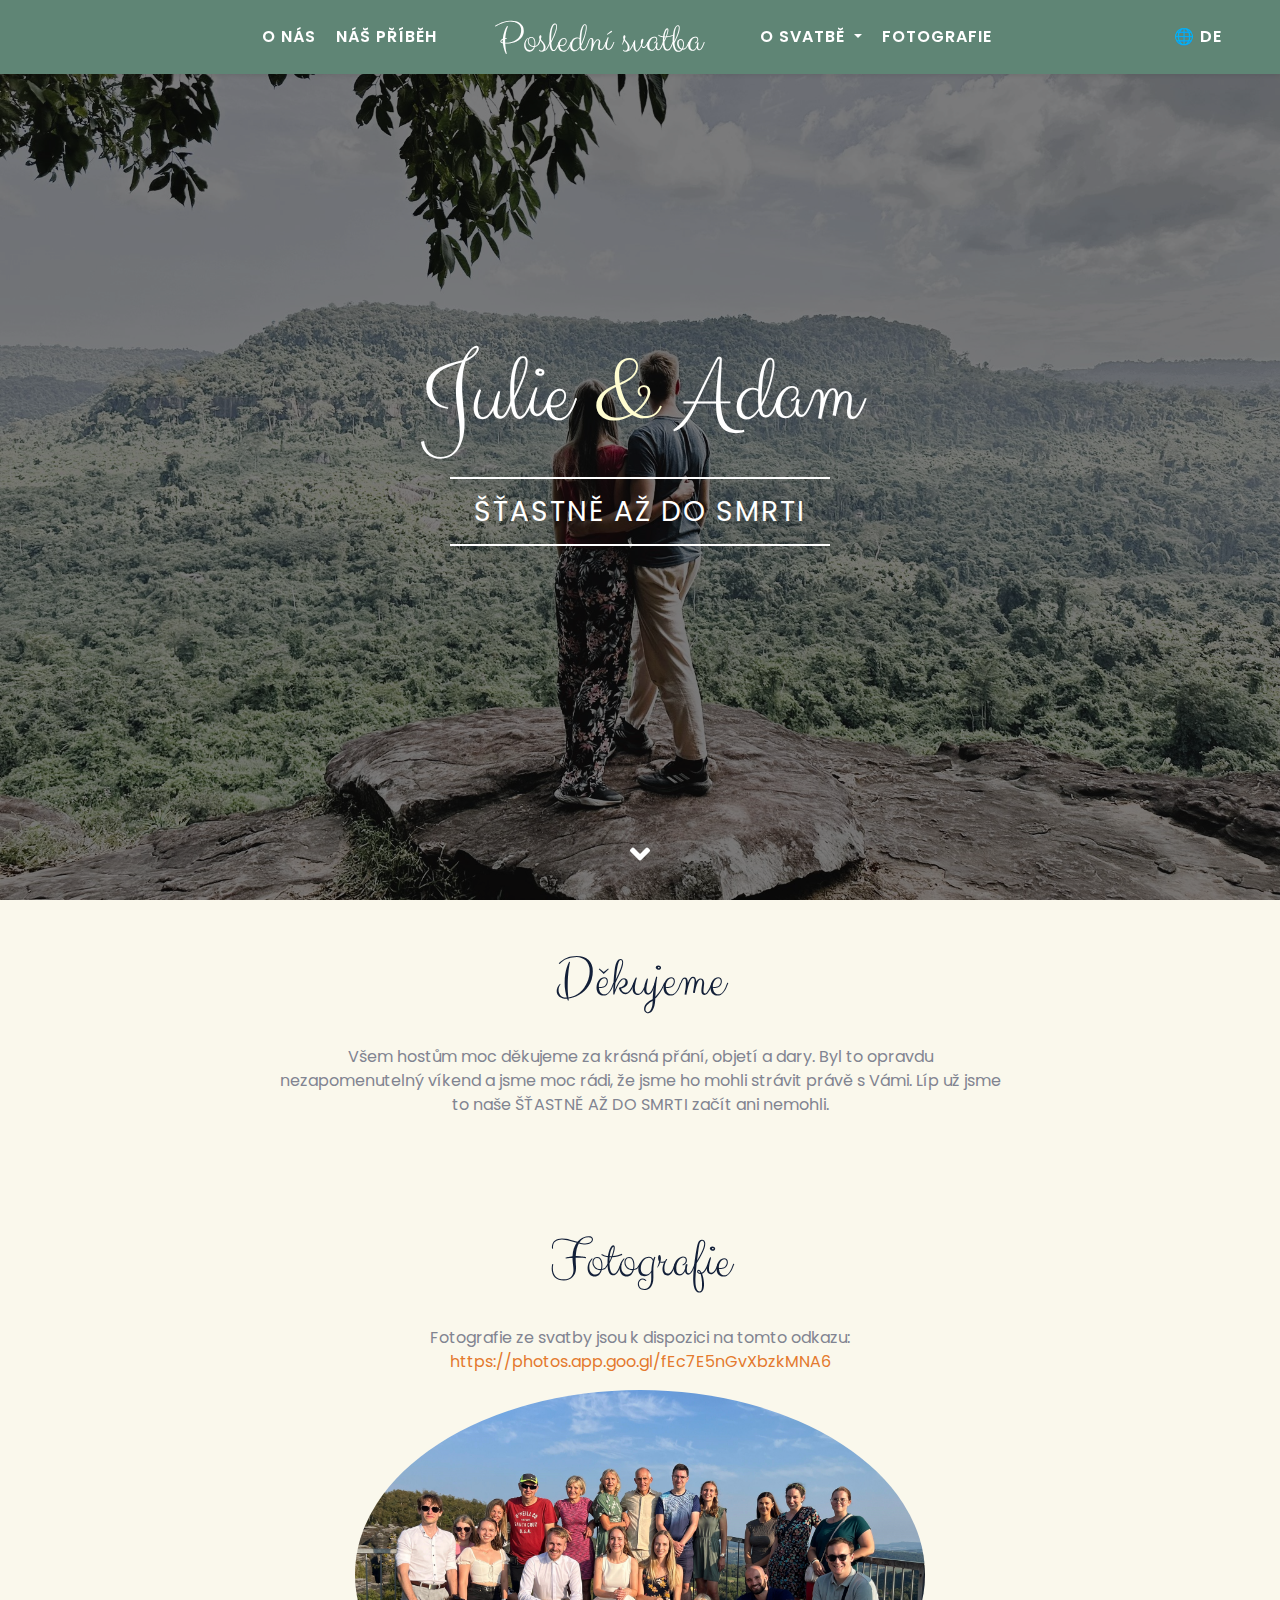
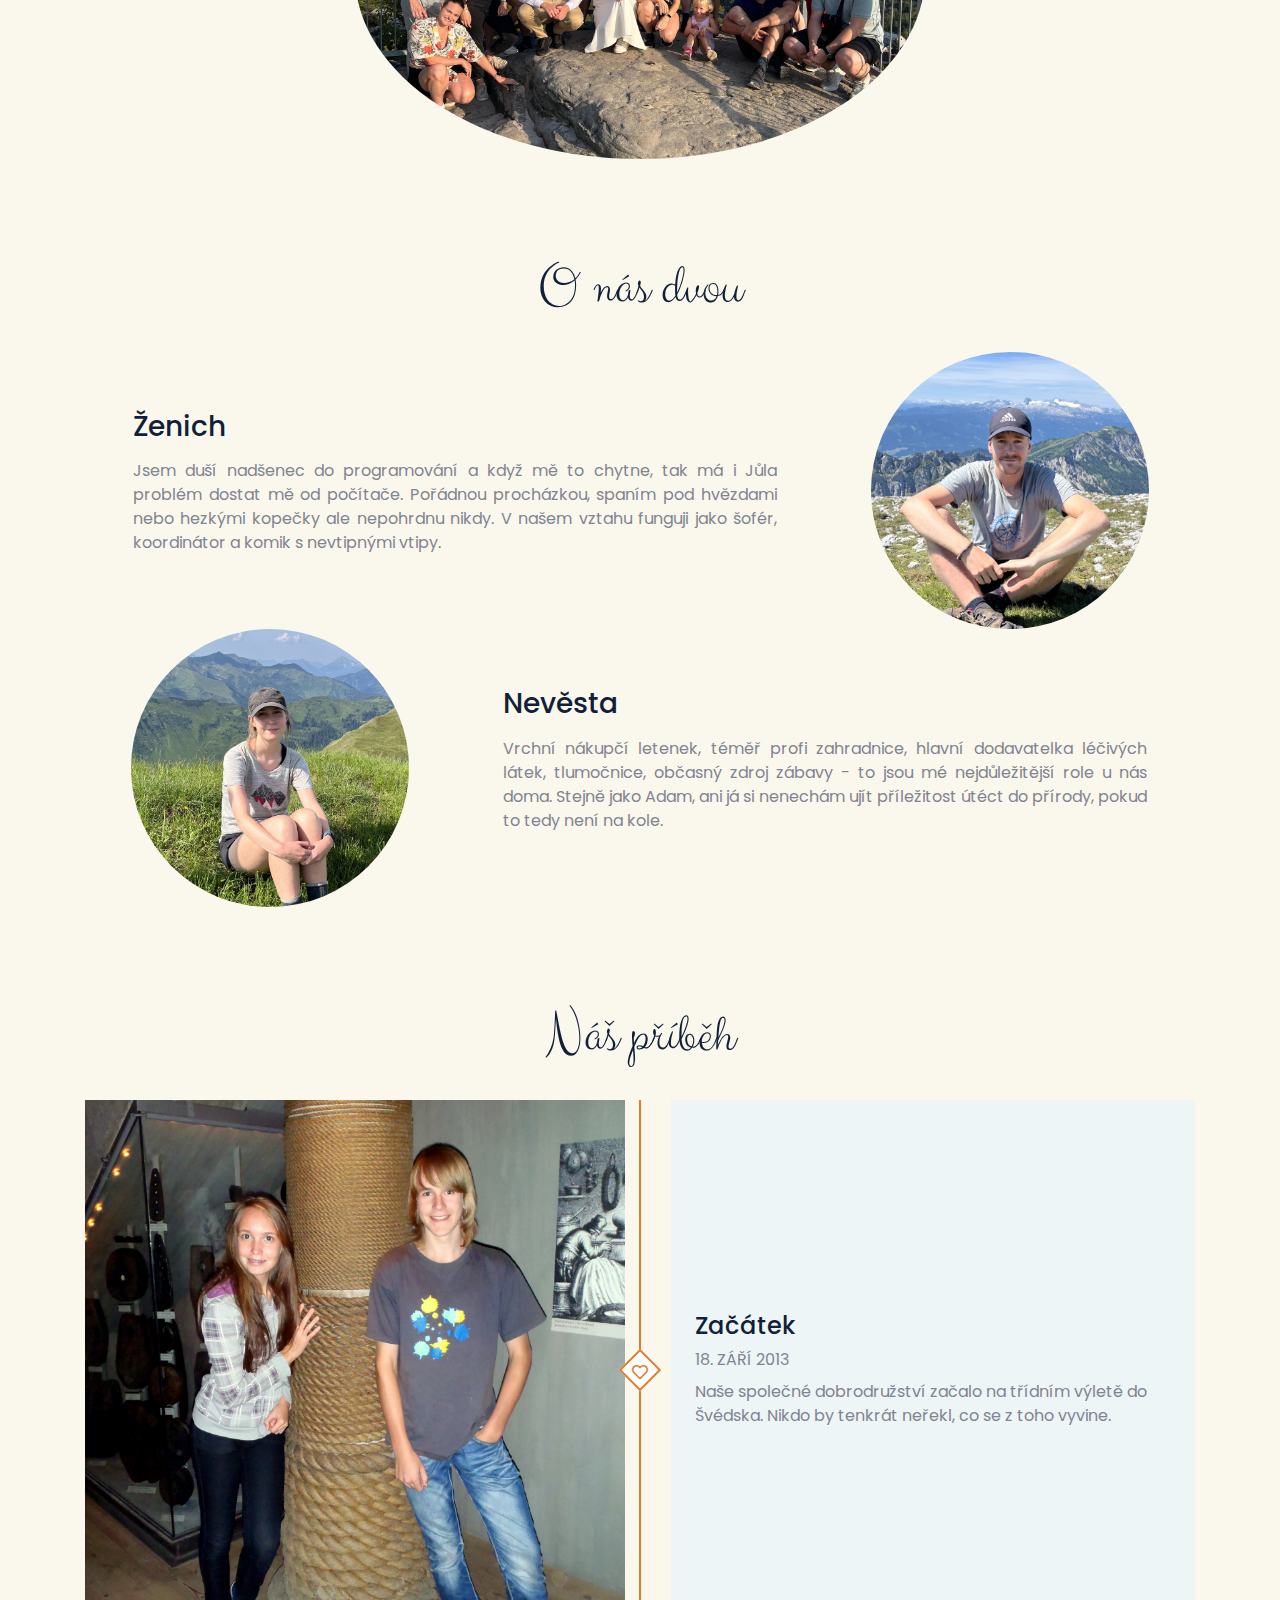
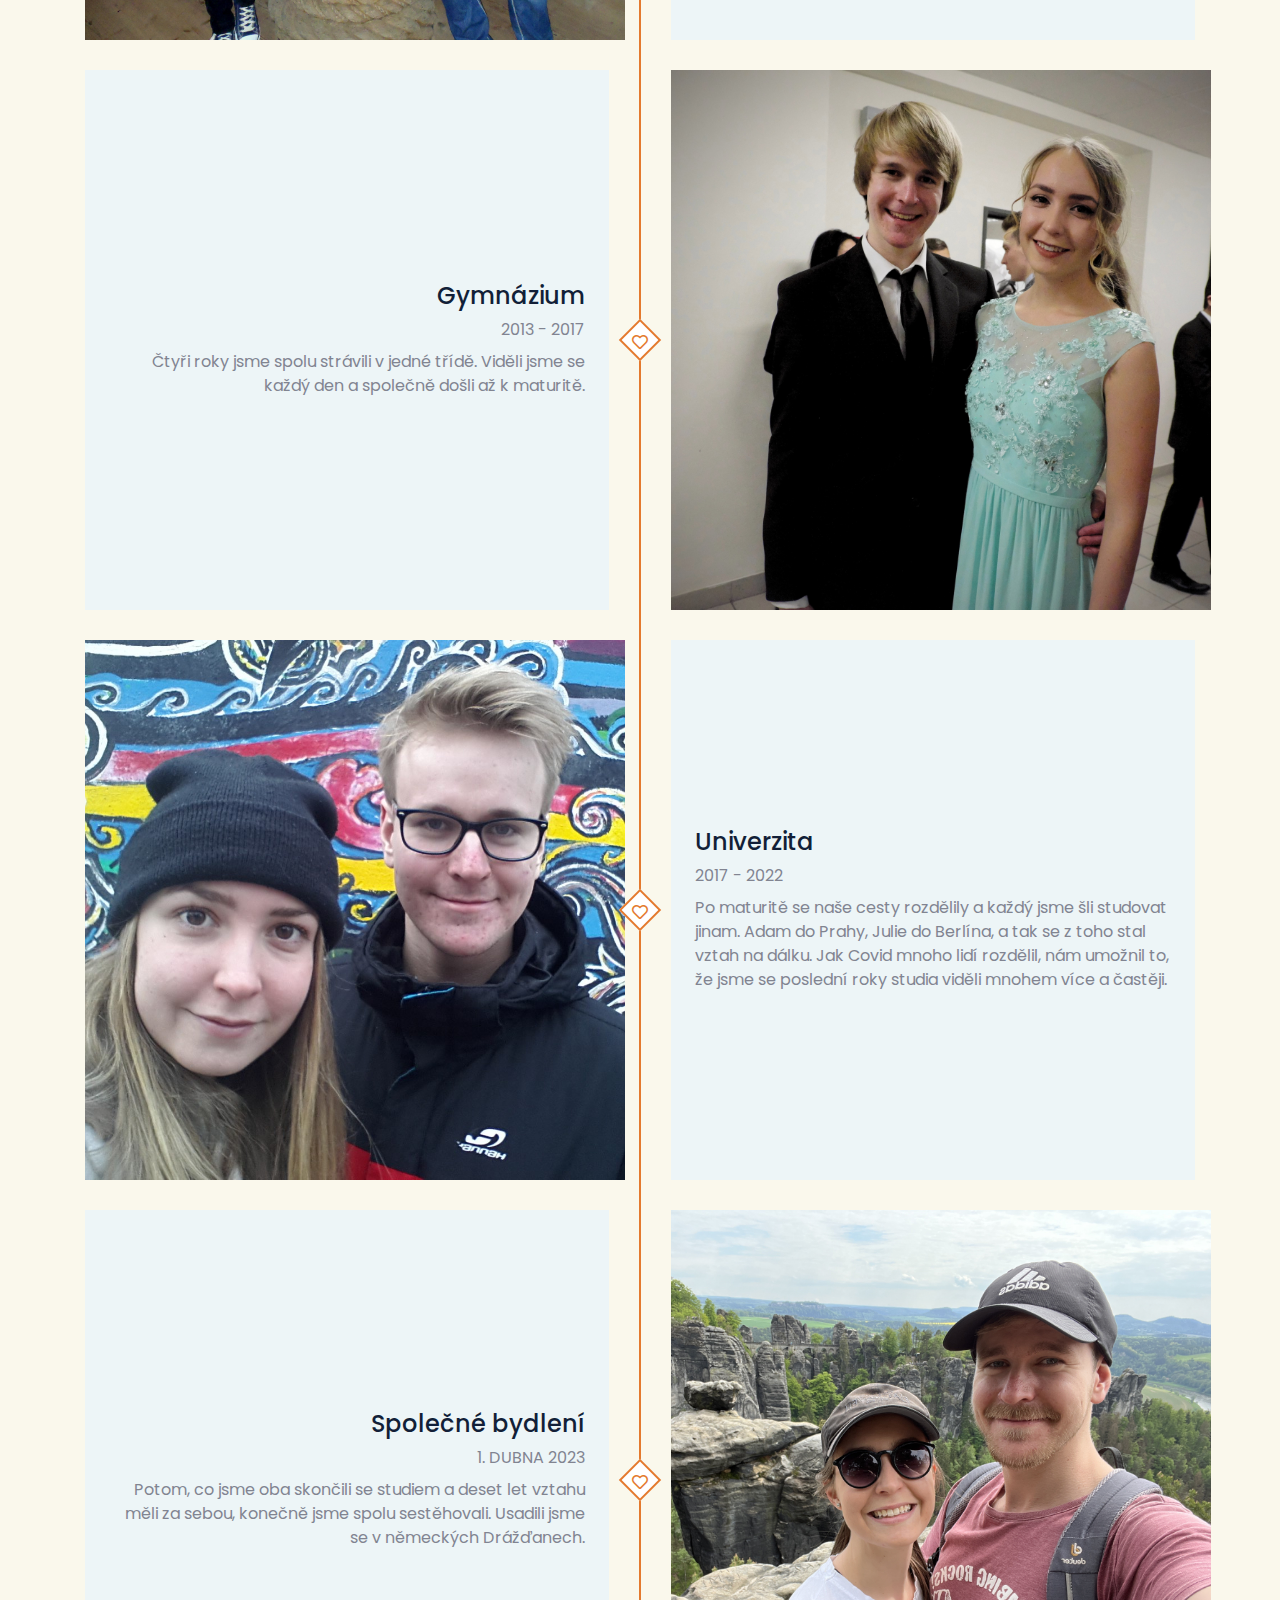
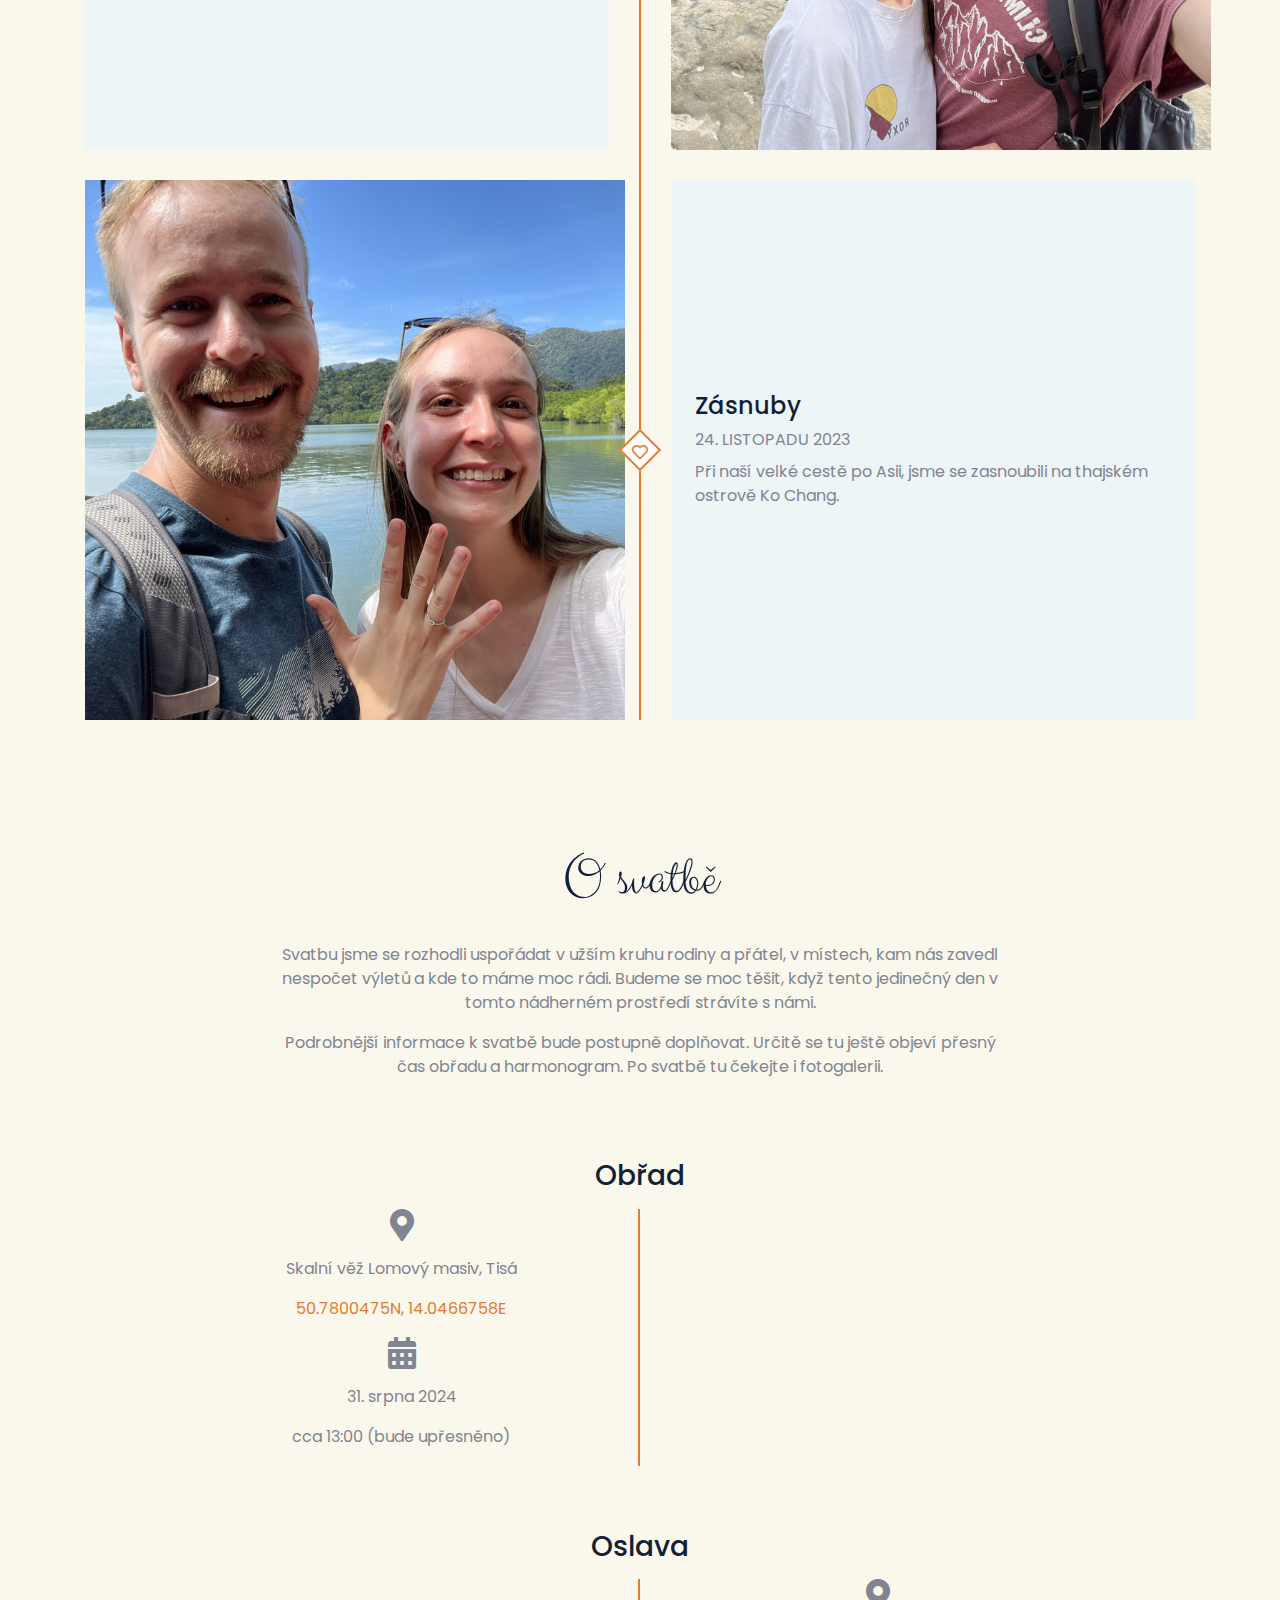
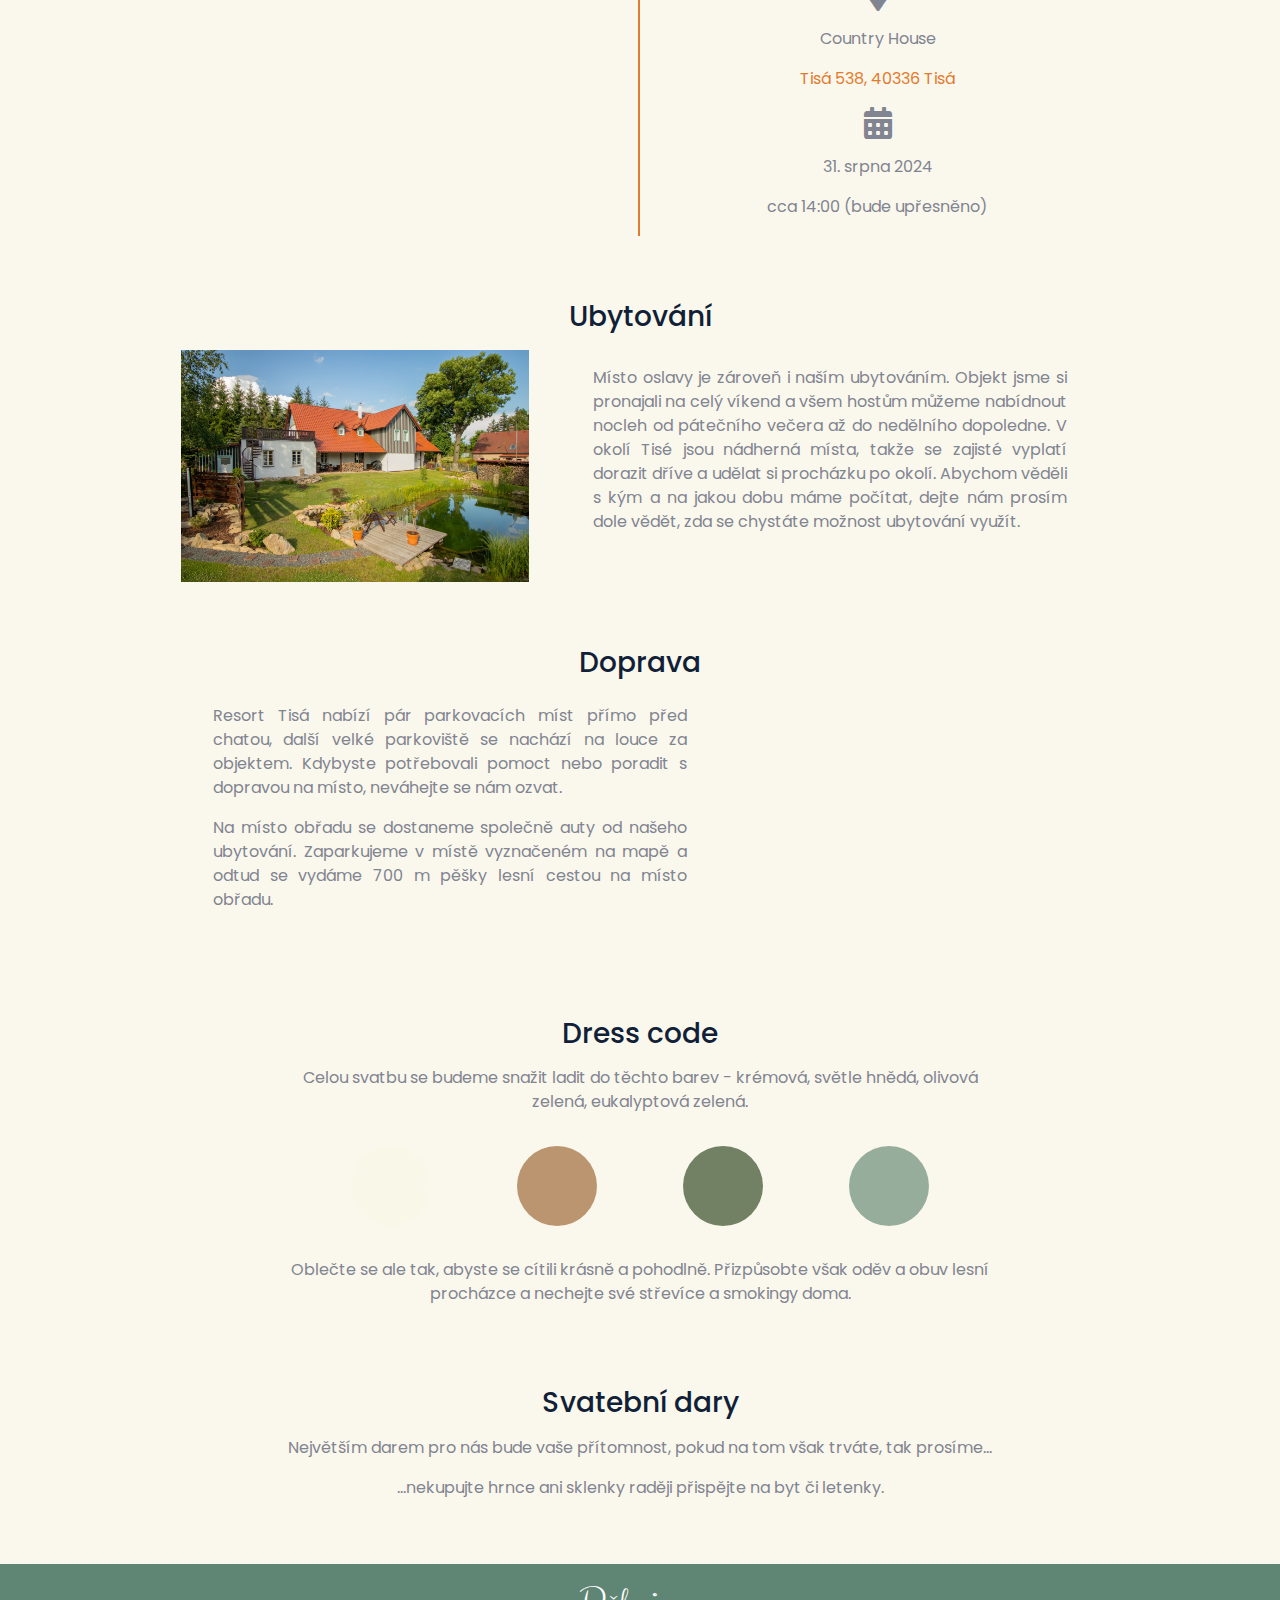
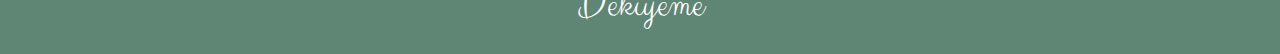
<file: index.html>
<!DOCTYPE html>
<html lang="cs">

<head>
    <meta charset="utf-8" />
    <title>Poslední svatba</title>
    <meta content="width=device-width, initial-scale=1.0" name="viewport" />

    <!-- Favicon -->
    <link href="img/favicon.ico" rel="icon" />

    <!-- Google Web Fonts -->
    <link rel="preconnect" href="https://fonts.gstatic.com" />
    <link
        href="https://fonts.googleapis.com/css2?family=Clicker+Script&family=Poppins:wght@200;300;400;600&display=swap"
        rel="stylesheet" />

    <!-- Font Awesome -->
    <link href="https://cdnjs.cloudflare.com/ajax/libs/font-awesome/5.10.0/css/all.min.css" rel="stylesheet" />

    <!-- Libraries Stylesheet -->
    <!-- <link href="lib/owlcarousel/assets/owl.carousel.min.css" rel="stylesheet"> -->
    <!-- <link href="lib/lightbox/css/lightbox.min.css" rel="stylesheet"> -->

    <!-- Customized Bootstrap Stylesheet -->
    <link href="css/style.css" rel="stylesheet" />
</head>

<body class="bg-beige" data-spy="scroll" data-target=".navbar" data-offset="51">
    <!-- Navbar Start -->
    <nav class="navbar fixed-top shadow-sm navbar-expand-lg bg-dark navbar-dark py-3 py-lg-0 px-lg-5">
        <div class="navbar-nav py-0">
            <a href="#home" class="navbar-brand d-block d-lg-none" data-toggle="collapse"
                data-target=".navbar-collapse.show">
                <h1 class="font-secondary text-white mb-n2">Poslední svatba</h1>
            </a>
        </div>
        <button type="button" class="navbar-toggler" data-toggle="collapse" data-target="#navbarCollapse">
            <span class="navbar-toggler-icon"></span>
        </button>
        <div class="collapse navbar-collapse justify-content-between pt-3 pt-lg-0" id="navbarCollapse">
            <div class="navbar-nav py-0 d-none d-lg-block invisible">
                <a href="./de" class="nav-item nav-link">DE</a>
            </div>
            <div class="navbar-nav ml-auto py-0">
                <a href="#about" class="nav-item nav-link" data-toggle="collapse" data-target=".navbar-collapse.show">O
                    nás</a>
                <a href="#story" class="nav-item nav-link" data-toggle="collapse"
                    data-target=".navbar-collapse.show">Náš příběh</a>
            </div>
            <div class="navbar-nav py-0">
                <a href="#home" class="navbar-brand mx-5 d-none d-lg-block">
                    <h1 class="font-secondary text-white mb-n2">Poslední svatba</h1>
                </a>
            </div>
            <div class="navbar-nav mr-auto py-0">
                <div class="nav-item dropdown">
                    <a class="nav-link dropdown-toggle" href="#" id="navbarDropdown" role="button"
                        data-toggle="dropdown" aria-haspopup="true" aria-expanded="false">
                        O svatbě
                    </a>
                    <div class="dropdown-menu" aria-labelledby="navbarDropdown">
                        <a class="dropdown-item" href="#obrad" data-toggle="collapse"
                            data-target=".navbar-collapse.show">Obřad</a>
                        <a class="dropdown-item" href="#oslava" data-toggle="collapse"
                            data-target=".navbar-collapse.show">Oslava</a>
                        <a class="dropdown-item" href="#doprava" data-toggle="collapse"
                            data-target=".navbar-collapse.show">Doprava</a>
                        <!-- <a class="dropdown-item" href="#harmonogram">Harmonogram</a> -->
                        <a class="dropdown-item" href="#dresscode" data-toggle="collapse"
                            data-target=".navbar-collapse.show">Dress code</a>
                        <a class="dropdown-item" href="#dary" data-toggle="collapse"
                            data-target=".navbar-collapse.show">Svatební dary</a>
                        <!-- <a class="dropdown-item" href="#menu">Menu</a> -->
                    </div>
                </div>
                <a href="#photos" class="nav-item nav-link" data-toggle="collapse"
                    data-target=".navbar-collapse.show">Fotografie</a>
            </div>
            <div class="navbar-nav py-0">
                <a href="./de" class="nav-item nav-link"> 🌐 DE </a>
            </div>
        </div>
    </nav>
    <!-- Navbar End -->

    <!-- Carousel Start -->
    <div class="container-fluid p-0" id="home">
        <div id="header-carousel" class="carousel slide carousel-fade" data-ride="carousel">
            <div class="carousel-inner">
                <div class="carousel-item position-relative active" style="height: 100vh; min-height: 400px">
                    <img class="position-absolute w-100 h-100" src="img/carousel-1.jpg" style="object-fit: cover" />
                    <div class="carousel-caption d-flex flex-column align-items-center justify-content-center">
                        <div class="p-3" style="max-width: 900px">
                            <h1 class="display-1 font-secondary text-white mt-n3 mb-4">
                                Julie <span class="text-primary">&</span><span
                                    style="font-size: 4.5rem">&nbsp;</span>Adam
                            </h1>
                            <div class="d-inline-block border-top border-bottom border-light py-3 px-4">
                                <h3 class="text-uppercase font-weight-normal text-white m-0"
                                    style="letter-spacing: 2px">
                                    Šťastně až do smrti
                                </h3>
                            </div>
                        </div>
                    </div>
                </div>
            </div>
        </div>
    </div>

    <div class="container-fluid py-5 bg-beige" id="thanks">
        <div class="container">
            <div class="section-title position-relative text-center">
                <h1 class="font-secondary display-4">Děkujeme</h1>
            </div>
            <div class="m-0">
                <div class="row justify-content-center">
                    <div class="col-md-8 text-center">
                        <p>
                            Všem hostům moc děkujeme za krásná přání, objetí a dary. Byl to
                            opravdu nezapomenutelný víkend a jsme moc rádi, že jsme ho mohli
                            strávit právě s Vámi. Líp už jsme to naše ŠŤASTNĚ AŽ DO SMRTI
                            začít ani nemohli.
                        </p>
                    </div>
                </div>
            </div>
        </div>
    </div>

    <div class="container-fluid py-5 bg-beige" id="photos">
        <div class="container">
            <div class="section-title position-relative text-center">
                <h1 class="font-secondary display-4">Fotografie</h1>
            </div>
            <div class="m-0">
                <div class="row justify-content-center">
                    <div class="col-md-8 text-center">
                        <p style="overflow: hidden;">
                            Fotografie ze svatby jsou k dispozici na tomto odkazu:
                            <a target="_blank" rel="noopener noreferrer" href="https://photos.app.goo.gl/fEc7E5nGvXbzkMNA6">https://photos.app.goo.gl/fEc7E5nGvXbzkMNA6</a>
                        </p>
                    </div>
                </div>
            </div>
            <div class="row justify-content-center">
                <div class="col-md-8 p-0 text-center">
                    <!-- <img class="w-75" src="img/dekujeme.jpg" style="object-fit: cover" /> -->
                    <img class="rounded-circle w-75" src="img/dekujeme2.jpg" style="object-fit: cover" />
                </div>
            </div>
        </div>
    </div>

    <div class="container-fluid py-5 bg-beige" id="about">
        <div class="container">
            <div class="section-title position-relative text-center">
                <h1 class="font-secondary display-4">O nás dvou</h1>
            </div>
            <div class="row m-0 mb-4 mb-lg-0 pb-5 pb-md-0">
                <div class="col-md-8 p-0 text-center text-md-right">
                    <div class="h-100 d-flex flex-column justify-content-center px-md-5">
                        <h3 class="mb-3 text-left">Ženich</h3>
                        <p class="text-justify">
                            Jsem duší nadšenec do programování a když mě to chytne, tak má i
                            Jůla problém dostat mě od počítače. Pořádnou procházkou, spaním
                            pod hvězdami nebo hezkými kopečky ale nepohrdnu nikdy. V našem
                            vztahu funguji jako šofér, koordinátor a komik s nevtipnými
                            vtipy.
                        </p>
                    </div>
                </div>
                <div class="col-md-4 p-0 text-center">
                    <img class="rounded-circle w-75" src="img/adam.jpg" style="object-fit: cover" />
                </div>
            </div>
            <div class="row m-0">
                <div class="col-md-8 p-0 text-center text-md-left order-md-1">
                    <div class="h-100 d-flex flex-column justify-content-center px-md-5">
                        <h3 class="mb-3">Nevěsta</h3>
                        <p class="text-justify">
                            Vrchní nákupčí letenek, téměř profi zahradnice, hlavní
                            dodavatelka léčivých látek, tlumočnice, občasný zdroj zábavy -
                            to jsou mé nejdůležitější role u nás doma. Stejně jako Adam, ani
                            já si nenechám ujít příležitost útéct do přírody, pokud to tedy
                            není na kole.
                        </p>
                    </div>
                </div>
                <div class="col-md-4 p-0 text-center">
                    <img class="rounded-circle w-75" src="img/julie.jpg" style="object-fit: cover" />
                </div>
            </div>
        </div>
    </div>
    <!-- About End -->

    <!-- Story Start -->
    <div class="container-fluid py-5" id="story">
        <div class="container">
            <div class="section-title position-relative text-center">
                <h1 class="font-secondary display-4">Náš příběh</h1>
            </div>
            <div class="container timeline position-relative p-0">
                <div class="row">
                    <div class="col-md-6 order-3 order-md-1 text-center text-md-right">
                        <img class="img-fluid mt-3 mt-md-0 mr-md-3" src="img/story-1.jpg" alt="" />
                    </div>
                    <div class="col-md-6 order-2 text-center text-md-left">
                        <div class="h-100 d-flex flex-column justify-content-center bg-secondary p-4 ml-md-3">
                            <h4 class="mb-2">Začátek</h4>
                            <p class="text-uppercase mb-2">18. září 2013</p>
                            <p class="m-0">
                                Naše společné dobrodružství začalo na třídním výletě do
                                Švédska. Nikdo by tenkrát neřekl, co se z toho vyvine.
                            </p>
                        </div>
                    </div>
                </div>
                <div class="row">
                    <div class="col-md-6 text-center text-md-right">
                        <div class="h-100 d-flex flex-column justify-content-center bg-secondary p-4 mr-md-3">
                            <h4 class="mb-2">Gymnázium</h4>
                            <p class="text-uppercase mb-2">2013 - 2017</p>
                            <p class="m-0">
                                Čtyři roky jsme spolu strávili v jedné třídě. Viděli jsme se
                                každý den a společně došli až k maturitě.
                            </p>
                        </div>
                    </div>
                    <div class="col-md-6 text-center text-md-left">
                        <img class="img-fluid mt-3 mt-md-0 ml-md-3" src="img/story-2.jpg" alt="" />
                    </div>
                </div>
                <div class="row">
                    <div class="col-md-6 order-3 order-md-1 text-center text-md-right">
                        <img class="img-fluid mt-3 mt-md-0 mr-md-3" src="img/story-3.jpg" alt="" />
                    </div>
                    <div class="col-md-6 order-2 text-center text-md-left">
                        <div class="h-100 d-flex flex-column justify-content-center bg-secondary p-4 ml-md-3">
                            <h4 class="mb-2">Univerzita</h4>
                            <p class="text-uppercase mb-2">2017 - 2022</p>
                            <p class="m-0">
                                Po maturitě se naše cesty rozdělily a každý jsme šli studovat
                                jinam. Adam do Prahy, Julie do Berlína, a tak se z toho stal
                                vztah na dálku. Jak Covid mnoho lidí rozdělil, nám umožnil to,
                                že jsme se poslední roky studia viděli mnohem více a častěji.
                            </p>
                        </div>
                    </div>
                </div>
                <div class="row">
                    <div class="col-md-6 text-center text-md-right">
                        <div class="h-100 d-flex flex-column justify-content-center bg-secondary p-4 mr-md-3">
                            <h4 class="mb-2">Společné bydlení</h4>
                            <p class="text-uppercase mb-2">1. dubna 2023</p>
                            <p class="m-0">
                                Potom, co jsme oba skončili se studiem a deset let vztahu měli
                                za sebou, konečně jsme spolu sestěhovali. Usadili jsme se v
                                německých Drážďanech.
                            </p>
                        </div>
                    </div>
                    <div class="col-md-6 text-center text-md-left">
                        <img class="img-fluid mt-3 mt-md-0 ml-md-3" src="img/story-4.jpg" alt="" />
                    </div>
                </div>
                <div class="row">
                    <div class="col-md-6 order-3 order-md-1 text-center text-md-right">
                        <img class="img-fluid mt-3 mt-md-0 mr-md-3" src="img/story-5.jpg" alt="" />
                    </div>
                    <div class="col-md-6 order-2 text-center text-md-left">
                        <div class="h-100 d-flex flex-column justify-content-center bg-secondary p-4 ml-md-3">
                            <h4 class="mb-2">Zásnuby</h4>
                            <p class="text-uppercase mb-2">24. listopadu 2023</p>
                            <p class="m-0">
                                Při naší velké cestě po Asii, jsme se zasnoubili na thajském
                                ostrově Ko Chang.
                            </p>
                        </div>
                    </div>
                </div>
            </div>
        </div>
    </div>
    <!-- Story End -->

    <!-- Event Start -->
    <div class="container-fluid py-5" id="event">
        <div class="container">
            <div class="section-title position-relative text-center">
                <h1 class="font-secondary display-4">O svatbě</h1>
            </div>
            <div class="row justify-content-center">
                <div class="col-md-8 text-center">
                    <p>
                        Svatbu jsme se rozhodli uspořádat v užším kruhu rodiny a přátel, v
                        místech, kam nás zavedl nespočet výletů a kde to máme moc rádi.
                        Budeme se moc těšit, když tento jedinečný den v tomto nádherném
                        prostředí strávíte s námi.
                    </p>
                    <p>
                        Podrobnější informace k svatbě bude postupně doplňovat. Určitě se
                        tu ještě objeví přesný čas obřadu a harmonogram. Po svatbě tu
                        čekejte i fotogalerii.
                    </p>
                </div>
            </div>
            <div id="obrad" class="container-fluid text-center pt-5">
                <h3 class="my-3">Obřad</h3>
            </div>
            <div class="row justify-content-center">
                <div class="col-md-6 col-lg-5 border-right border-primary">
                    <div class="text-center">
                        <i class="fa fa-2x fa-map-marker-alt mb-3"></i>
                        <p class="">Skalní věž Lomový masiv, Tisá</p>
                        <a href="https://mapy.cz/s/dusogemaga" target="_blank" class="d-block">50.7800475N,
                            14.0466758E</a>

                        <i class="fa fa-2x fa-calendar-alt my-3"></i>
                        <p class="">31. srpna 2024</p>
                        <p class="">cca 13:00 (bude upřesněno)</p>
                    </div>
                </div>
                <div class="col-md-6 col-lg-5 text-center mt-3 mt-md-0">
                    <iframe class="w-100 h-100" style="border: none; min-height: 250px"
                        src="https://frame.mapy.cz/s/gureforezo" width="400" height="400" frameborder="0"></iframe>
                </div>
            </div>
            <div id="oslava" class="container-fluid text-center pt-5">
                <h3 class="my-3">Oslava</h3>
            </div>
            <div class="row justify-content-center">
                <div class="col-md-6 col-lg-5 order-3 order-md-1 mt-3 mt-md-0 text-center border-right border-primary">
                    <iframe class="w-100 h-100" style="border: none; min-height: 250px"
                        src="https://frame.mapy.cz/s/lefanusoba" width="400" height="400" frameborder="0"></iframe>
                </div>
                <div class="col-md-6 col-lg-5 order-2">
                    <div class="text-center">
                        <i class="fa fa-2x fa-map-marker-alt mb-3"></i>
                        <p class="">Country House</p>
                        <a class="d-block" href="https://mapy.cz/s/fohovuseno" target="_blank">Tisá 538, 40336 Tisá</a>
                        <i class="fa fa-2x fa-calendar-alt my-3"></i>
                        <p class="">31. srpna 2024</p>
                        <p class="">cca 14:00 (bude upřesněno)</p>
                    </div>
                </div>
            </div>
            <div id="ubytovani" class="container-fluid text-center pt-5">
                <h3 class="my-3">Ubytování</h3>
            </div>
            <div class="row justify-content-center">
                <div class="col-lg-4 order-3 order-lg-1 p-0 text-center px-5 px-lg-3">
                    <img class="w-100 h-100" src="img/ubytovani.jpg" style="object-fit: cover" />
                </div>
                <div class="col-lg-6 order-2 p-0 text-center text-md-left">
                    <div class="h-100 d-flex flex-column justify-content-center px-3 px-md-5 text-justify pb-3">
                        <p>
                            Místo oslavy je zároveň i naším ubytováním. Objekt jsme si
                            pronajali na celý víkend a všem hostům můžeme nabídnout nocleh
                            od pátečního večera až do nedělního dopoledne. V okolí Tisé jsou
                            nádherná místa, takže se zajisté vyplatí dorazit dříve a udělat
                            si procházku po okolí. Abychom věděli s kým a na jakou dobu máme
                            počítat, dejte nám prosím dole vědět, zda se chystáte možnost
                            ubytování využít.
                        </p>
                    </div>
                </div>
            </div>
            <div id="doprava" class="container-fluid text-center pt-5">
                <h3 class="my-3">Doprava</h3>
            </div>
            <div class="row justify-content-center">
                <div class="col-lg-6 p-0 text-center text-md-left">
                    <div class="h-100 d-flex flex-column justify-content-center px-3 px-md-5 text-justify pb-3">
                        <p>
                            Resort Tisá nabízí pár parkovacích míst přímo před chatou, další
                            velké parkoviště se nachází na louce za objektem. Kdybyste
                            potřebovali pomoct nebo poradit s dopravou na místo, neváhejte
                            se nám ozvat.
                        </p>
                        <p>
                            Na místo obřadu se dostaneme společně auty od našeho ubytování.
                            Zaparkujeme v místě vyznačeném na mapě a odtud se vydáme 700 m
                            pěšky lesní cestou na místo obřadu.
                        </p>
                    </div>
                </div>
                <div class="col-lg-4 px-5 px-lg-3 text-center">
                    <iframe class="w-100 h-100" style="border: none; min-height: 250px"
                        src="https://frame.mapy.cz/s/kagafarava" width="400" height="400" frameborder="0"></iframe>
                </div>
            </div>
            <div id="dresscode" class="container-fluid text-center pt-5">
                <h3 class="my-3">Dress code</h3>
            </div>
            <div class="row justify-content-center">
                <div class="col-md-8 text-center">
                    <p class="">
                        Celou svatbu se budeme snažit ladit do těchto barev - krémová,
                        světle hnědá, olivová zelená, eukalyptová zelená.
                    </p>
                    <div class="row my-3 px-md-5">
                        <div class="col-6 col-lg p-3">
                            <div class="mx-auto rounded-circle shadow-box"
                                style="width: 80px; height: 80px; background-color: #f9f7e8"></div>
                        </div>
                        <div class="col-6 col-lg p-3">
                            <div class="mx-auto rounded-circle shadow-box"
                                style="width: 80px; height: 80px; background-color: #bb956f"></div>
                        </div>
                        <div class="col-6 col-lg p-3">
                            <div class="mx-auto rounded-circle shadow-box"
                                style="width: 80px; height: 80px; background-color: #728064"></div>
                        </div>
                        <div class="col-6 col-lg p-3">
                            <div class="mx-auto rounded-circle shadow-box"
                                style="width: 80px; height: 80px; background-color: #97ad9c"></div>
                        </div>
                    </div>
                    <p class="">
                        Oblečte se ale tak, abyste se cítili krásně a pohodlně.
                        Přizpůsobte však oděv a obuv lesní procházce a nechejte své
                        střevíce a smokingy doma.
                    </p>
                </div>
            </div>

            <div id="dary" class="container-fluid text-center pt-5">
                <h3 class="my-3">Svatební dary</h3>
            </div>
            <div class="row justify-content-center">
                <div class="col-md-8 text-center">
                    <p class="">
                        Největším darem pro nás bude vaše přítomnost, pokud na tom však
                        trváte, tak prosíme…
                    </p>
                    <p class="">
                        …nekupujte hrnce ani sklenky raději přispějte na byt či letenky.
                    </p>
                </div>
            </div>
        </div>
    </div>
    <!-- Event End -->

    <!-- RSVP Start -->
    <div class="d-none container-fluid py-5" id="rsvp">
        <div class="container">
            <div class="section-title position-relative text-center">
                <h1 class="font-secondary display-4">Dejte nám vědět</h1>
            </div>
            <div class="row justify-content-center">
                <div class="col-md-8 text-center">
                    <p class="">
                        Rádi bychom, a Vy zajisté také, aby v den svatby vše probíhalo
                        hladce. Zodpovězte prosím pár následujících krátkých dotazů a
                        pomozte nám tak s přípravou svatby.
                    </p>
                    <p>Děkujeme a těšíme se na Vás!</p>
                </div>
            </div>
            <div class="row justify-content-center">
                <iframe
                    src="https://docs.google.com/forms/d/e/1FAIpQLSeHJ8Q3zKLJccSS4lAytOGpUix4uXPCNTH4fBuJ6aNAYPwSNw/viewform?embedded=true"
                    width="640" height="625" frameborder="0" marginheight="0" marginwidth="0">Načítání…
                </iframe>
            </div>
        </div>
    </div>
    <!-- RSVP End -->

    <!-- Footer Start -->
    <div class="container-fluid bg-dark text-white py-3" id="contact">
        <div class="container text-center">
            <div class="position-relative text-center">
                <h1 class="font-secondary text-white">Děkujeme</h1>
                <!-- <i class="far fa-heart text-white"></i> -->
            </div>
        </div>
    </div>
    <!-- Footer End -->

    <!-- Scroll to Bottom -->
    <i class="fa fa-2x fa-angle-down text-white scroll-to-bottom"></i>

    <!-- Back to Top -->
    <!-- <a href="#" class="btn btn-lg btn-outline-primary btn-lg-square back-to-top"><i class="fa fa-angle-double-up"></i></a> -->

    <!-- JavaScript Libraries -->
    <script src="https://code.jquery.com/jquery-3.4.1.min.js"></script>
    <script src="https://stackpath.bootstrapcdn.com/bootstrap/4.4.1/js/bootstrap.bundle.min.js"></script>
    <script src="lib/easing/easing.min.js"></script>
    <script src="lib/waypoints/waypoints.min.js"></script>
    <!-- <script src="lib/owlcarousel/owl.carousel.min.js"></script> -->
    <!-- <script src="lib/isotope/isotope.pkgd.min.js"></script> -->
    <!-- <script src="lib/lightbox/js/lightbox.min.js"></script> -->

    <!-- Template Javascript -->
    <script src="js/main.js"></script>
</body>

</html>
</file>
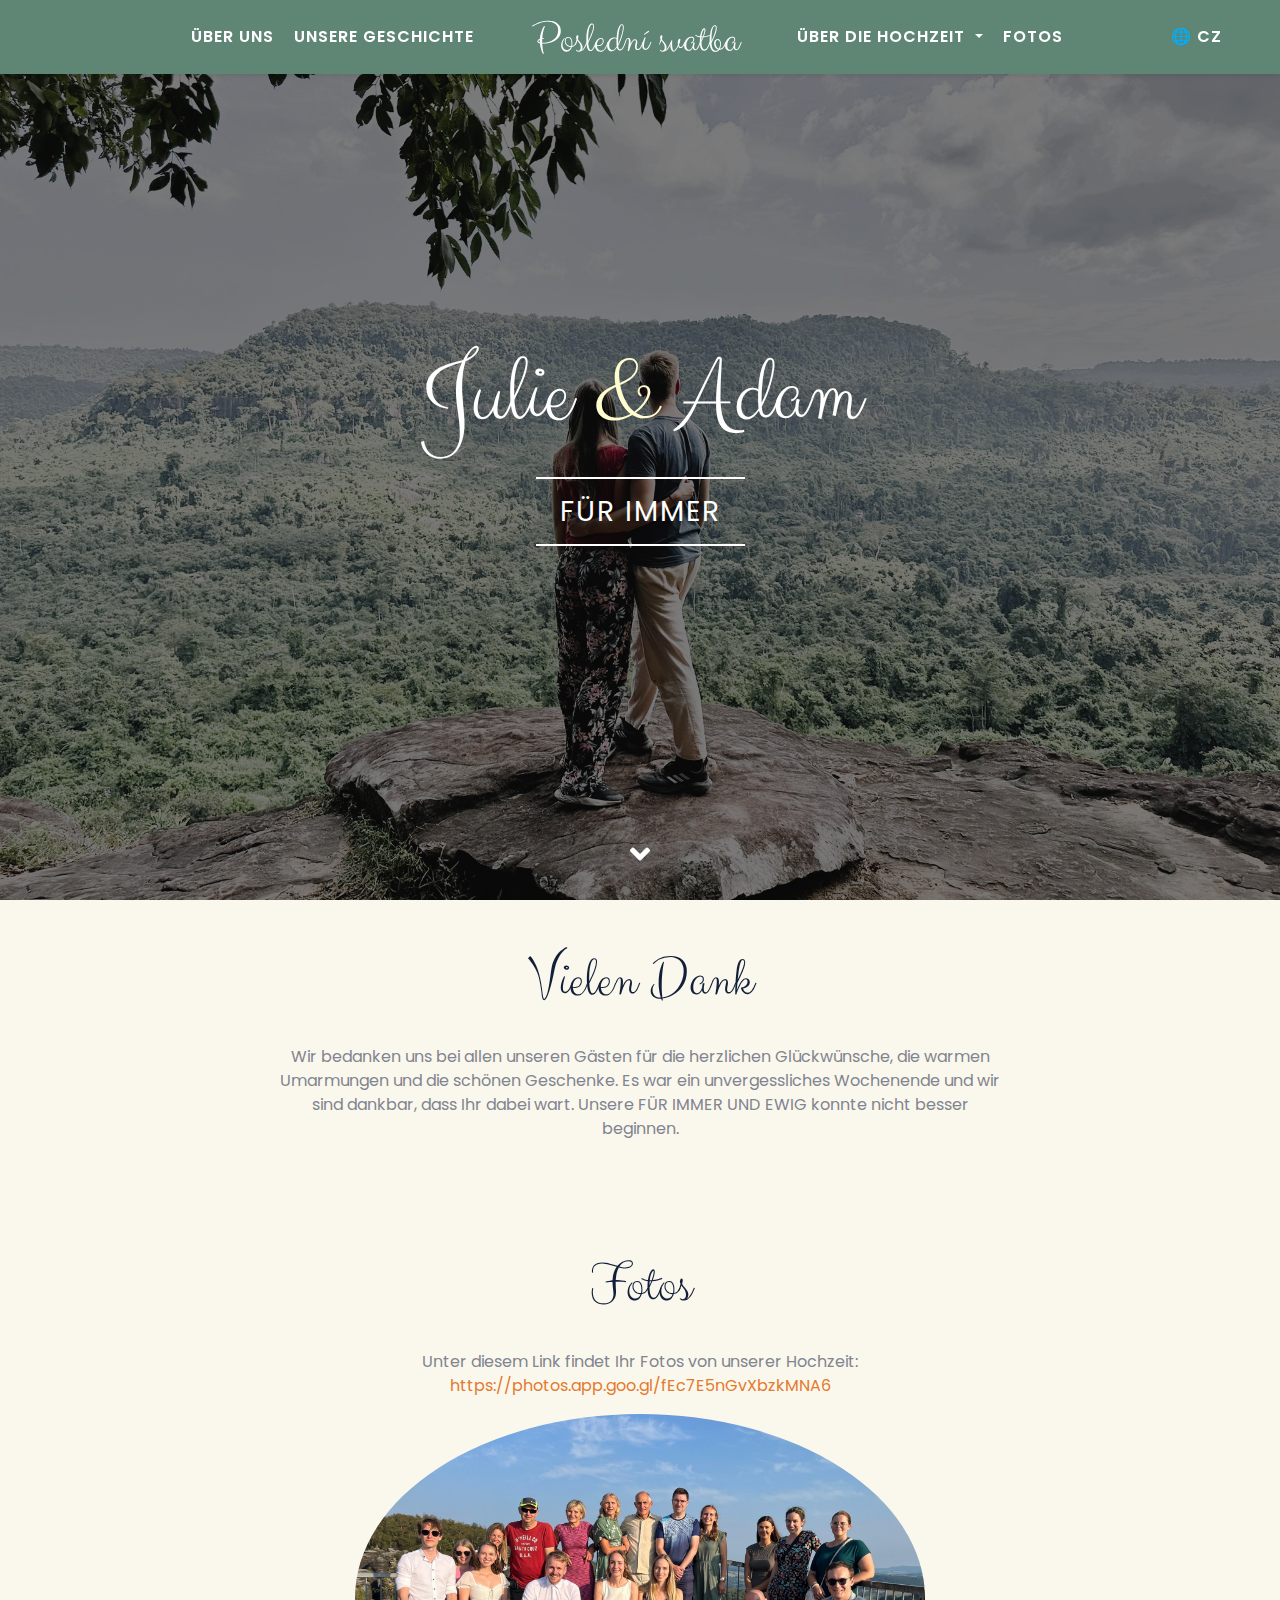
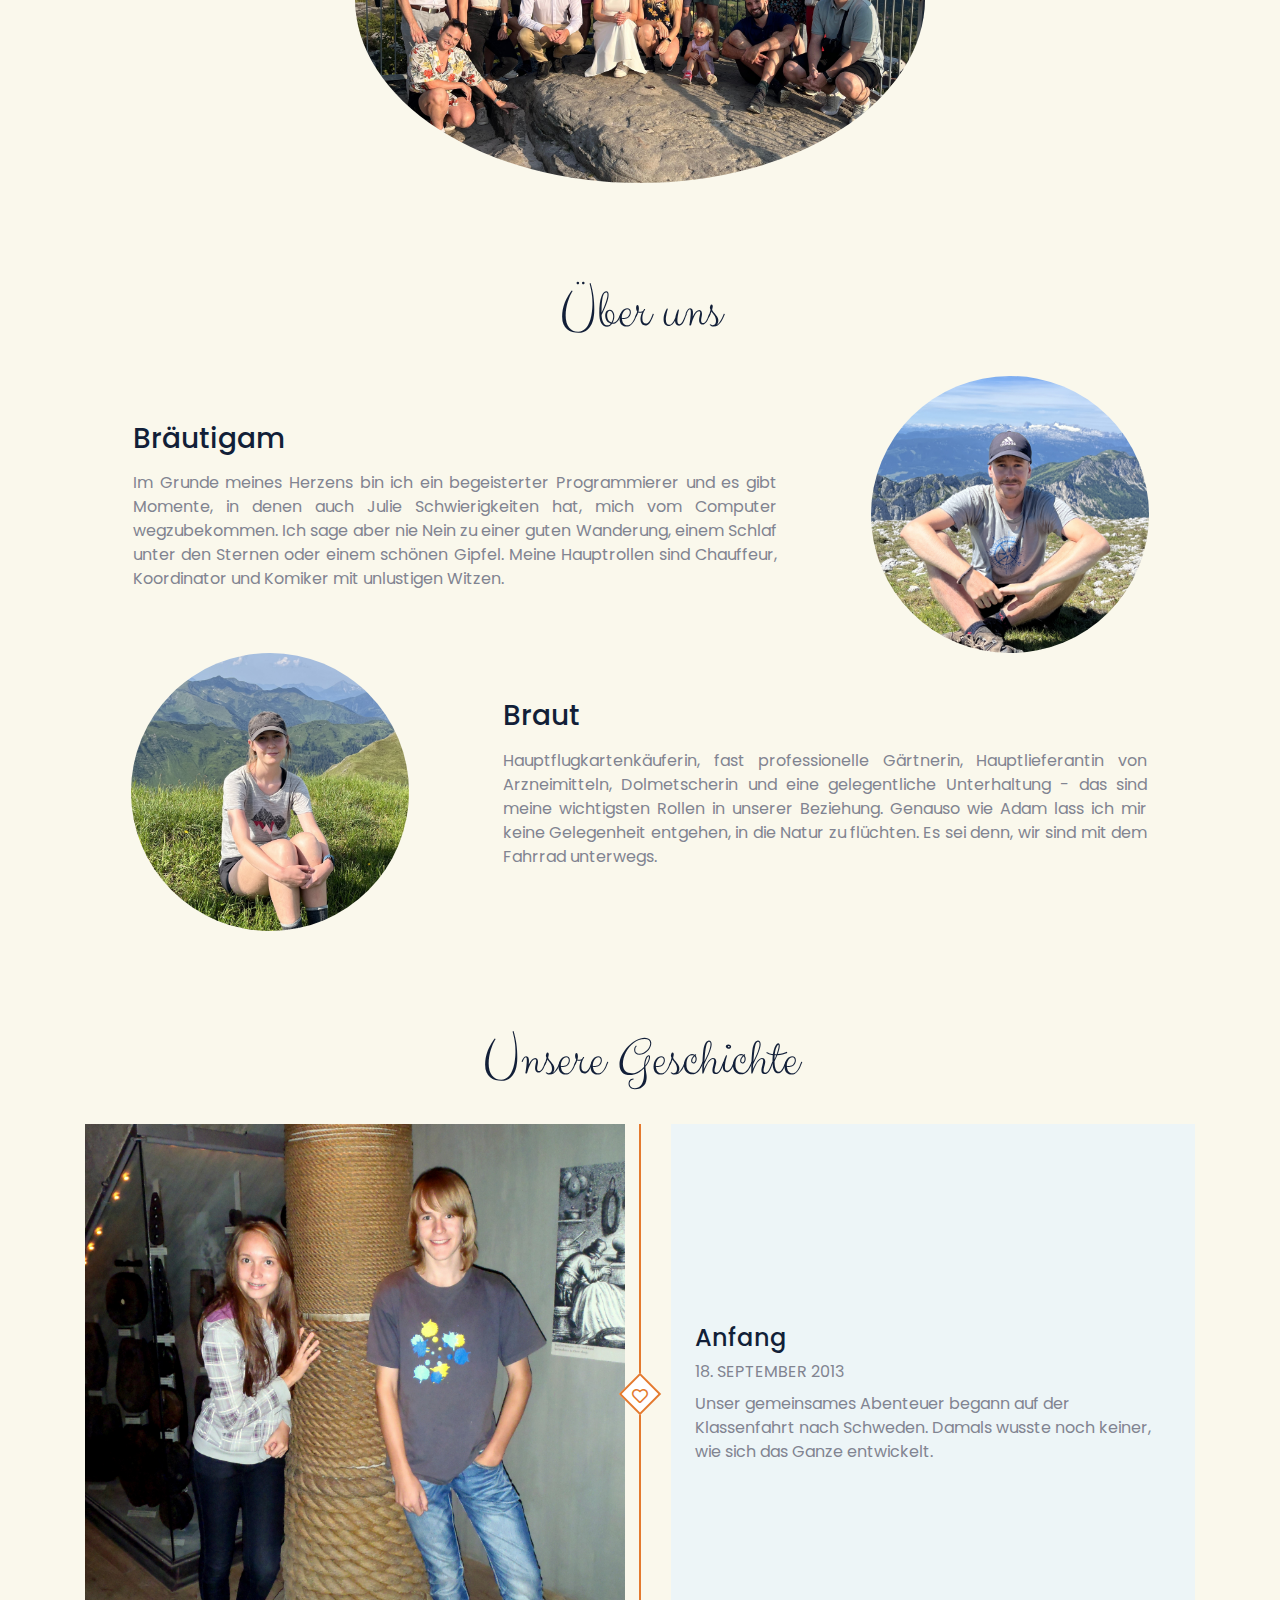
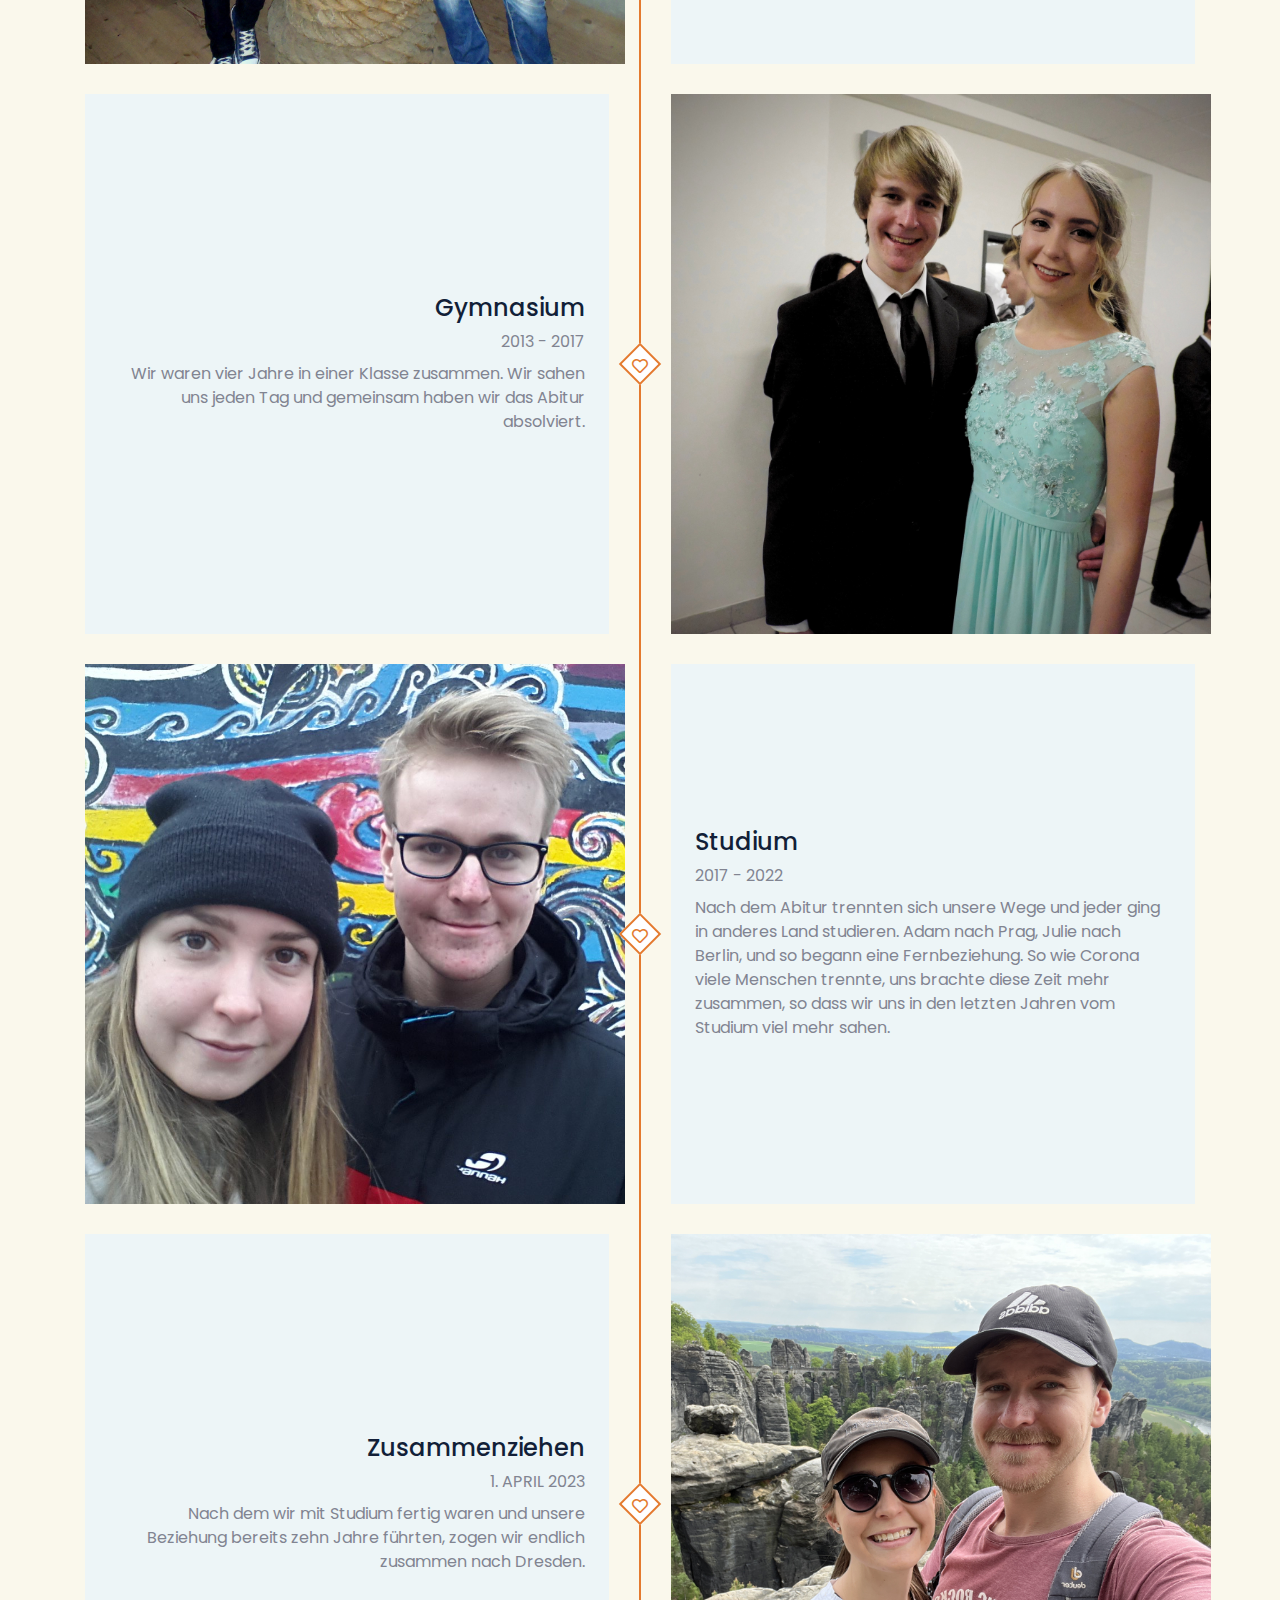
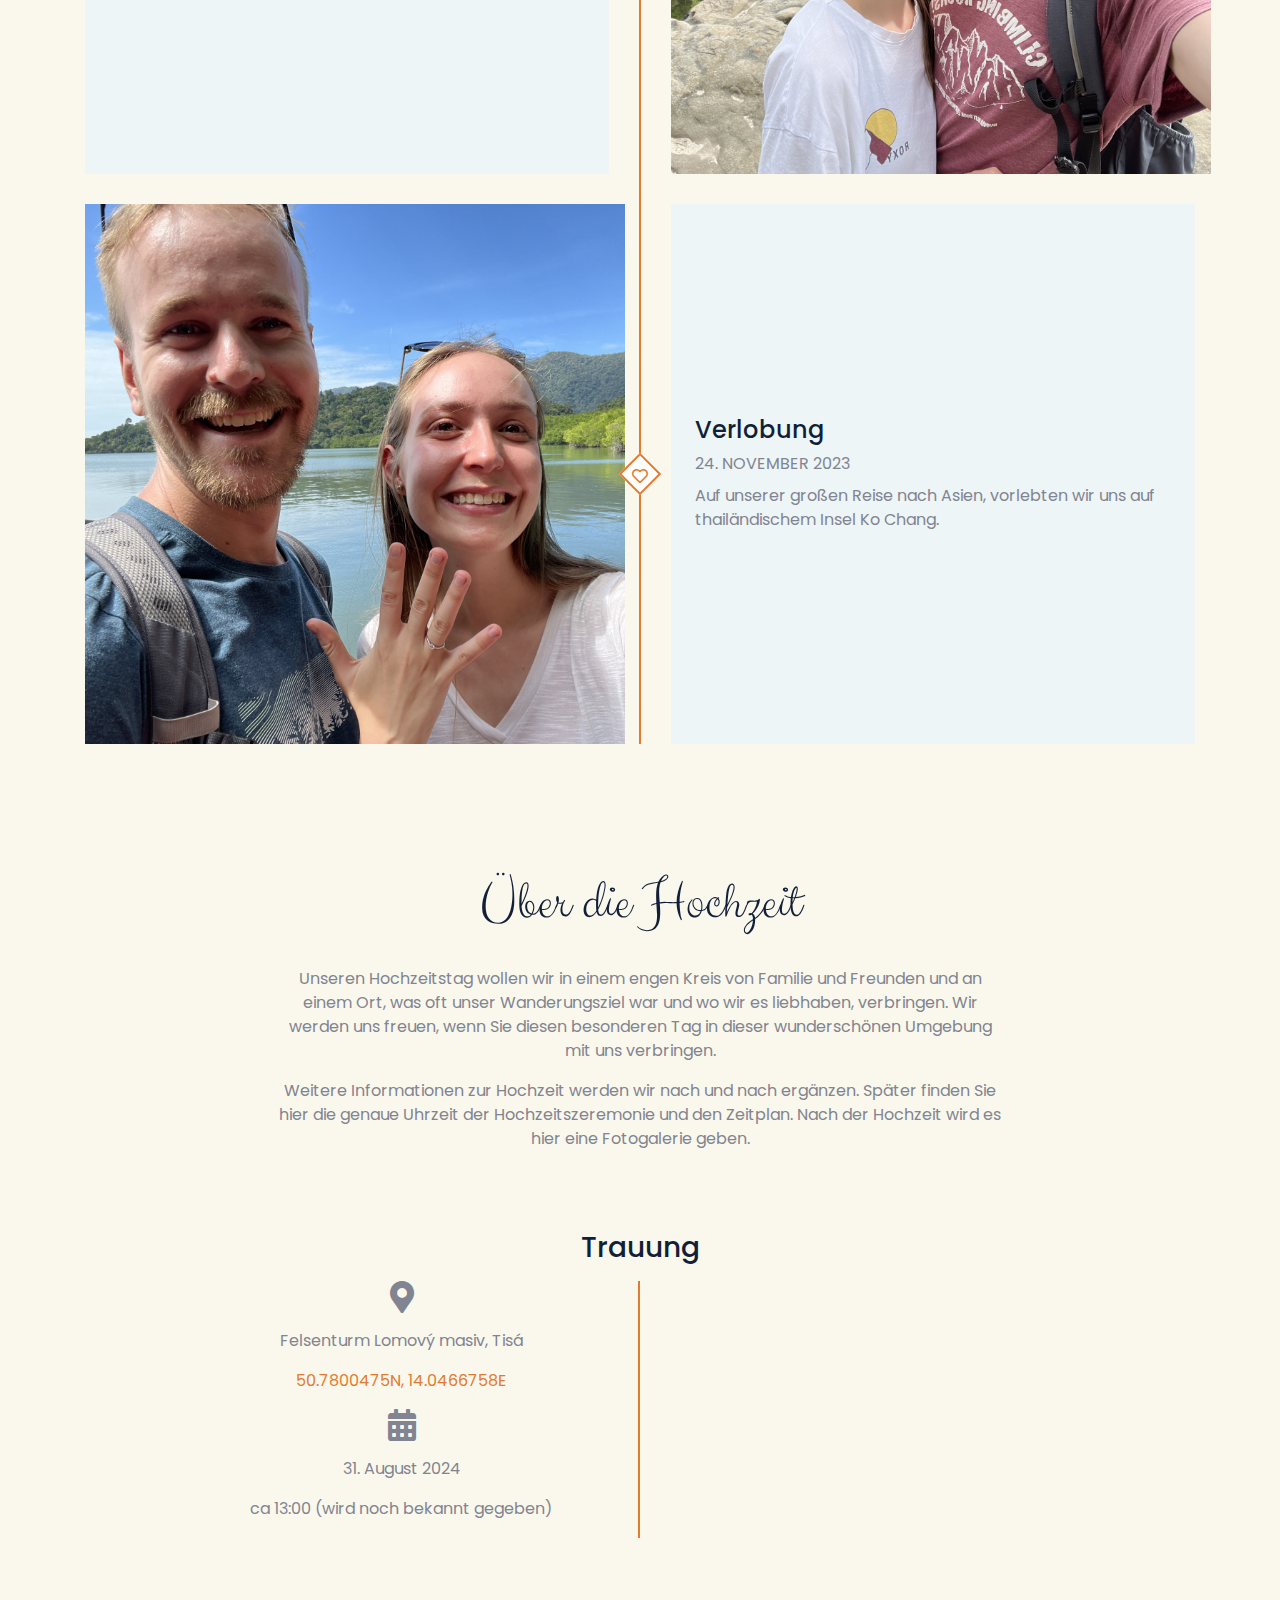
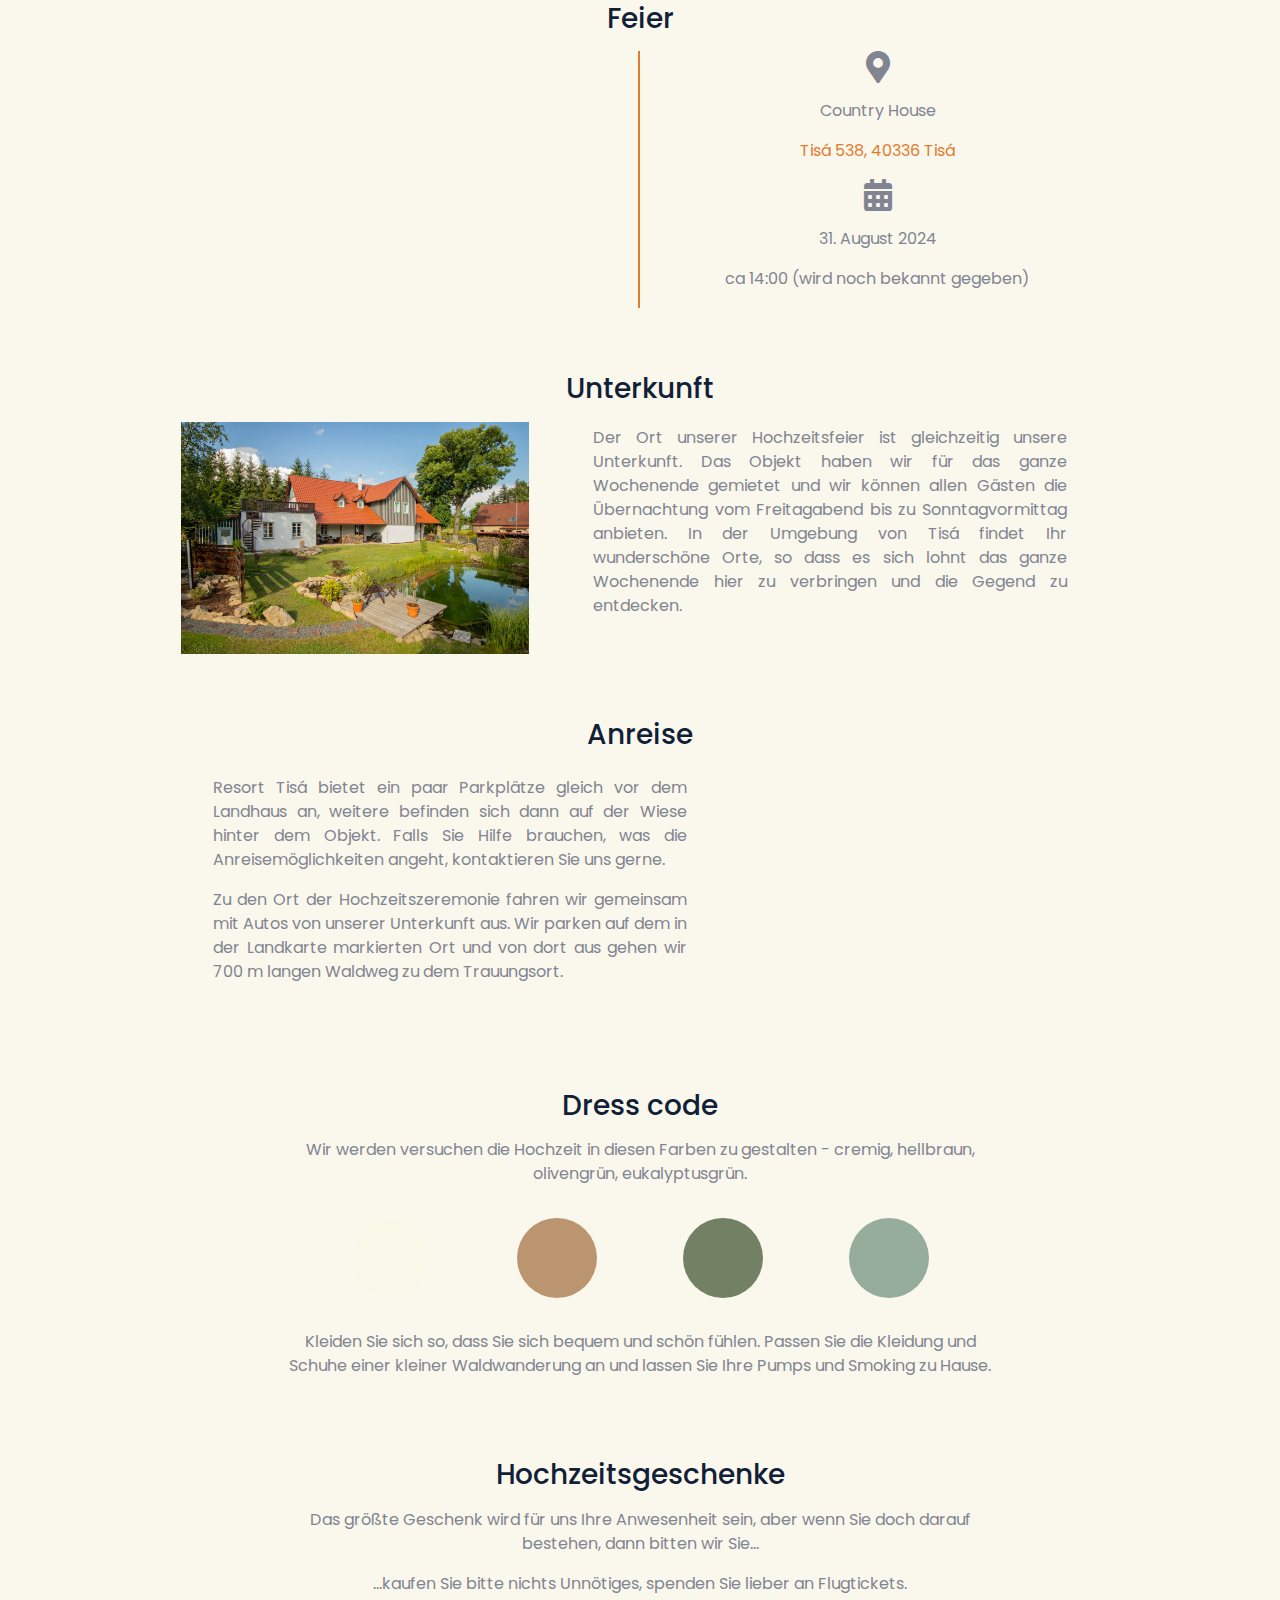
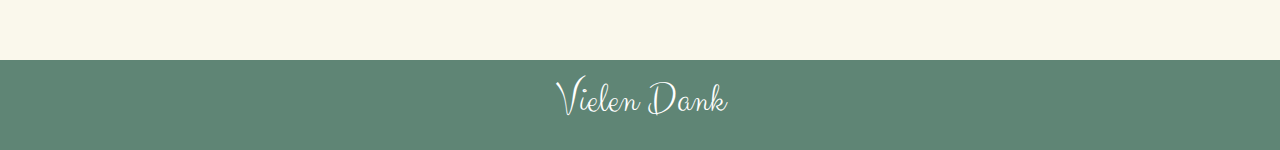
<file: de.html>
<!DOCTYPE html>
<html lang="de">

<head>
  <meta charset="utf-8" />
  <title>Poslední svatba</title>
  <meta content="width=device-width, initial-scale=1.0" name="viewport" />

  <!-- Favicon -->
  <link href="img/favicon.ico" rel="icon" />

  <!-- Google Web Fonts -->
  <link rel="preconnect" href="https://fonts.gstatic.com" />
  <link href="https://fonts.googleapis.com/css2?family=Clicker+Script&family=Poppins:wght@200;300;400;600&display=swap"
    rel="stylesheet" />

  <!-- Font Awesome -->
  <link href="https://cdnjs.cloudflare.com/ajax/libs/font-awesome/5.10.0/css/all.min.css" rel="stylesheet" />

  <!-- Libraries Stylesheet -->
  <!-- <link href="lib/owlcarousel/assets/owl.carousel.min.css" rel="stylesheet"> -->
  <!-- <link href="lib/lightbox/css/lightbox.min.css" rel="stylesheet"> -->

  <!-- Customized Bootstrap Stylesheet -->
  <link href="css/style.css" rel="stylesheet" />
</head>

<body class="bg-beige" data-spy="scroll" data-target=".navbar" data-offset="51">
  <!-- Navbar Start -->
  <nav class="navbar fixed-top shadow-sm navbar-expand-lg bg-dark navbar-dark py-3 py-lg-0 px-lg-5">
    <div class="navbar-nav py-0">
      <a href="#home" class="navbar-brand d-block d-lg-none" data-toggle="collapse" data-target=".navbar-collapse.show">
        <h1 class="font-secondary text-white mb-n2">Poslední svatba</h1>
      </a>
    </div>
    <button type="button" class="navbar-toggler" data-toggle="collapse" data-target="#navbarCollapse">
      <span class="navbar-toggler-icon"></span>
    </button>
    <div class="collapse navbar-collapse justify-content-between pt-3 pt-lg-0" id="navbarCollapse">
      <div class="navbar-nav py-0 d-none d-lg-block invisible">
        <a href="./" class="nav-item nav-link">CZ</a>
      </div>
      <div class="navbar-nav ml-auto py-0">
        <a href="#about" class="nav-item nav-link" data-toggle="collapse" data-target=".navbar-collapse.show">Über
          uns</a>
        <a href="#story" class="nav-item nav-link" data-toggle="collapse" data-target=".navbar-collapse.show">Unsere
          Geschichte</a>
      </div>
      <div class="navbar-nav py-0">
        <a href="#home" class="navbar-brand mx-5 d-none d-lg-block">
          <h1 class="font-secondary text-white mb-n2">Poslední svatba</h1>
        </a>
      </div>
      <div class="navbar-nav mr-auto py-0">
        <div class="nav-item dropdown">
          <a class="nav-link dropdown-toggle" href="#" id="navbarDropdown" role="button" data-toggle="dropdown"
            aria-haspopup="true" aria-expanded="false">
            Über die Hochzeit
          </a>
          <div class="dropdown-menu" aria-labelledby="navbarDropdown">
            <a class="dropdown-item" href="#obrad" data-toggle="collapse"
              data-target=".navbar-collapse.show">Trauung</a>
            <a class="dropdown-item" href="#oslava" data-toggle="collapse" data-target=".navbar-collapse.show">Feier</a>
            <a class="dropdown-item" href="#doprava" data-toggle="collapse"
              data-target=".navbar-collapse.show">Anreise</a>
            <!-- <a class="dropdown-item" href="#harmonogram">Harmonogram</a> -->
            <a class="dropdown-item" href="#dresscode" data-toggle="collapse" data-target=".navbar-collapse.show">Dress
              code</a>
            <a class="dropdown-item" href="#dary" data-toggle="collapse"
              data-target=".navbar-collapse.show">Hochzeitsgeschenke</a>
            <!-- <a class="dropdown-item" href="#menu">Menu</a> -->
          </div>
        </div>
        <a href="#photos" class="nav-item nav-link" data-toggle="collapse" data-target=".navbar-collapse.show">Fotos</a>
      </div>
      <div class="navbar-nav py-0">
        <a href="/" class="nav-item nav-link"> 🌐 CZ </a>
      </div>
    </div>
  </nav>
  <!-- Navbar End -->

  <!-- Carousel Start -->
  <div class="container-fluid p-0" id="home">
    <div id="header-carousel" class="carousel slide carousel-fade" data-ride="carousel">
      <div class="carousel-inner">
        <div class="carousel-item position-relative active" style="height: 100vh; min-height: 400px">
          <img class="position-absolute w-100 h-100" src="img/carousel-1.jpg" style="object-fit: cover" />
          <div class="carousel-caption d-flex flex-column align-items-center justify-content-center">
            <div class="p-3" style="max-width: 900px">
              <h1 class="display-1 font-secondary text-white mt-n3 mb-4">
                Julie <span class="text-primary">&</span><span style="font-size: 4.5rem">&nbsp;</span>Adam
              </h1>
              <div class="d-inline-block border-top border-bottom border-light py-3 px-4">
                <h3 class="text-uppercase font-weight-normal text-white m-0" style="letter-spacing: 2px">
                  Für immer
                </h3>
              </div>
            </div>
          </div>
        </div>
      </div>
    </div>
  </div>
  <!-- Carousel End -->
  <!-- About Start -->
  <div class="container-fluid py-5 bg-beige" id="thanks">
    <div class="container">
      <div class="section-title position-relative text-center">
        <h1 class="font-secondary display-4">Vielen Dank</h1>
      </div>
      <div class="row m-0">
        <div class="row justify-content-center">
          <div class="col-md-8 text-center">
            <p>
              Wir bedanken uns bei allen unseren Gästen für die herzlichen Glückwünsche, die warmen Umarmungen und die
              schönen Geschenke. Es war ein unvergessliches Wochenende und wir sind dankbar, dass Ihr dabei wart. Unsere
              FÜR IMMER UND EWIG konnte nicht besser beginnen.
            </p>
          </div>
        </div>
      </div>
    </div>
  </div>

    <div class="container-fluid py-5 bg-beige" id="photos">
      <div class="container">
          <div class="section-title position-relative text-center">
              <h1 class="font-secondary display-4">Fotos</h1>
          </div>
          <div class="m-0">
              <div class="row justify-content-center">
                  <div class="col-md-8 text-center">
                    <p style="overflow: hidden;">
                          Unter diesem Link findet Ihr Fotos von unserer Hochzeit:
                          <a target="_blank" rel="noopener noreferrer" href="https://photos.app.goo.gl/fEc7E5nGvXbzkMNA6">https://photos.app.goo.gl/fEc7E5nGvXbzkMNA6</a>
                      </p>
                  </div>
              </div>
          </div>
          <div class="row justify-content-center">
              <div class="col-md-8 p-0 text-center">
                  <!-- <img class="w-75" src="img/dekujeme.jpg" style="object-fit: cover" /> -->
                  <img class="rounded-circle w-75" src="img/dekujeme2.jpg" style="object-fit: cover" />
              </div>
          </div>
      </div>
  </div>

  <!-- About Start -->
  <div class="container-fluid py-5 bg-beige" id="about">
    <div class="container">
      <div class="section-title position-relative text-center">
        <h1 class="font-secondary display-4">Über uns</h1>
      </div>
      <div class="row m-0 mb-4 mb-lg-0 pb-5 pb-md-0">
        <div class="col-md-8 p-0 text-center text-md-right">
          <div class="h-100 d-flex flex-column justify-content-center px-md-5">
            <h3 class="mb-3 text-left">Bräutigam</h3>
            <p class="text-justify">
              Im Grunde meines Herzens bin ich ein begeisterter Programmierer
              und es gibt Momente, in denen auch Julie Schwierigkeiten hat,
              mich vom Computer wegzubekommen. Ich sage aber nie Nein zu einer
              guten Wanderung, einem Schlaf unter den Sternen oder einem
              schönen Gipfel. Meine Hauptrollen sind Chauffeur, Koordinator
              und Komiker mit unlustigen Witzen.
            </p>
          </div>
        </div>
        <div class="col-md-4 p-0 text-center">
          <img class="rounded-circle w-75" src="img/adam.jpg" style="object-fit: cover" />
        </div>
      </div>
      <div class="row m-0">
        <div class="col-md-8 p-0 text-center text-md-left order-md-1">
          <div class="h-100 d-flex flex-column justify-content-center px-md-5">
            <h3 class="mb-3">Braut</h3>
            <p class="text-justify">
              Hauptflugkartenkäuferin, fast professionelle Gärtnerin,
              Hauptlieferantin von Arzneimitteln, Dolmetscherin und eine
              gelegentliche Unterhaltung - das sind meine wichtigsten Rollen
              in unserer Beziehung. Genauso wie Adam lass ich mir keine
              Gelegenheit entgehen, in die Natur zu flüchten. Es sei denn, wir
              sind mit dem Fahrrad unterwegs.
            </p>
          </div>
        </div>
        <div class="col-md-4 p-0 text-center">
          <img class="rounded-circle w-75" src="img/julie.jpg" style="object-fit: cover" />
        </div>
      </div>
    </div>
  </div>
  <!-- About End -->

  <!-- Story Start -->
  <div class="container-fluid py-5" id="story">
    <div class="container">
      <div class="section-title position-relative text-center">
        <h1 class="font-secondary display-4">Unsere Geschichte</h1>
      </div>
      <div class="container timeline position-relative p-0">
        <div class="row">
          <div class="col-md-6 order-3 order-md-1 text-center text-md-right">
            <img class="img-fluid mt-3 mt-md-0 mr-md-3" src="img/story-1.jpg" alt="" />
          </div>
          <div class="col-md-6 order-2 text-center text-md-left">
            <div class="h-100 d-flex flex-column justify-content-center bg-secondary p-4 ml-md-3">
              <h4 class="mb-2">Anfang</h4>
              <p class="text-uppercase mb-2">18. September 2013</p>
              <p class="m-0">
                Unser gemeinsames Abenteuer begann auf der Klassenfahrt nach
                Schweden. Damals wusste noch keiner, wie sich das Ganze
                entwickelt.
              </p>
            </div>
          </div>
        </div>
        <div class="row">
          <div class="col-md-6 text-center text-md-right">
            <div class="h-100 d-flex flex-column justify-content-center bg-secondary p-4 mr-md-3">
              <h4 class="mb-2">Gymnasium</h4>
              <p class="text-uppercase mb-2">2013 - 2017</p>
              <p class="m-0">
                Wir waren vier Jahre in einer Klasse zusammen. Wir sahen uns
                jeden Tag und gemeinsam haben wir das Abitur absolviert.
              </p>
            </div>
          </div>
          <div class="col-md-6 text-center text-md-left">
            <img class="img-fluid mt-3 mt-md-0 ml-md-3" src="img/story-2.jpg" alt="" />
          </div>
        </div>
        <div class="row">
          <div class="col-md-6 order-3 order-md-1 text-center text-md-right">
            <img class="img-fluid mt-3 mt-md-0 mr-md-3" src="img/story-3.jpg" alt="" />
          </div>
          <div class="col-md-6 order-2 text-center text-md-left">
            <div class="h-100 d-flex flex-column justify-content-center bg-secondary p-4 ml-md-3">
              <h4 class="mb-2">Studium</h4>
              <p class="text-uppercase mb-2">2017 - 2022</p>
              <p class="m-0">
                Nach dem Abitur trennten sich unsere Wege und jeder ging in
                anderes Land studieren. Adam nach Prag, Julie nach Berlin, und
                so begann eine Fernbeziehung. So wie Corona viele Menschen
                trennte, uns brachte diese Zeit mehr zusammen, so dass wir uns
                in den letzten Jahren vom Studium viel mehr sahen.
              </p>
            </div>
          </div>
        </div>
        <div class="row">
          <div class="col-md-6 text-center text-md-right">
            <div class="h-100 d-flex flex-column justify-content-center bg-secondary p-4 mr-md-3">
              <h4 class="mb-2">Zusammenziehen</h4>
              <p class="text-uppercase mb-2">1. April 2023</p>
              <p class="m-0">
                Nach dem wir mit Studium fertig waren und unsere Beziehung
                bereits zehn Jahre führten, zogen wir endlich zusammen nach
                Dresden.
              </p>
            </div>
          </div>
          <div class="col-md-6 text-center text-md-left">
            <img class="img-fluid mt-3 mt-md-0 ml-md-3" src="img/story-4.jpg" alt="" />
          </div>
        </div>
        <div class="row">
          <div class="col-md-6 order-3 order-md-1 text-center text-md-right">
            <img class="img-fluid mt-3 mt-md-0 mr-md-3" src="img/story-5.jpg" alt="" />
          </div>
          <div class="col-md-6 order-2 text-center text-md-left">
            <div class="h-100 d-flex flex-column justify-content-center bg-secondary p-4 ml-md-3">
              <h4 class="mb-2">Verlobung</h4>
              <p class="text-uppercase mb-2">24. November 2023</p>
              <p class="m-0">
                Auf unserer großen Reise nach Asien, vorlebten wir uns auf
                thailändischem Insel Ko Chang.
              </p>
            </div>
          </div>
        </div>
      </div>
    </div>
  </div>
  <!-- Story End -->

  <!-- Event Start -->
  <div class="container-fluid py-5" id="event">
    <div class="container">
      <div class="section-title position-relative text-center">
        <h1 class="font-secondary display-4">Über die Hochzeit</h1>
      </div>
      <div class="row justify-content-center">
        <div class="col-md-8 text-center">
          <p>
            Unseren Hochzeitstag wollen wir in einem engen Kreis von Familie
            und Freunden und an einem Ort, was oft unser Wanderungsziel war
            und wo wir es liebhaben, verbringen. Wir werden uns freuen, wenn
            Sie diesen besonderen Tag in dieser wunderschönen Umgebung mit uns
            verbringen.
          </p>
          <p>
            Weitere Informationen zur Hochzeit werden wir nach und nach
            ergänzen. Später finden Sie hier die genaue Uhrzeit der
            Hochzeitszeremonie und den Zeitplan. Nach der Hochzeit wird es
            hier eine Fotogalerie geben.
          </p>
        </div>
      </div>
      <div id="obrad" class="container-fluid text-center pt-5">
        <h3 class="my-3">Trauung</h3>
      </div>
      <div class="row justify-content-center">
        <div class="col-md-6 col-lg-5 border-right border-primary">
          <div class="text-center">
            <i class="fa fa-2x fa-map-marker-alt mb-3"></i>
            <p class="">Felsenturm Lomový masiv, Tisá</p>
            <a href="https://mapy.cz/s/dusogemaga" target="_blank" class="d-block">50.7800475N, 14.0466758E</a>

            <i class="fa fa-2x fa-calendar-alt my-3"></i>
            <p class="">31. August 2024</p>
            <p class="">ca 13:00 (wird noch bekannt gegeben)</p>
          </div>
        </div>
        <div class="col-md-6 col-lg-5 text-center mt-3 mt-md-0">
          <iframe class="w-100 h-100" style="border: none; min-height: 250px" src="https://frame.mapy.cz/s/gureforezo"
            width="400" height="400" frameborder="0"></iframe>
        </div>
      </div>
      <div id="oslava" class="container-fluid text-center pt-5">
        <h3 class="my-3">Feier</h3>
      </div>
      <div class="row justify-content-center">
        <div class="col-md-6 col-lg-5 order-3 order-md-1 mt-3 mt-md-0 text-center border-right border-primary">
          <iframe class="w-100 h-100" style="border: none; min-height: 250px" src="https://frame.mapy.cz/s/lefanusoba"
            width="400" height="400" frameborder="0"></iframe>
        </div>
        <div class="col-md-6 col-lg-5 order-2">
          <div class="text-center">
            <i class="fa fa-2x fa-map-marker-alt mb-3"></i>
            <p class="">Country House</p>
            <a class="d-block" href="https://mapy.cz/s/fohovuseno" target="_blank">Tisá 538, 40336 Tisá</a>
            <i class="fa fa-2x fa-calendar-alt my-3"></i>
            <p class="">31. August 2024</p>
            <p class="">ca 14:00 (wird noch bekannt gegeben)</p>
          </div>
        </div>
      </div>
      <div id="ubytovani" class="container-fluid text-center pt-5">
        <h3 class="my-3">Unterkunft</h3>
      </div>
      <div class="row justify-content-center">
        <div class="col-lg-4 order-3 order-lg-1 p-0 text-center px-5 px-lg-3">
          <img class="w-100 h-100" src="img/ubytovani.jpg" style="object-fit: cover" />
        </div>
        <div class="col-lg-6 order-2 p-0 text-center text-md-left">
          <div class="h-100 d-flex flex-column justify-content-center px-3 px-md-5 text-justify pb-3">
            <p>
              Der Ort unserer Hochzeitsfeier ist gleichzeitig unsere
              Unterkunft. Das Objekt haben wir für das ganze Wochenende
              gemietet und wir können allen Gästen die Übernachtung vom
              Freitagabend bis zu Sonntagvormittag anbieten. In der Umgebung
              von Tisá findet Ihr wunderschöne Orte, so dass es sich lohnt das
              ganze Wochenende hier zu verbringen und die Gegend zu entdecken.
            </p>
          </div>
        </div>
      </div>
      <div id="doprava" class="container-fluid text-center pt-5">
        <h3 class="my-3">Anreise</h3>
      </div>
      <div class="row justify-content-center">
        <div class="col-lg-6 p-0 text-center text-md-left">
          <div class="h-100 d-flex flex-column justify-content-center px-3 px-md-5 text-justify pb-3">
            <p>
              Resort Tisá bietet ein paar Parkplätze gleich vor dem Landhaus
              an, weitere befinden sich dann auf der Wiese hinter dem Objekt.
              Falls Sie Hilfe brauchen, was die Anreisemöglichkeiten angeht,
              kontaktieren Sie uns gerne.
            </p>
            <p>
              Zu den Ort der Hochzeitszeremonie fahren wir gemeinsam mit Autos
              von unserer Unterkunft aus. Wir parken auf dem in der Landkarte
              markierten Ort und von dort aus gehen wir 700 m langen Waldweg
              zu dem Trauungsort.
            </p>
          </div>
        </div>
        <div class="col-lg-4 px-5 px-lg-3 text-center">
          <iframe class="w-100 h-100" style="border: none; min-height: 250px" src="https://frame.mapy.cz/s/kagafarava"
            width="400" height="400" frameborder="0"></iframe>
        </div>
      </div>
      <div id="dresscode" class="container-fluid text-center pt-5">
        <h3 class="my-3">Dress code</h3>
      </div>
      <div class="row justify-content-center">
        <div class="col-md-8 text-center">
          <p class="">
            Wir werden versuchen die Hochzeit in diesen Farben zu gestalten -
            cremig, hellbraun, olivengrün, eukalyptusgrün.
          </p>
          <div class="row my-3 px-md-5">
            <div class="col-6 col-lg p-3">
              <div class="mx-auto rounded-circle shadow-box"
                style="width: 80px; height: 80px; background-color: #f9f7e8"></div>
            </div>
            <div class="col-6 col-lg p-3">
              <div class="mx-auto rounded-circle shadow-box"
                style="width: 80px; height: 80px; background-color: #bb956f"></div>
            </div>
            <div class="col-6 col-lg p-3">
              <div class="mx-auto rounded-circle shadow-box"
                style="width: 80px; height: 80px; background-color: #728064"></div>
            </div>
            <div class="col-6 col-lg p-3">
              <div class="mx-auto rounded-circle shadow-box"
                style="width: 80px; height: 80px; background-color: #97ad9c"></div>
            </div>
          </div>
          <p class="">
            Kleiden Sie sich so, dass Sie sich bequem und schön fühlen. Passen
            Sie die Kleidung und Schuhe einer kleiner Waldwanderung an und
            lassen Sie Ihre Pumps und Smoking zu Hause.
          </p>
        </div>
      </div>

      <div id="dary" class="container-fluid text-center pt-5">
        <h3 class="my-3">Hochzeitsgeschenke</h3>
      </div>
      <div class="row justify-content-center">
        <div class="col-md-8 text-center">
          <p class="">
            Das größte Geschenk wird für uns Ihre Anwesenheit sein, aber wenn
            Sie doch darauf bestehen, dann bitten wir Sie…
          </p>
          <p class="">
            …kaufen Sie bitte nichts Unnötiges, spenden Sie lieber an
            Flugtickets.
          </p>
        </div>
      </div>
    </div>
  </div>
  <!-- Event End -->

  <!-- RSVP Start -->
  <div class="d-none container-fluid py-5" id="rsvp">
    <div class="container">
      <div class="section-title position-relative text-center">
        <h1 class="font-secondary display-4">Geben Sie uns Bescheid</h1>
      </div>
      <div class="row justify-content-center">
        <div class="col-md-8 text-center">
          <p class="">
            Wir werden uns freuen und Sie sicher auch, wenn alles am Tag der
            Hochzeit reibungslos abläuft. Helfen Sie uns bitte mit der
            Hochzeitsvorbereitung in dem Sie uns die unteren Fragen
            beantworten.
          </p>
          <p>Vielen Dank und wir freuen uns auf Sie!</p>
        </div>
      </div>
      <div class="row justify-content-center">
        <iframe
          src="https://docs.google.com/forms/d/e/1FAIpQLSeiOPLV7cRcFeQZmRQ-2kJ06U7-FQeUfBGjeEQNoqBOcoTTog/viewform?embedded=true"
          width="640" height="625" frameborder="0" marginheight="0" marginwidth="0">Wird geladen...
        </iframe>
      </div>
    </div>
  </div>
  <!-- RSVP End -->

  <!-- Footer Start -->
  <div class="container-fluid bg-dark text-white py-3" id="contact">
    <div class="container text-center">
      <div class="position-relative text-center">
        <h1 class="font-secondary text-white">Vielen Dank</h1>
        <!-- <i class="far fa-heart text-white"></i> -->
      </div>
    </div>
  </div>
  <!-- Footer End -->

  <!-- Scroll to Bottom -->
  <i class="fa fa-2x fa-angle-down text-white scroll-to-bottom"></i>

  <!-- Back to Top -->
  <!-- <a href="#" class="btn btn-lg btn-outline-primary btn-lg-square back-to-top"><i class="fa fa-angle-double-up"></i></a> -->

  <!-- JavaScript Libraries -->
  <script src="https://code.jquery.com/jquery-3.4.1.min.js"></script>
  <script src="https://stackpath.bootstrapcdn.com/bootstrap/4.4.1/js/bootstrap.bundle.min.js"></script>
  <script src="lib/easing/easing.min.js"></script>
  <script src="lib/waypoints/waypoints.min.js"></script>
  <!-- <script src="lib/owlcarousel/owl.carousel.min.js"></script> -->
  <!-- <script src="lib/isotope/isotope.pkgd.min.js"></script> -->
  <!-- <script src="lib/lightbox/js/lightbox.min.js"></script> -->

  <!-- Template Javascript -->
  <script src="js/main.js"></script>
</body>

</html>
</file>
<file: css/style.css>
/******* Bootstrap Theming ********/
/*!
 * Bootstrap v4.5.3 (https://getbootstrap.com/)
 * Copyright 2011-2020 The Bootstrap Authors
 * Copyright 2011-2020 Twitter, Inc.
 * Licensed under MIT (https://github.com/twbs/bootstrap/blob/main/LICENSE)
 */
:root {
  --blue: #007bff;
  --indigo: #6610f2;
  --purple: #6f42c1;
  --pink: #e83e8c;
  --red: #dc3545;
  --orange: #fd7e14;
  --yellow: #ffc107;
  --green: #28a745;
  --teal: #20c997;
  --cyan: #17a2b8;
  --white: #fff;
  --gray: #6c757d;
  --gray-dark: #343a40;
  --primary: #E47A2E;
  --secondary: #EDF5F7;
  --success: #28a745;
  --info: #17a2b8;
  --warning: #ffc107;
  --danger: #dc3545;
  --light: #FFFFFF;
  --dark: #1d3812;
  --breakpoint-xs: 0;
  --breakpoint-sm: 576px;
  --breakpoint-md: 768px;
  --breakpoint-lg: 992px;
  --breakpoint-xl: 1200px;
  --font-family-sans-serif: "Poppins", sans-serif;
  --font-family-monospace: SFMono-Regular, Menlo, Monaco, Consolas, "Liberation Mono", "Courier New", monospace;
}

*,
*::before,
*::after {
  box-sizing: border-box;
}

html {
  font-family: sans-serif;
  line-height: 1.15;
  -webkit-text-size-adjust: 100%;
  -webkit-tap-highlight-color: rgba(0, 0, 0, 0);
}

article, aside, figcaption, figure, footer, header, hgroup, main, nav, section {
  display: block;
}

body {
  margin: 0;
  font-family: "Poppins", sans-serif;
  font-size: 1rem;
  font-weight: 400;
  line-height: 1.5;
  color: #818491;
  text-align: left;
  background-color: #FFFFFF;
}

[tabindex="-1"]:focus:not(:focus-visible) {
  outline: 0 !important;
}

hr {
  box-sizing: content-box;
  height: 0;
  overflow: visible;
}

h1, h2, h3, h4, h5, h6 {
  margin-top: 0;
  margin-bottom: 0.5rem;
}

p {
  margin-top: 0;
  margin-bottom: 1rem;
}

abbr[title],
abbr[data-original-title] {
  text-decoration: underline;
  text-decoration: underline dotted;
  cursor: help;
  border-bottom: 0;
  text-decoration-skip-ink: none;
}

address {
  margin-bottom: 1rem;
  font-style: normal;
  line-height: inherit;
}

ol,
ul,
dl {
  margin-top: 0;
  margin-bottom: 1rem;
}

ol ol,
ul ul,
ol ul,
ul ol {
  margin-bottom: 0;
}

dt {
  font-weight: 700;
}

dd {
  margin-bottom: .5rem;
  margin-left: 0;
}

blockquote {
  margin: 0 0 1rem;
}

b,
strong {
  font-weight: bolder;
}

small {
  font-size: 80%;
}

sub,
sup {
  position: relative;
  font-size: 75%;
  line-height: 0;
  vertical-align: baseline;
}

sub {
  bottom: -.25em;
}

sup {
  top: -.5em;
}

a {
  color: #E47A2E;
  text-decoration: none;
  background-color: transparent;
}

a:hover {
  color: #af5617;
  text-decoration: underline;
}

a:not([href]):not([class]) {
  color: inherit;
  text-decoration: none;
}

a:not([href]):not([class]):hover {
  color: inherit;
  text-decoration: none;
}

pre,
code,
kbd,
samp {
  font-family: SFMono-Regular, Menlo, Monaco, Consolas, "Liberation Mono", "Courier New", monospace;
  font-size: 1em;
}

pre {
  margin-top: 0;
  margin-bottom: 1rem;
  overflow: auto;
  -ms-overflow-style: scrollbar;
}

figure {
  margin: 0 0 1rem;
}

img {
  vertical-align: middle;
  border-style: none;
}

svg {
  overflow: hidden;
  vertical-align: middle;
}

table {
  border-collapse: collapse;
}

caption {
  padding-top: 0.75rem;
  padding-bottom: 0.75rem;
  color: #6c757d;
  text-align: left;
  caption-side: bottom;
}

th {
  text-align: inherit;
  text-align: -webkit-match-parent;
}

label {
  display: inline-block;
  margin-bottom: 0.5rem;
}

button {
  border-radius: 0;
}

button:focus {
  outline: 1px dotted;
  outline: 5px auto -webkit-focus-ring-color;
}

input,
button,
select,
optgroup,
textarea {
  margin: 0;
  font-family: inherit;
  font-size: inherit;
  line-height: inherit;
}

button,
input {
  overflow: visible;
}

button,
select {
  text-transform: none;
}

[role="button"] {
  cursor: pointer;
}

select {
  word-wrap: normal;
}

button,
[type="button"],
[type="reset"],
[type="submit"] {
  -webkit-appearance: button;
}

button:not(:disabled),
[type="button"]:not(:disabled),
[type="reset"]:not(:disabled),
[type="submit"]:not(:disabled) {
  cursor: pointer;
}

button::-moz-focus-inner,
[type="button"]::-moz-focus-inner,
[type="reset"]::-moz-focus-inner,
[type="submit"]::-moz-focus-inner {
  padding: 0;
  border-style: none;
}

input[type="radio"],
input[type="checkbox"] {
  box-sizing: border-box;
  padding: 0;
}

textarea {
  overflow: auto;
  resize: vertical;
}

fieldset {
  min-width: 0;
  padding: 0;
  margin: 0;
  border: 0;
}

legend {
  display: block;
  width: 100%;
  max-width: 100%;
  padding: 0;
  margin-bottom: .5rem;
  font-size: 1.5rem;
  line-height: inherit;
  color: inherit;
  white-space: normal;
}

@media (max-width: 1200px) {
  legend {
    font-size: calc(1.275rem + 0.3vw) ;
  }
}

progress {
  vertical-align: baseline;
}

[type="number"]::-webkit-inner-spin-button,
[type="number"]::-webkit-outer-spin-button {
  height: auto;
}

[type="search"] {
  outline-offset: -2px;
  -webkit-appearance: none;
}

[type="search"]::-webkit-search-decoration {
  -webkit-appearance: none;
}

::-webkit-file-upload-button {
  font: inherit;
  -webkit-appearance: button;
}

output {
  display: inline-block;
}

summary {
  display: list-item;
  cursor: pointer;
}

template {
  display: none;
}

[hidden] {
  display: none !important;
}

h1, h2, h3, h4, h5, h6,
.h1, .h2, .h3, .h4, .h5, .h6 {
  margin-bottom: 0.5rem;
  font-weight: 500;
  line-height: 1.2;
  color: #121F38;
}

h1, .h1 {
  font-size: 2.6rem;
}

@media (max-width: 1200px) {
  h1, .h1 {
    font-size: calc(1.375rem + 1.5vw) ;
  }
}

h2, .h2 {
  font-size: 2rem;
}

@media (max-width: 1200px) {
  h2, .h2 {
    font-size: calc(1.325rem + 0.9vw) ;
  }
}

h3, .h3 {
  font-size: 1.75rem;
}

@media (max-width: 1200px) {
  h3, .h3 {
    font-size: calc(1.3rem + 0.6vw) ;
  }
}

h4, .h4 {
  font-size: 1.5rem;
}

@media (max-width: 1200px) {
  h4, .h4 {
    font-size: calc(1.275rem + 0.3vw) ;
  }
}

h5, .h5 {
  font-size: 1.25rem;
}

h6, .h6 {
  font-size: 1rem;
}

.lead {
  font-size: 1.25rem;
  font-weight: 300;
}

.display-1 {
  font-size: 6rem;
  font-weight: 300;
  line-height: 1.2;
}

@media (max-width: 1200px) {
  .display-1 {
    font-size: calc(1.725rem + 5.7vw) ;
  }
}

.display-2 {
  font-size: 5.5rem;
  font-weight: 300;
  line-height: 1.2;
}

@media (max-width: 1200px) {
  .display-2 {
    font-size: calc(1.675rem + 5.1vw) ;
  }
}

.display-3 {
  font-size: 4.5rem;
  font-weight: 300;
  line-height: 1.2;
}

@media (max-width: 1200px) {
  .display-3 {
    font-size: calc(1.575rem + 3.9vw) ;
  }
}

.display-4 {
  font-size: 3.5rem;
  font-weight: 300;
  line-height: 1.2;
}

@media (max-width: 1200px) {
  .display-4 {
    font-size: calc(1.475rem + 2.7vw) ;
  }
}

hr {
  margin-top: 1rem;
  margin-bottom: 1rem;
  border: 0;
  border-top: 2px solid rgba(0, 0, 0, 0.1);
}

small,
.small {
  font-size: 80%;
  font-weight: 400;
}

mark,
.mark {
  padding: 0.2em;
  background-color: #fcf8e3;
}

.list-unstyled {
  padding-left: 0;
  list-style: none;
}

.list-inline {
  padding-left: 0;
  list-style: none;
}

.list-inline-item {
  display: inline-block;
}

.list-inline-item:not(:last-child) {
  margin-right: 0.5rem;
}

.initialism {
  font-size: 90%;
  text-transform: uppercase;
}

.blockquote {
  margin-bottom: 1rem;
  font-size: 1.25rem;
}

.blockquote-footer {
  display: block;
  font-size: 80%;
  color: #6c757d;
}

.blockquote-footer::before {
  content: "\2014\00A0";
}

.img-fluid {
  max-width: 100%;
  height: auto;
}

.img-thumbnail {
  padding: 0.25rem;
  background-color: #FFFFFF;
  border: 2px solid #dee2e6;
  max-width: 100%;
  height: auto;
}

.figure {
  display: inline-block;
}

.figure-img {
  margin-bottom: 0.5rem;
  line-height: 1;
}

.figure-caption {
  font-size: 90%;
  color: #6c757d;
}

code {
  font-size: 87.5%;
  color: #e83e8c;
  word-wrap: break-word;
}

a > code {
  color: inherit;
}

kbd {
  padding: 0.2rem 0.4rem;
  font-size: 87.5%;
  color: #fff;
  background-color: #212529;
}

kbd kbd {
  padding: 0;
  font-size: 100%;
  font-weight: 700;
}

pre {
  display: block;
  font-size: 87.5%;
  color: #212529;
}

pre code {
  font-size: inherit;
  color: inherit;
  word-break: normal;
}

.pre-scrollable {
  max-height: 340px;
  overflow-y: scroll;
}

.container,
.container-fluid,
.container-sm,
.container-md,
.container-lg,
.container-xl {
  width: 100%;
  padding-right: 15px;
  padding-left: 15px;
  margin-right: auto;
  margin-left: auto;
}

@media (min-width: 576px) {
  .container, .container-sm {
    max-width: 540px;
  }
}

@media (min-width: 768px) {
  .container, .container-sm, .container-md {
    max-width: 720px;
  }
}

@media (min-width: 992px) {
  .container, .container-sm, .container-md, .container-lg {
    max-width: 960px;
  }
}

@media (min-width: 1200px) {
  .container, .container-sm, .container-md, .container-lg, .container-xl {
    max-width: 1140px;
  }
}

.row {
  display: flex;
  flex-wrap: wrap;
  margin-right: -15px;
  margin-left: -15px;
}

.no-gutters {
  margin-right: 0;
  margin-left: 0;
}

.no-gutters > .col,
.no-gutters > [class*="col-"] {
  padding-right: 0;
  padding-left: 0;
}

.col-1, .col-2, .col-3, .col-4, .col-5, .col-6, .col-7, .col-8, .col-9, .col-10, .col-11, .col-12, .col,
.col-auto, .col-sm-1, .col-sm-2, .col-sm-3, .col-sm-4, .col-sm-5, .col-sm-6, .col-sm-7, .col-sm-8, .col-sm-9, .col-sm-10, .col-sm-11, .col-sm-12, .col-sm,
.col-sm-auto, .col-md-1, .col-md-2, .col-md-3, .col-md-4, .col-md-5, .col-md-6, .col-md-7, .col-md-8, .col-md-9, .col-md-10, .col-md-11, .col-md-12, .col-md,
.col-md-auto, .col-lg-1, .col-lg-2, .col-lg-3, .col-lg-4, .col-lg-5, .col-lg-6, .col-lg-7, .col-lg-8, .col-lg-9, .col-lg-10, .col-lg-11, .col-lg-12, .col-lg,
.col-lg-auto, .col-xl-1, .col-xl-2, .col-xl-3, .col-xl-4, .col-xl-5, .col-xl-6, .col-xl-7, .col-xl-8, .col-xl-9, .col-xl-10, .col-xl-11, .col-xl-12, .col-xl,
.col-xl-auto {
  position: relative;
  width: 100%;
  padding-right: 15px;
  padding-left: 15px;
}

.col {
  flex-basis: 0;
  flex-grow: 1;
  max-width: 100%;
}

.row-cols-1 > * {
  flex: 0 0 100%;
  max-width: 100%;
}

.row-cols-2 > * {
  flex: 0 0 50%;
  max-width: 50%;
}

.row-cols-3 > * {
  flex: 0 0 33.33333%;
  max-width: 33.33333%;
}

.row-cols-4 > * {
  flex: 0 0 25%;
  max-width: 25%;
}

.row-cols-5 > * {
  flex: 0 0 20%;
  max-width: 20%;
}

.row-cols-6 > * {
  flex: 0 0 16.66667%;
  max-width: 16.66667%;
}

.col-auto {
  flex: 0 0 auto;
  width: auto;
  max-width: 100%;
}

.col-1 {
  flex: 0 0 8.33333%;
  max-width: 8.33333%;
}

.col-2 {
  flex: 0 0 16.66667%;
  max-width: 16.66667%;
}

.col-3 {
  flex: 0 0 25%;
  max-width: 25%;
}

.col-4 {
  flex: 0 0 33.33333%;
  max-width: 33.33333%;
}

.col-5 {
  flex: 0 0 41.66667%;
  max-width: 41.66667%;
}

.col-6 {
  flex: 0 0 50%;
  max-width: 50%;
}

.col-7 {
  flex: 0 0 58.33333%;
  max-width: 58.33333%;
}

.col-8 {
  flex: 0 0 66.66667%;
  max-width: 66.66667%;
}

.col-9 {
  flex: 0 0 75%;
  max-width: 75%;
}

.col-10 {
  flex: 0 0 83.33333%;
  max-width: 83.33333%;
}

.col-11 {
  flex: 0 0 91.66667%;
  max-width: 91.66667%;
}

.col-12 {
  flex: 0 0 100%;
  max-width: 100%;
}

.order-first {
  order: -1;
}

.order-last {
  order: 13;
}

.order-0 {
  order: 0;
}

.order-1 {
  order: 1;
}

.order-2 {
  order: 2;
}

.order-3 {
  order: 3;
}

.order-4 {
  order: 4;
}

.order-5 {
  order: 5;
}

.order-6 {
  order: 6;
}

.order-7 {
  order: 7;
}

.order-8 {
  order: 8;
}

.order-9 {
  order: 9;
}

.order-10 {
  order: 10;
}

.order-11 {
  order: 11;
}

.order-12 {
  order: 12;
}

.offset-1 {
  margin-left: 8.33333%;
}

.offset-2 {
  margin-left: 16.66667%;
}

.offset-3 {
  margin-left: 25%;
}

.offset-4 {
  margin-left: 33.33333%;
}

.offset-5 {
  margin-left: 41.66667%;
}

.offset-6 {
  margin-left: 50%;
}

.offset-7 {
  margin-left: 58.33333%;
}

.offset-8 {
  margin-left: 66.66667%;
}

.offset-9 {
  margin-left: 75%;
}

.offset-10 {
  margin-left: 83.33333%;
}

.offset-11 {
  margin-left: 91.66667%;
}

@media (min-width: 576px) {
  .col-sm {
    flex-basis: 0;
    flex-grow: 1;
    max-width: 100%;
  }
  .row-cols-sm-1 > * {
    flex: 0 0 100%;
    max-width: 100%;
  }
  .row-cols-sm-2 > * {
    flex: 0 0 50%;
    max-width: 50%;
  }
  .row-cols-sm-3 > * {
    flex: 0 0 33.33333%;
    max-width: 33.33333%;
  }
  .row-cols-sm-4 > * {
    flex: 0 0 25%;
    max-width: 25%;
  }
  .row-cols-sm-5 > * {
    flex: 0 0 20%;
    max-width: 20%;
  }
  .row-cols-sm-6 > * {
    flex: 0 0 16.66667%;
    max-width: 16.66667%;
  }
  .col-sm-auto {
    flex: 0 0 auto;
    width: auto;
    max-width: 100%;
  }
  .col-sm-1 {
    flex: 0 0 8.33333%;
    max-width: 8.33333%;
  }
  .col-sm-2 {
    flex: 0 0 16.66667%;
    max-width: 16.66667%;
  }
  .col-sm-3 {
    flex: 0 0 25%;
    max-width: 25%;
  }
  .col-sm-4 {
    flex: 0 0 33.33333%;
    max-width: 33.33333%;
  }
  .col-sm-5 {
    flex: 0 0 41.66667%;
    max-width: 41.66667%;
  }
  .col-sm-6 {
    flex: 0 0 50%;
    max-width: 50%;
  }
  .col-sm-7 {
    flex: 0 0 58.33333%;
    max-width: 58.33333%;
  }
  .col-sm-8 {
    flex: 0 0 66.66667%;
    max-width: 66.66667%;
  }
  .col-sm-9 {
    flex: 0 0 75%;
    max-width: 75%;
  }
  .col-sm-10 {
    flex: 0 0 83.33333%;
    max-width: 83.33333%;
  }
  .col-sm-11 {
    flex: 0 0 91.66667%;
    max-width: 91.66667%;
  }
  .col-sm-12 {
    flex: 0 0 100%;
    max-width: 100%;
  }
  .order-sm-first {
    order: -1;
  }
  .order-sm-last {
    order: 13;
  }
  .order-sm-0 {
    order: 0;
  }
  .order-sm-1 {
    order: 1;
  }
  .order-sm-2 {
    order: 2;
  }
  .order-sm-3 {
    order: 3;
  }
  .order-sm-4 {
    order: 4;
  }
  .order-sm-5 {
    order: 5;
  }
  .order-sm-6 {
    order: 6;
  }
  .order-sm-7 {
    order: 7;
  }
  .order-sm-8 {
    order: 8;
  }
  .order-sm-9 {
    order: 9;
  }
  .order-sm-10 {
    order: 10;
  }
  .order-sm-11 {
    order: 11;
  }
  .order-sm-12 {
    order: 12;
  }
  .offset-sm-0 {
    margin-left: 0;
  }
  .offset-sm-1 {
    margin-left: 8.33333%;
  }
  .offset-sm-2 {
    margin-left: 16.66667%;
  }
  .offset-sm-3 {
    margin-left: 25%;
  }
  .offset-sm-4 {
    margin-left: 33.33333%;
  }
  .offset-sm-5 {
    margin-left: 41.66667%;
  }
  .offset-sm-6 {
    margin-left: 50%;
  }
  .offset-sm-7 {
    margin-left: 58.33333%;
  }
  .offset-sm-8 {
    margin-left: 66.66667%;
  }
  .offset-sm-9 {
    margin-left: 75%;
  }
  .offset-sm-10 {
    margin-left: 83.33333%;
  }
  .offset-sm-11 {
    margin-left: 91.66667%;
  }
}

@media (min-width: 768px) {
  .col-md {
    flex-basis: 0;
    flex-grow: 1;
    max-width: 100%;
  }
  .row-cols-md-1 > * {
    flex: 0 0 100%;
    max-width: 100%;
  }
  .row-cols-md-2 > * {
    flex: 0 0 50%;
    max-width: 50%;
  }
  .row-cols-md-3 > * {
    flex: 0 0 33.33333%;
    max-width: 33.33333%;
  }
  .row-cols-md-4 > * {
    flex: 0 0 25%;
    max-width: 25%;
  }
  .row-cols-md-5 > * {
    flex: 0 0 20%;
    max-width: 20%;
  }
  .row-cols-md-6 > * {
    flex: 0 0 16.66667%;
    max-width: 16.66667%;
  }
  .col-md-auto {
    flex: 0 0 auto;
    width: auto;
    max-width: 100%;
  }
  .col-md-1 {
    flex: 0 0 8.33333%;
    max-width: 8.33333%;
  }
  .col-md-2 {
    flex: 0 0 16.66667%;
    max-width: 16.66667%;
  }
  .col-md-3 {
    flex: 0 0 25%;
    max-width: 25%;
  }
  .col-md-4 {
    flex: 0 0 33.33333%;
    max-width: 33.33333%;
  }
  .col-md-5 {
    flex: 0 0 41.66667%;
    max-width: 41.66667%;
  }
  .col-md-6 {
    flex: 0 0 50%;
    max-width: 50%;
  }
  .col-md-7 {
    flex: 0 0 58.33333%;
    max-width: 58.33333%;
  }
  .col-md-8 {
    flex: 0 0 66.66667%;
    max-width: 66.66667%;
  }
  .col-md-9 {
    flex: 0 0 75%;
    max-width: 75%;
  }
  .col-md-10 {
    flex: 0 0 83.33333%;
    max-width: 83.33333%;
  }
  .col-md-11 {
    flex: 0 0 91.66667%;
    max-width: 91.66667%;
  }
  .col-md-12 {
    flex: 0 0 100%;
    max-width: 100%;
  }
  .order-md-first {
    order: -1;
  }
  .order-md-last {
    order: 13;
  }
  .order-md-0 {
    order: 0;
  }
  .order-md-1 {
    order: 1;
  }
  .order-md-2 {
    order: 2;
  }
  .order-md-3 {
    order: 3;
  }
  .order-md-4 {
    order: 4;
  }
  .order-md-5 {
    order: 5;
  }
  .order-md-6 {
    order: 6;
  }
  .order-md-7 {
    order: 7;
  }
  .order-md-8 {
    order: 8;
  }
  .order-md-9 {
    order: 9;
  }
  .order-md-10 {
    order: 10;
  }
  .order-md-11 {
    order: 11;
  }
  .order-md-12 {
    order: 12;
  }
  .offset-md-0 {
    margin-left: 0;
  }
  .offset-md-1 {
    margin-left: 8.33333%;
  }
  .offset-md-2 {
    margin-left: 16.66667%;
  }
  .offset-md-3 {
    margin-left: 25%;
  }
  .offset-md-4 {
    margin-left: 33.33333%;
  }
  .offset-md-5 {
    margin-left: 41.66667%;
  }
  .offset-md-6 {
    margin-left: 50%;
  }
  .offset-md-7 {
    margin-left: 58.33333%;
  }
  .offset-md-8 {
    margin-left: 66.66667%;
  }
  .offset-md-9 {
    margin-left: 75%;
  }
  .offset-md-10 {
    margin-left: 83.33333%;
  }
  .offset-md-11 {
    margin-left: 91.66667%;
  }
}

@media (min-width: 992px) {
  .col-lg {
    flex-basis: 0;
    flex-grow: 1;
    max-width: 100%;
  }
  .row-cols-lg-1 > * {
    flex: 0 0 100%;
    max-width: 100%;
  }
  .row-cols-lg-2 > * {
    flex: 0 0 50%;
    max-width: 50%;
  }
  .row-cols-lg-3 > * {
    flex: 0 0 33.33333%;
    max-width: 33.33333%;
  }
  .row-cols-lg-4 > * {
    flex: 0 0 25%;
    max-width: 25%;
  }
  .row-cols-lg-5 > * {
    flex: 0 0 20%;
    max-width: 20%;
  }
  .row-cols-lg-6 > * {
    flex: 0 0 16.66667%;
    max-width: 16.66667%;
  }
  .col-lg-auto {
    flex: 0 0 auto;
    width: auto;
    max-width: 100%;
  }
  .col-lg-1 {
    flex: 0 0 8.33333%;
    max-width: 8.33333%;
  }
  .col-lg-2 {
    flex: 0 0 16.66667%;
    max-width: 16.66667%;
  }
  .col-lg-3 {
    flex: 0 0 25%;
    max-width: 25%;
  }
  .col-lg-4 {
    flex: 0 0 33.33333%;
    max-width: 33.33333%;
  }
  .col-lg-5 {
    flex: 0 0 41.66667%;
    max-width: 41.66667%;
  }
  .col-lg-6 {
    flex: 0 0 50%;
    max-width: 50%;
  }
  .col-lg-7 {
    flex: 0 0 58.33333%;
    max-width: 58.33333%;
  }
  .col-lg-8 {
    flex: 0 0 66.66667%;
    max-width: 66.66667%;
  }
  .col-lg-9 {
    flex: 0 0 75%;
    max-width: 75%;
  }
  .col-lg-10 {
    flex: 0 0 83.33333%;
    max-width: 83.33333%;
  }
  .col-lg-11 {
    flex: 0 0 91.66667%;
    max-width: 91.66667%;
  }
  .col-lg-12 {
    flex: 0 0 100%;
    max-width: 100%;
  }
  .order-lg-first {
    order: -1;
  }
  .order-lg-last {
    order: 13;
  }
  .order-lg-0 {
    order: 0;
  }
  .order-lg-1 {
    order: 1;
  }
  .order-lg-2 {
    order: 2;
  }
  .order-lg-3 {
    order: 3;
  }
  .order-lg-4 {
    order: 4;
  }
  .order-lg-5 {
    order: 5;
  }
  .order-lg-6 {
    order: 6;
  }
  .order-lg-7 {
    order: 7;
  }
  .order-lg-8 {
    order: 8;
  }
  .order-lg-9 {
    order: 9;
  }
  .order-lg-10 {
    order: 10;
  }
  .order-lg-11 {
    order: 11;
  }
  .order-lg-12 {
    order: 12;
  }
  .offset-lg-0 {
    margin-left: 0;
  }
  .offset-lg-1 {
    margin-left: 8.33333%;
  }
  .offset-lg-2 {
    margin-left: 16.66667%;
  }
  .offset-lg-3 {
    margin-left: 25%;
  }
  .offset-lg-4 {
    margin-left: 33.33333%;
  }
  .offset-lg-5 {
    margin-left: 41.66667%;
  }
  .offset-lg-6 {
    margin-left: 50%;
  }
  .offset-lg-7 {
    margin-left: 58.33333%;
  }
  .offset-lg-8 {
    margin-left: 66.66667%;
  }
  .offset-lg-9 {
    margin-left: 75%;
  }
  .offset-lg-10 {
    margin-left: 83.33333%;
  }
  .offset-lg-11 {
    margin-left: 91.66667%;
  }
}

@media (min-width: 1200px) {
  .col-xl {
    flex-basis: 0;
    flex-grow: 1;
    max-width: 100%;
  }
  .row-cols-xl-1 > * {
    flex: 0 0 100%;
    max-width: 100%;
  }
  .row-cols-xl-2 > * {
    flex: 0 0 50%;
    max-width: 50%;
  }
  .row-cols-xl-3 > * {
    flex: 0 0 33.33333%;
    max-width: 33.33333%;
  }
  .row-cols-xl-4 > * {
    flex: 0 0 25%;
    max-width: 25%;
  }
  .row-cols-xl-5 > * {
    flex: 0 0 20%;
    max-width: 20%;
  }
  .row-cols-xl-6 > * {
    flex: 0 0 16.66667%;
    max-width: 16.66667%;
  }
  .col-xl-auto {
    flex: 0 0 auto;
    width: auto;
    max-width: 100%;
  }
  .col-xl-1 {
    flex: 0 0 8.33333%;
    max-width: 8.33333%;
  }
  .col-xl-2 {
    flex: 0 0 16.66667%;
    max-width: 16.66667%;
  }
  .col-xl-3 {
    flex: 0 0 25%;
    max-width: 25%;
  }
  .col-xl-4 {
    flex: 0 0 33.33333%;
    max-width: 33.33333%;
  }
  .col-xl-5 {
    flex: 0 0 41.66667%;
    max-width: 41.66667%;
  }
  .col-xl-6 {
    flex: 0 0 50%;
    max-width: 50%;
  }
  .col-xl-7 {
    flex: 0 0 58.33333%;
    max-width: 58.33333%;
  }
  .col-xl-8 {
    flex: 0 0 66.66667%;
    max-width: 66.66667%;
  }
  .col-xl-9 {
    flex: 0 0 75%;
    max-width: 75%;
  }
  .col-xl-10 {
    flex: 0 0 83.33333%;
    max-width: 83.33333%;
  }
  .col-xl-11 {
    flex: 0 0 91.66667%;
    max-width: 91.66667%;
  }
  .col-xl-12 {
    flex: 0 0 100%;
    max-width: 100%;
  }
  .order-xl-first {
    order: -1;
  }
  .order-xl-last {
    order: 13;
  }
  .order-xl-0 {
    order: 0;
  }
  .order-xl-1 {
    order: 1;
  }
  .order-xl-2 {
    order: 2;
  }
  .order-xl-3 {
    order: 3;
  }
  .order-xl-4 {
    order: 4;
  }
  .order-xl-5 {
    order: 5;
  }
  .order-xl-6 {
    order: 6;
  }
  .order-xl-7 {
    order: 7;
  }
  .order-xl-8 {
    order: 8;
  }
  .order-xl-9 {
    order: 9;
  }
  .order-xl-10 {
    order: 10;
  }
  .order-xl-11 {
    order: 11;
  }
  .order-xl-12 {
    order: 12;
  }
  .offset-xl-0 {
    margin-left: 0;
  }
  .offset-xl-1 {
    margin-left: 8.33333%;
  }
  .offset-xl-2 {
    margin-left: 16.66667%;
  }
  .offset-xl-3 {
    margin-left: 25%;
  }
  .offset-xl-4 {
    margin-left: 33.33333%;
  }
  .offset-xl-5 {
    margin-left: 41.66667%;
  }
  .offset-xl-6 {
    margin-left: 50%;
  }
  .offset-xl-7 {
    margin-left: 58.33333%;
  }
  .offset-xl-8 {
    margin-left: 66.66667%;
  }
  .offset-xl-9 {
    margin-left: 75%;
  }
  .offset-xl-10 {
    margin-left: 83.33333%;
  }
  .offset-xl-11 {
    margin-left: 91.66667%;
  }
}

.table {
  width: 100%;
  margin-bottom: 1rem;
  color: #818491;
}

.table th,
.table td {
  padding: 0.75rem;
  vertical-align: top;
  border-top: 2px solid #dee2e6;
}

.table thead th {
  vertical-align: bottom;
  border-bottom: 4px solid #dee2e6;
}

.table tbody + tbody {
  border-top: 4px solid #dee2e6;
}

.table-sm th,
.table-sm td {
  padding: 0.3rem;
}

.table-bordered {
  border: 2px solid #dee2e6;
}

.table-bordered th,
.table-bordered td {
  border: 2px solid #dee2e6;
}

.table-bordered thead th,
.table-bordered thead td {
  border-bottom-width: 4px;
}

.table-borderless th,
.table-borderless td,
.table-borderless thead th,
.table-borderless tbody + tbody {
  border: 0;
}

.table-striped tbody tr:nth-of-type(odd) {
  background-color: rgba(0, 0, 0, 0.05);
}

.table-hover tbody tr:hover {
  color: #818491;
  background-color: rgba(0, 0, 0, 0.075);
}

.table-primary,
.table-primary > th,
.table-primary > td {
  background-color: #f7dac4;
}

.table-primary th,
.table-primary td,
.table-primary thead th,
.table-primary tbody + tbody {
  border-color: #f1ba92;
}

.table-hover .table-primary:hover {
  background-color: #f4ccae;
}

.table-hover .table-primary:hover > td,
.table-hover .table-primary:hover > th {
  background-color: #f4ccae;
}

.table-secondary,
.table-secondary > th,
.table-secondary > td {
  background-color: #fafcfd;
}

.table-secondary th,
.table-secondary td,
.table-secondary thead th,
.table-secondary tbody + tbody {
  border-color: #f6fafb;
}

.table-hover .table-secondary:hover {
  background-color: #e8f1f6;
}

.table-hover .table-secondary:hover > td,
.table-hover .table-secondary:hover > th {
  background-color: #e8f1f6;
}

.table-success,
.table-success > th,
.table-success > td {
  background-color: #c3e6cb;
}

.table-success th,
.table-success td,
.table-success thead th,
.table-success tbody + tbody {
  border-color: #8fd19e;
}

.table-hover .table-success:hover {
  background-color: #b1dfbb;
}

.table-hover .table-success:hover > td,
.table-hover .table-success:hover > th {
  background-color: #b1dfbb;
}

.table-info,
.table-info > th,
.table-info > td {
  background-color: #bee5eb;
}

.table-info th,
.table-info td,
.table-info thead th,
.table-info tbody + tbody {
  border-color: #86cfda;
}

.table-hover .table-info:hover {
  background-color: #abdde5;
}

.table-hover .table-info:hover > td,
.table-hover .table-info:hover > th {
  background-color: #abdde5;
}

.table-warning,
.table-warning > th,
.table-warning > td {
  background-color: #ffeeba;
}

.table-warning th,
.table-warning td,
.table-warning thead th,
.table-warning tbody + tbody {
  border-color: #ffdf7e;
}

.table-hover .table-warning:hover {
  background-color: #ffe8a1;
}

.table-hover .table-warning:hover > td,
.table-hover .table-warning:hover > th {
  background-color: #ffe8a1;
}

.table-danger,
.table-danger > th,
.table-danger > td {
  background-color: #f5c6cb;
}

.table-danger th,
.table-danger td,
.table-danger thead th,
.table-danger tbody + tbody {
  border-color: #ed969e;
}

.table-hover .table-danger:hover {
  background-color: #f1b0b7;
}

.table-hover .table-danger:hover > td,
.table-hover .table-danger:hover > th {
  background-color: #f1b0b7;
}

.table-light,
.table-light > th,
.table-light > td {
  background-color: white;
}

.table-light th,
.table-light td,
.table-light thead th,
.table-light tbody + tbody {
  border-color: white;
}

.table-hover .table-light:hover {
  background-color: #f2f2f2;
}

.table-hover .table-light:hover > td,
.table-hover .table-light:hover > th {
  background-color: #f2f2f2;
}

.table-dark,
.table-dark > th,
.table-dark > td {
  background-color: #bdc0c7;
}

.table-dark th,
.table-dark td,
.table-dark thead th,
.table-dark tbody + tbody {
  border-color: #848b98;
}

.table-hover .table-dark:hover {
  background-color: #afb3bb;
}

.table-hover .table-dark:hover > td,
.table-hover .table-dark:hover > th {
  background-color: #afb3bb;
}

.table-active,
.table-active > th,
.table-active > td {
  background-color: rgba(0, 0, 0, 0.075);
}

.table-hover .table-active:hover {
  background-color: rgba(0, 0, 0, 0.075);
}

.table-hover .table-active:hover > td,
.table-hover .table-active:hover > th {
  background-color: rgba(0, 0, 0, 0.075);
}

.table .thead-dark th {
  color: #fff;
  background-color: #343a40;
  border-color: #454d55;
}

.table .thead-light th {
  color: #495057;
  background-color: #e9ecef;
  border-color: #dee2e6;
}

.table-dark {
  color: #fff;
  background-color: #343a40;
}

.table-dark th,
.table-dark td,
.table-dark thead th {
  border-color: #454d55;
}

.table-dark.table-bordered {
  border: 0;
}

.table-dark.table-striped tbody tr:nth-of-type(odd) {
  background-color: rgba(255, 255, 255, 0.05);
}

.table-dark.table-hover tbody tr:hover {
  color: #fff;
  background-color: rgba(255, 255, 255, 0.075);
}

@media (max-width: 575.98px) {
  .table-responsive-sm {
    display: block;
    width: 100%;
    overflow-x: auto;
    -webkit-overflow-scrolling: touch;
  }
  .table-responsive-sm > .table-bordered {
    border: 0;
  }
}

@media (max-width: 767.98px) {
  .table-responsive-md {
    display: block;
    width: 100%;
    overflow-x: auto;
    -webkit-overflow-scrolling: touch;
  }
  .table-responsive-md > .table-bordered {
    border: 0;
  }
}

@media (max-width: 991.98px) {
  .table-responsive-lg {
    display: block;
    width: 100%;
    overflow-x: auto;
    -webkit-overflow-scrolling: touch;
  }
  .table-responsive-lg > .table-bordered {
    border: 0;
  }
}

@media (max-width: 1199.98px) {
  .table-responsive-xl {
    display: block;
    width: 100%;
    overflow-x: auto;
    -webkit-overflow-scrolling: touch;
  }
  .table-responsive-xl > .table-bordered {
    border: 0;
  }
}

.table-responsive {
  display: block;
  width: 100%;
  overflow-x: auto;
  -webkit-overflow-scrolling: touch;
}

.table-responsive > .table-bordered {
  border: 0;
}

.form-control {
  display: block;
  width: 100%;
  height: calc(1.5em + 0.75rem + 4px);
  padding: 0.375rem 0.75rem;
  font-size: 1rem;
  font-weight: 400;
  line-height: 1.5;
  color: #495057;
  background-color: #fff;
  background-clip: padding-box;
  border: 2px solid #ced4da;
  border-radius: 0;
  transition: border-color 0.15s ease-in-out, box-shadow 0.15s ease-in-out;
}

@media (prefers-reduced-motion: reduce) {
  .form-control {
    transition: none;
  }
}

.form-control::-ms-expand {
  background-color: transparent;
  border: 0;
}

.form-control:-moz-focusring {
  color: transparent;
  text-shadow: 0 0 0 #495057;
}

.form-control:focus {
  color: #495057;
  background-color: #fff;
  border-color: #f3c29f;
  outline: 0;
  box-shadow: 0 0 0 0.2rem rgba(228, 122, 46, 0.25);
}

.form-control::placeholder {
  color: #6c757d;
  opacity: 1;
}

.form-control:disabled, .form-control[readonly] {
  background-color: #e9ecef;
  opacity: 1;
}

input[type="date"].form-control,
input[type="time"].form-control,
input[type="datetime-local"].form-control,
input[type="month"].form-control {
  appearance: none;
}

select.form-control:focus::-ms-value {
  color: #495057;
  background-color: #fff;
}

.form-control-file,
.form-control-range {
  display: block;
  width: 100%;
}

.col-form-label {
  padding-top: calc(0.375rem + 2px);
  padding-bottom: calc(0.375rem + 2px);
  margin-bottom: 0;
  font-size: inherit;
  line-height: 1.5;
}

.col-form-label-lg {
  padding-top: calc(0.5rem + 2px);
  padding-bottom: calc(0.5rem + 2px);
  font-size: 1.25rem;
  line-height: 1.5;
}

.col-form-label-sm {
  padding-top: calc(0.25rem + 2px);
  padding-bottom: calc(0.25rem + 2px);
  font-size: 0.875rem;
  line-height: 1.5;
}

.form-control-plaintext {
  display: block;
  width: 100%;
  padding: 0.375rem 0;
  margin-bottom: 0;
  font-size: 1rem;
  line-height: 1.5;
  color: #818491;
  background-color: transparent;
  border: solid transparent;
  border-width: 2px 0;
}

.form-control-plaintext.form-control-sm, .form-control-plaintext.form-control-lg {
  padding-right: 0;
  padding-left: 0;
}

.form-control-sm {
  height: calc(1.5em + 0.5rem + 4px);
  padding: 0.25rem 0.5rem;
  font-size: 0.875rem;
  line-height: 1.5;
}

.form-control-lg {
  height: calc(1.5em + 1rem + 4px);
  padding: 0.5rem 1rem;
  font-size: 1.25rem;
  line-height: 1.5;
}

select.form-control[size], select.form-control[multiple] {
  height: auto;
}

textarea.form-control {
  height: auto;
}

.form-group {
  margin-bottom: 1rem;
}

.form-text {
  display: block;
  margin-top: 0.25rem;
}

.form-row {
  display: flex;
  flex-wrap: wrap;
  margin-right: -5px;
  margin-left: -5px;
}

.form-row > .col,
.form-row > [class*="col-"] {
  padding-right: 5px;
  padding-left: 5px;
}

.form-check {
  position: relative;
  display: block;
  padding-left: 1.25rem;
}

.form-check-input {
  position: absolute;
  margin-top: 0.3rem;
  margin-left: -1.25rem;
}

.form-check-input[disabled] ~ .form-check-label,
.form-check-input:disabled ~ .form-check-label {
  color: #6c757d;
}

.form-check-label {
  margin-bottom: 0;
}

.form-check-inline {
  display: inline-flex;
  align-items: center;
  padding-left: 0;
  margin-right: 0.75rem;
}

.form-check-inline .form-check-input {
  position: static;
  margin-top: 0;
  margin-right: 0.3125rem;
  margin-left: 0;
}

.valid-feedback {
  display: none;
  width: 100%;
  margin-top: 0.25rem;
  font-size: 80%;
  color: #28a745;
}

.valid-tooltip {
  position: absolute;
  top: 100%;
  left: 0;
  z-index: 5;
  display: none;
  max-width: 100%;
  padding: 0.25rem 0.5rem;
  margin-top: .1rem;
  font-size: 0.875rem;
  line-height: 1.5;
  color: #fff;
  background-color: rgba(40, 167, 69, 0.9);
}

.was-validated :valid ~ .valid-feedback,
.was-validated :valid ~ .valid-tooltip,
.is-valid ~ .valid-feedback,
.is-valid ~ .valid-tooltip {
  display: block;
}

.was-validated .form-control:valid, .form-control.is-valid {
  border-color: #28a745;
  padding-right: calc(1.5em + 0.75rem);
  background-image: url("data:image/svg+xml,%3csvg xmlns='http://www.w3.org/2000/svg' width='8' height='8' viewBox='0 0 8 8'%3e%3cpath fill='%2328a745' d='M2.3 6.73L.6 4.53c-.4-1.04.46-1.4 1.1-.8l1.1 1.4 3.4-3.8c.6-.63 1.6-.27 1.2.7l-4 4.6c-.43.5-.8.4-1.1.1z'/%3e%3c/svg%3e");
  background-repeat: no-repeat;
  background-position: right calc(0.375em + 0.1875rem) center;
  background-size: calc(0.75em + 0.375rem) calc(0.75em + 0.375rem);
}

.was-validated .form-control:valid:focus, .form-control.is-valid:focus {
  border-color: #28a745;
  box-shadow: 0 0 0 0.2rem rgba(40, 167, 69, 0.25);
}

.was-validated textarea.form-control:valid, textarea.form-control.is-valid {
  padding-right: calc(1.5em + 0.75rem);
  background-position: top calc(0.375em + 0.1875rem) right calc(0.375em + 0.1875rem);
}

.was-validated .custom-select:valid, .custom-select.is-valid {
  border-color: #28a745;
  padding-right: calc(0.75em + 2.3125rem);
  background: url("data:image/svg+xml,%3csvg xmlns='http://www.w3.org/2000/svg' width='4' height='5' viewBox='0 0 4 5'%3e%3cpath fill='%23343a40' d='M2 0L0 2h4zm0 5L0 3h4z'/%3e%3c/svg%3e") no-repeat right 0.75rem center/8px 10px, url("data:image/svg+xml,%3csvg xmlns='http://www.w3.org/2000/svg' width='8' height='8' viewBox='0 0 8 8'%3e%3cpath fill='%2328a745' d='M2.3 6.73L.6 4.53c-.4-1.04.46-1.4 1.1-.8l1.1 1.4 3.4-3.8c.6-.63 1.6-.27 1.2.7l-4 4.6c-.43.5-.8.4-1.1.1z'/%3e%3c/svg%3e") #fff no-repeat center right 1.75rem/calc(0.75em + 0.375rem) calc(0.75em + 0.375rem);
}

.was-validated .custom-select:valid:focus, .custom-select.is-valid:focus {
  border-color: #28a745;
  box-shadow: 0 0 0 0.2rem rgba(40, 167, 69, 0.25);
}

.was-validated .form-check-input:valid ~ .form-check-label, .form-check-input.is-valid ~ .form-check-label {
  color: #28a745;
}

.was-validated .form-check-input:valid ~ .valid-feedback,
.was-validated .form-check-input:valid ~ .valid-tooltip, .form-check-input.is-valid ~ .valid-feedback,
.form-check-input.is-valid ~ .valid-tooltip {
  display: block;
}

.was-validated .custom-control-input:valid ~ .custom-control-label, .custom-control-input.is-valid ~ .custom-control-label {
  color: #28a745;
}

.was-validated .custom-control-input:valid ~ .custom-control-label::before, .custom-control-input.is-valid ~ .custom-control-label::before {
  border-color: #28a745;
}

.was-validated .custom-control-input:valid:checked ~ .custom-control-label::before, .custom-control-input.is-valid:checked ~ .custom-control-label::before {
  border-color: #34ce57;
  background-color: #34ce57;
}

.was-validated .custom-control-input:valid:focus ~ .custom-control-label::before, .custom-control-input.is-valid:focus ~ .custom-control-label::before {
  box-shadow: 0 0 0 0.2rem rgba(40, 167, 69, 0.25);
}

.was-validated .custom-control-input:valid:focus:not(:checked) ~ .custom-control-label::before, .custom-control-input.is-valid:focus:not(:checked) ~ .custom-control-label::before {
  border-color: #28a745;
}

.was-validated .custom-file-input:valid ~ .custom-file-label, .custom-file-input.is-valid ~ .custom-file-label {
  border-color: #28a745;
}

.was-validated .custom-file-input:valid:focus ~ .custom-file-label, .custom-file-input.is-valid:focus ~ .custom-file-label {
  border-color: #28a745;
  box-shadow: 0 0 0 0.2rem rgba(40, 167, 69, 0.25);
}

.invalid-feedback {
  display: none;
  width: 100%;
  margin-top: 0.25rem;
  font-size: 80%;
  color: #dc3545;
}

.invalid-tooltip {
  position: absolute;
  top: 100%;
  left: 0;
  z-index: 5;
  display: none;
  max-width: 100%;
  padding: 0.25rem 0.5rem;
  margin-top: .1rem;
  font-size: 0.875rem;
  line-height: 1.5;
  color: #fff;
  background-color: rgba(220, 53, 69, 0.9);
}

.was-validated :invalid ~ .invalid-feedback,
.was-validated :invalid ~ .invalid-tooltip,
.is-invalid ~ .invalid-feedback,
.is-invalid ~ .invalid-tooltip {
  display: block;
}

.was-validated .form-control:invalid, .form-control.is-invalid {
  border-color: #dc3545;
  padding-right: calc(1.5em + 0.75rem);
  background-image: url("data:image/svg+xml,%3csvg xmlns='http://www.w3.org/2000/svg' width='12' height='12' fill='none' stroke='%23dc3545' viewBox='0 0 12 12'%3e%3ccircle cx='6' cy='6' r='4.5'/%3e%3cpath stroke-linejoin='round' d='M5.8 3.6h.4L6 6.5z'/%3e%3ccircle cx='6' cy='8.2' r='.6' fill='%23dc3545' stroke='none'/%3e%3c/svg%3e");
  background-repeat: no-repeat;
  background-position: right calc(0.375em + 0.1875rem) center;
  background-size: calc(0.75em + 0.375rem) calc(0.75em + 0.375rem);
}

.was-validated .form-control:invalid:focus, .form-control.is-invalid:focus {
  border-color: #dc3545;
  box-shadow: 0 0 0 0.2rem rgba(220, 53, 69, 0.25);
}

.was-validated textarea.form-control:invalid, textarea.form-control.is-invalid {
  padding-right: calc(1.5em + 0.75rem);
  background-position: top calc(0.375em + 0.1875rem) right calc(0.375em + 0.1875rem);
}

.was-validated .custom-select:invalid, .custom-select.is-invalid {
  border-color: #dc3545;
  padding-right: calc(0.75em + 2.3125rem);
  background: url("data:image/svg+xml,%3csvg xmlns='http://www.w3.org/2000/svg' width='4' height='5' viewBox='0 0 4 5'%3e%3cpath fill='%23343a40' d='M2 0L0 2h4zm0 5L0 3h4z'/%3e%3c/svg%3e") no-repeat right 0.75rem center/8px 10px, url("data:image/svg+xml,%3csvg xmlns='http://www.w3.org/2000/svg' width='12' height='12' fill='none' stroke='%23dc3545' viewBox='0 0 12 12'%3e%3ccircle cx='6' cy='6' r='4.5'/%3e%3cpath stroke-linejoin='round' d='M5.8 3.6h.4L6 6.5z'/%3e%3ccircle cx='6' cy='8.2' r='.6' fill='%23dc3545' stroke='none'/%3e%3c/svg%3e") #fff no-repeat center right 1.75rem/calc(0.75em + 0.375rem) calc(0.75em + 0.375rem);
}

.was-validated .custom-select:invalid:focus, .custom-select.is-invalid:focus {
  border-color: #dc3545;
  box-shadow: 0 0 0 0.2rem rgba(220, 53, 69, 0.25);
}

.was-validated .form-check-input:invalid ~ .form-check-label, .form-check-input.is-invalid ~ .form-check-label {
  color: #dc3545;
}

.was-validated .form-check-input:invalid ~ .invalid-feedback,
.was-validated .form-check-input:invalid ~ .invalid-tooltip, .form-check-input.is-invalid ~ .invalid-feedback,
.form-check-input.is-invalid ~ .invalid-tooltip {
  display: block;
}

.was-validated .custom-control-input:invalid ~ .custom-control-label, .custom-control-input.is-invalid ~ .custom-control-label {
  color: #dc3545;
}

.was-validated .custom-control-input:invalid ~ .custom-control-label::before, .custom-control-input.is-invalid ~ .custom-control-label::before {
  border-color: #dc3545;
}

.was-validated .custom-control-input:invalid:checked ~ .custom-control-label::before, .custom-control-input.is-invalid:checked ~ .custom-control-label::before {
  border-color: #e4606d;
  background-color: #e4606d;
}

.was-validated .custom-control-input:invalid:focus ~ .custom-control-label::before, .custom-control-input.is-invalid:focus ~ .custom-control-label::before {
  box-shadow: 0 0 0 0.2rem rgba(220, 53, 69, 0.25);
}

.was-validated .custom-control-input:invalid:focus:not(:checked) ~ .custom-control-label::before, .custom-control-input.is-invalid:focus:not(:checked) ~ .custom-control-label::before {
  border-color: #dc3545;
}

.was-validated .custom-file-input:invalid ~ .custom-file-label, .custom-file-input.is-invalid ~ .custom-file-label {
  border-color: #dc3545;
}

.was-validated .custom-file-input:invalid:focus ~ .custom-file-label, .custom-file-input.is-invalid:focus ~ .custom-file-label {
  border-color: #dc3545;
  box-shadow: 0 0 0 0.2rem rgba(220, 53, 69, 0.25);
}

.form-inline {
  display: flex;
  flex-flow: row wrap;
  align-items: center;
}

.form-inline .form-check {
  width: 100%;
}

@media (min-width: 576px) {
  .form-inline label {
    display: flex;
    align-items: center;
    justify-content: center;
    margin-bottom: 0;
  }
  .form-inline .form-group {
    display: flex;
    flex: 0 0 auto;
    flex-flow: row wrap;
    align-items: center;
    margin-bottom: 0;
  }
  .form-inline .form-control {
    display: inline-block;
    width: auto;
    vertical-align: middle;
  }
  .form-inline .form-control-plaintext {
    display: inline-block;
  }
  .form-inline .input-group,
  .form-inline .custom-select {
    width: auto;
  }
  .form-inline .form-check {
    display: flex;
    align-items: center;
    justify-content: center;
    width: auto;
    padding-left: 0;
  }
  .form-inline .form-check-input {
    position: relative;
    flex-shrink: 0;
    margin-top: 0;
    margin-right: 0.25rem;
    margin-left: 0;
  }
  .form-inline .custom-control {
    align-items: center;
    justify-content: center;
  }
  .form-inline .custom-control-label {
    margin-bottom: 0;
  }
}

.btn {
  display: inline-block;
  font-weight: 400;
  color: #818491;
  text-align: center;
  vertical-align: middle;
  user-select: none;
  background-color: transparent;
  border: 2px solid transparent;
  padding: 0.375rem 0.75rem;
  font-size: 1rem;
  line-height: 1.5;
  border-radius: 0;
  transition: color 0.15s ease-in-out, background-color 0.15s ease-in-out, border-color 0.15s ease-in-out, box-shadow 0.15s ease-in-out;
}

@media (prefers-reduced-motion: reduce) {
  .btn {
    transition: none;
  }
}

.btn:hover {
  color: #818491;
  text-decoration: none;
}

.btn:focus, .btn.focus {
  outline: 0;
  box-shadow: 0 0 0 0.2rem rgba(228, 122, 46, 0.25);
}

.btn.disabled, .btn:disabled {
  opacity: 0.65;
}

.btn:not(:disabled):not(.disabled) {
  cursor: pointer;
}

a.btn.disabled,
fieldset:disabled a.btn {
  pointer-events: none;
}

.btn-primary {
  color: #fff;
  background-color: #E47A2E;
  border-color: #E47A2E;
}

.btn-primary:hover {
  color: #fff;
  background-color: #d1671b;
  border-color: #c5611a;
}

.btn-primary:focus, .btn-primary.focus {
  color: #fff;
  background-color: #d1671b;
  border-color: #c5611a;
  box-shadow: 0 0 0 0.2rem rgba(232, 142, 77, 0.5);
}

.btn-primary.disabled, .btn-primary:disabled {
  color: #fff;
  background-color: #E47A2E;
  border-color: #E47A2E;
}

.btn-primary:not(:disabled):not(.disabled):active, .btn-primary:not(:disabled):not(.disabled).active,
.show > .btn-primary.dropdown-toggle {
  color: #fff;
  background-color: #c5611a;
  border-color: #ba5c18;
}

.btn-primary:not(:disabled):not(.disabled):active:focus, .btn-primary:not(:disabled):not(.disabled).active:focus,
.show > .btn-primary.dropdown-toggle:focus {
  box-shadow: 0 0 0 0.2rem rgba(232, 142, 77, 0.5);
}

.btn-secondary {
  color: #212529;
  background-color: #EDF5F7;
  border-color: #EDF5F7;
}

.btn-secondary:hover {
  color: #212529;
  background-color: #d3e6eb;
  border-color: #cae1e7;
}

.btn-secondary:focus, .btn-secondary.focus {
  color: #212529;
  background-color: #d3e6eb;
  border-color: #cae1e7;
  box-shadow: 0 0 0 0.2rem rgba(206, 214, 216, 0.5);
}

.btn-secondary.disabled, .btn-secondary:disabled {
  color: #212529;
  background-color: #EDF5F7;
  border-color: #EDF5F7;
}

.btn-secondary:not(:disabled):not(.disabled):active, .btn-secondary:not(:disabled):not(.disabled).active,
.show > .btn-secondary.dropdown-toggle {
  color: #212529;
  background-color: #cae1e7;
  border-color: #c1dce3;
}

.btn-secondary:not(:disabled):not(.disabled):active:focus, .btn-secondary:not(:disabled):not(.disabled).active:focus,
.show > .btn-secondary.dropdown-toggle:focus {
  box-shadow: 0 0 0 0.2rem rgba(206, 214, 216, 0.5);
}

.btn-success {
  color: #fff;
  background-color: #28a745;
  border-color: #28a745;
}

.btn-success:hover {
  color: #fff;
  background-color: #218838;
  border-color: #1e7e34;
}

.btn-success:focus, .btn-success.focus {
  color: #fff;
  background-color: #218838;
  border-color: #1e7e34;
  box-shadow: 0 0 0 0.2rem rgba(72, 180, 97, 0.5);
}

.btn-success.disabled, .btn-success:disabled {
  color: #fff;
  background-color: #28a745;
  border-color: #28a745;
}

.btn-success:not(:disabled):not(.disabled):active, .btn-success:not(:disabled):not(.disabled).active,
.show > .btn-success.dropdown-toggle {
  color: #fff;
  background-color: #1e7e34;
  border-color: #1c7430;
}

.btn-success:not(:disabled):not(.disabled):active:focus, .btn-success:not(:disabled):not(.disabled).active:focus,
.show > .btn-success.dropdown-toggle:focus {
  box-shadow: 0 0 0 0.2rem rgba(72, 180, 97, 0.5);
}

.btn-info {
  color: #fff;
  background-color: #17a2b8;
  border-color: #17a2b8;
}

.btn-info:hover {
  color: #fff;
  background-color: #138496;
  border-color: #117a8b;
}

.btn-info:focus, .btn-info.focus {
  color: #fff;
  background-color: #138496;
  border-color: #117a8b;
  box-shadow: 0 0 0 0.2rem rgba(58, 176, 195, 0.5);
}

.btn-info.disabled, .btn-info:disabled {
  color: #fff;
  background-color: #17a2b8;
  border-color: #17a2b8;
}

.btn-info:not(:disabled):not(.disabled):active, .btn-info:not(:disabled):not(.disabled).active,
.show > .btn-info.dropdown-toggle {
  color: #fff;
  background-color: #117a8b;
  border-color: #10707f;
}

.btn-info:not(:disabled):not(.disabled):active:focus, .btn-info:not(:disabled):not(.disabled).active:focus,
.show > .btn-info.dropdown-toggle:focus {
  box-shadow: 0 0 0 0.2rem rgba(58, 176, 195, 0.5);
}

.btn-warning {
  color: #212529;
  background-color: #ffc107;
  border-color: #ffc107;
}

.btn-warning:hover {
  color: #212529;
  background-color: #e0a800;
  border-color: #d39e00;
}

.btn-warning:focus, .btn-warning.focus {
  color: #212529;
  background-color: #e0a800;
  border-color: #d39e00;
  box-shadow: 0 0 0 0.2rem rgba(222, 170, 12, 0.5);
}

.btn-warning.disabled, .btn-warning:disabled {
  color: #212529;
  background-color: #ffc107;
  border-color: #ffc107;
}

.btn-warning:not(:disabled):not(.disabled):active, .btn-warning:not(:disabled):not(.disabled).active,
.show > .btn-warning.dropdown-toggle {
  color: #212529;
  background-color: #d39e00;
  border-color: #c69500;
}

.btn-warning:not(:disabled):not(.disabled):active:focus, .btn-warning:not(:disabled):not(.disabled).active:focus,
.show > .btn-warning.dropdown-toggle:focus {
  box-shadow: 0 0 0 0.2rem rgba(222, 170, 12, 0.5);
}

.btn-danger {
  color: #fff;
  background-color: #dc3545;
  border-color: #dc3545;
}

.btn-danger:hover {
  color: #fff;
  background-color: #c82333;
  border-color: #bd2130;
}

.btn-danger:focus, .btn-danger.focus {
  color: #fff;
  background-color: #c82333;
  border-color: #bd2130;
  box-shadow: 0 0 0 0.2rem rgba(225, 83, 97, 0.5);
}

.btn-danger.disabled, .btn-danger:disabled {
  color: #fff;
  background-color: #dc3545;
  border-color: #dc3545;
}

.btn-danger:not(:disabled):not(.disabled):active, .btn-danger:not(:disabled):not(.disabled).active,
.show > .btn-danger.dropdown-toggle {
  color: #fff;
  background-color: #bd2130;
  border-color: #b21f2d;
}

.btn-danger:not(:disabled):not(.disabled):active:focus, .btn-danger:not(:disabled):not(.disabled).active:focus,
.show > .btn-danger.dropdown-toggle:focus {
  box-shadow: 0 0 0 0.2rem rgba(225, 83, 97, 0.5);
}

.btn-light {
  color: #212529;
  background-color: #FFFFFF;
  border-color: #FFFFFF;
}

.btn-light:hover {
  color: #212529;
  background-color: #ececec;
  border-color: #e6e6e6;
}

.btn-light:focus, .btn-light.focus {
  color: #212529;
  background-color: #ececec;
  border-color: #e6e6e6;
  box-shadow: 0 0 0 0.2rem rgba(222, 222, 223, 0.5);
}

.btn-light.disabled, .btn-light:disabled {
  color: #212529;
  background-color: #FFFFFF;
  border-color: #FFFFFF;
}

.btn-light:not(:disabled):not(.disabled):active, .btn-light:not(:disabled):not(.disabled).active,
.show > .btn-light.dropdown-toggle {
  color: #212529;
  background-color: #e6e6e6;
  border-color: #dfdfdf;
}

.btn-light:not(:disabled):not(.disabled):active:focus, .btn-light:not(:disabled):not(.disabled).active:focus,
.show > .btn-light.dropdown-toggle:focus {
  box-shadow: 0 0 0 0.2rem rgba(222, 222, 223, 0.5);
}

.btn-dark {
  color: #fff;
  background-color: #121F38;
  border-color: #121F38;
}

.btn-dark:hover {
  color: #fff;
  background-color: #090f1b;
  border-color: #060a11;
}

.btn-dark:focus, .btn-dark.focus {
  color: #fff;
  background-color: #090f1b;
  border-color: #060a11;
  box-shadow: 0 0 0 0.2rem rgba(54, 65, 86, 0.5);
}

.btn-dark.disabled, .btn-dark:disabled {
  color: #fff;
  background-color: #121F38;
  border-color: #121F38;
}

.btn-dark:not(:disabled):not(.disabled):active, .btn-dark:not(:disabled):not(.disabled).active,
.show > .btn-dark.dropdown-toggle {
  color: #fff;
  background-color: #060a11;
  border-color: #020408;
}

.btn-dark:not(:disabled):not(.disabled):active:focus, .btn-dark:not(:disabled):not(.disabled).active:focus,
.show > .btn-dark.dropdown-toggle:focus {
  box-shadow: 0 0 0 0.2rem rgba(54, 65, 86, 0.5);
}

.btn-outline-primary {
  color: #E47A2E;
  border-color: #E47A2E;
}

.btn-outline-primary:hover {
  color: #fff;
  background-color: #E47A2E;
  border-color: #E47A2E;
}

.btn-outline-primary:focus, .btn-outline-primary.focus {
  box-shadow: 0 0 0 0.2rem rgba(228, 122, 46, 0.5);
}

.btn-outline-primary.disabled, .btn-outline-primary:disabled {
  color: #E47A2E;
  background-color: transparent;
}

.btn-outline-primary:not(:disabled):not(.disabled):active, .btn-outline-primary:not(:disabled):not(.disabled).active,
.show > .btn-outline-primary.dropdown-toggle {
  color: #fff;
  background-color: #E47A2E;
  border-color: #E47A2E;
}

.btn-outline-primary:not(:disabled):not(.disabled):active:focus, .btn-outline-primary:not(:disabled):not(.disabled).active:focus,
.show > .btn-outline-primary.dropdown-toggle:focus {
  box-shadow: 0 0 0 0.2rem rgba(228, 122, 46, 0.5);
}

.btn-outline-secondary {
  color: #EDF5F7;
  border-color: #EDF5F7;
}

.btn-outline-secondary:hover {
  color: #212529;
  background-color: #EDF5F7;
  border-color: #EDF5F7;
}

.btn-outline-secondary:focus, .btn-outline-secondary.focus {
  box-shadow: 0 0 0 0.2rem rgba(237, 245, 247, 0.5);
}

.btn-outline-secondary.disabled, .btn-outline-secondary:disabled {
  color: #EDF5F7;
  background-color: transparent;
}

.btn-outline-secondary:not(:disabled):not(.disabled):active, .btn-outline-secondary:not(:disabled):not(.disabled).active,
.show > .btn-outline-secondary.dropdown-toggle {
  color: #212529;
  background-color: #EDF5F7;
  border-color: #EDF5F7;
}

.btn-outline-secondary:not(:disabled):not(.disabled):active:focus, .btn-outline-secondary:not(:disabled):not(.disabled).active:focus,
.show > .btn-outline-secondary.dropdown-toggle:focus {
  box-shadow: 0 0 0 0.2rem rgba(237, 245, 247, 0.5);
}

.btn-outline-success {
  color: #28a745;
  border-color: #28a745;
}

.btn-outline-success:hover {
  color: #fff;
  background-color: #28a745;
  border-color: #28a745;
}

.btn-outline-success:focus, .btn-outline-success.focus {
  box-shadow: 0 0 0 0.2rem rgba(40, 167, 69, 0.5);
}

.btn-outline-success.disabled, .btn-outline-success:disabled {
  color: #28a745;
  background-color: transparent;
}

.btn-outline-success:not(:disabled):not(.disabled):active, .btn-outline-success:not(:disabled):not(.disabled).active,
.show > .btn-outline-success.dropdown-toggle {
  color: #fff;
  background-color: #28a745;
  border-color: #28a745;
}

.btn-outline-success:not(:disabled):not(.disabled):active:focus, .btn-outline-success:not(:disabled):not(.disabled).active:focus,
.show > .btn-outline-success.dropdown-toggle:focus {
  box-shadow: 0 0 0 0.2rem rgba(40, 167, 69, 0.5);
}

.btn-outline-info {
  color: #17a2b8;
  border-color: #17a2b8;
}

.btn-outline-info:hover {
  color: #fff;
  background-color: #17a2b8;
  border-color: #17a2b8;
}

.btn-outline-info:focus, .btn-outline-info.focus {
  box-shadow: 0 0 0 0.2rem rgba(23, 162, 184, 0.5);
}

.btn-outline-info.disabled, .btn-outline-info:disabled {
  color: #17a2b8;
  background-color: transparent;
}

.btn-outline-info:not(:disabled):not(.disabled):active, .btn-outline-info:not(:disabled):not(.disabled).active,
.show > .btn-outline-info.dropdown-toggle {
  color: #fff;
  background-color: #17a2b8;
  border-color: #17a2b8;
}

.btn-outline-info:not(:disabled):not(.disabled):active:focus, .btn-outline-info:not(:disabled):not(.disabled).active:focus,
.show > .btn-outline-info.dropdown-toggle:focus {
  box-shadow: 0 0 0 0.2rem rgba(23, 162, 184, 0.5);
}

.btn-outline-warning {
  color: #ffc107;
  border-color: #ffc107;
}

.btn-outline-warning:hover {
  color: #212529;
  background-color: #ffc107;
  border-color: #ffc107;
}

.btn-outline-warning:focus, .btn-outline-warning.focus {
  box-shadow: 0 0 0 0.2rem rgba(255, 193, 7, 0.5);
}

.btn-outline-warning.disabled, .btn-outline-warning:disabled {
  color: #ffc107;
  background-color: transparent;
}

.btn-outline-warning:not(:disabled):not(.disabled):active, .btn-outline-warning:not(:disabled):not(.disabled).active,
.show > .btn-outline-warning.dropdown-toggle {
  color: #212529;
  background-color: #ffc107;
  border-color: #ffc107;
}

.btn-outline-warning:not(:disabled):not(.disabled):active:focus, .btn-outline-warning:not(:disabled):not(.disabled).active:focus,
.show > .btn-outline-warning.dropdown-toggle:focus {
  box-shadow: 0 0 0 0.2rem rgba(255, 193, 7, 0.5);
}

.btn-outline-danger {
  color: #dc3545;
  border-color: #dc3545;
}

.btn-outline-danger:hover {
  color: #fff;
  background-color: #dc3545;
  border-color: #dc3545;
}

.btn-outline-danger:focus, .btn-outline-danger.focus {
  box-shadow: 0 0 0 0.2rem rgba(220, 53, 69, 0.5);
}

.btn-outline-danger.disabled, .btn-outline-danger:disabled {
  color: #dc3545;
  background-color: transparent;
}

.btn-outline-danger:not(:disabled):not(.disabled):active, .btn-outline-danger:not(:disabled):not(.disabled).active,
.show > .btn-outline-danger.dropdown-toggle {
  color: #fff;
  background-color: #dc3545;
  border-color: #dc3545;
}

.btn-outline-danger:not(:disabled):not(.disabled):active:focus, .btn-outline-danger:not(:disabled):not(.disabled).active:focus,
.show > .btn-outline-danger.dropdown-toggle:focus {
  box-shadow: 0 0 0 0.2rem rgba(220, 53, 69, 0.5);
}

.btn-outline-light {
  color: #FFFFFF;
  border-color: #FFFFFF;
}

.btn-outline-light:hover {
  color: #212529;
  background-color: #FFFFFF;
  border-color: #FFFFFF;
}

.btn-outline-light:focus, .btn-outline-light.focus {
  box-shadow: 0 0 0 0.2rem rgba(255, 255, 255, 0.5);
}

.btn-outline-light.disabled, .btn-outline-light:disabled {
  color: #FFFFFF;
  background-color: transparent;
}

.btn-outline-light:not(:disabled):not(.disabled):active, .btn-outline-light:not(:disabled):not(.disabled).active,
.show > .btn-outline-light.dropdown-toggle {
  color: #212529;
  background-color: #FFFFFF;
  border-color: #FFFFFF;
}

.btn-outline-light:not(:disabled):not(.disabled):active:focus, .btn-outline-light:not(:disabled):not(.disabled).active:focus,
.show > .btn-outline-light.dropdown-toggle:focus {
  box-shadow: 0 0 0 0.2rem rgba(255, 255, 255, 0.5);
}

.btn-outline-dark {
  color: #121F38;
  border-color: #121F38;
}

.btn-outline-dark:hover {
  color: #fff;
  background-color: #121F38;
  border-color: #121F38;
}

.btn-outline-dark:focus, .btn-outline-dark.focus {
  box-shadow: 0 0 0 0.2rem rgba(18, 31, 56, 0.5);
}

.btn-outline-dark.disabled, .btn-outline-dark:disabled {
  color: #121F38;
  background-color: transparent;
}

.btn-outline-dark:not(:disabled):not(.disabled):active, .btn-outline-dark:not(:disabled):not(.disabled).active,
.show > .btn-outline-dark.dropdown-toggle {
  color: #fff;
  background-color: #121F38;
  border-color: #121F38;
}

.btn-outline-dark:not(:disabled):not(.disabled):active:focus, .btn-outline-dark:not(:disabled):not(.disabled).active:focus,
.show > .btn-outline-dark.dropdown-toggle:focus {
  box-shadow: 0 0 0 0.2rem rgba(18, 31, 56, 0.5);
}

.btn-link {
  font-weight: 400;
  color: #E47A2E;
  text-decoration: none;
}

.btn-link:hover {
  color: #af5617;
  text-decoration: underline;
}

.btn-link:focus, .btn-link.focus {
  text-decoration: underline;
}

.btn-link:disabled, .btn-link.disabled {
  color: #6c757d;
  pointer-events: none;
}

.btn-lg, .btn-group-lg > .btn {
  padding: 0.5rem 1rem;
  font-size: 1.25rem;
  line-height: 1.5;
  border-radius: 0;
}

.btn-sm, .btn-group-sm > .btn {
  padding: 0.25rem 0.5rem;
  font-size: 0.875rem;
  line-height: 1.5;
  border-radius: 0;
}

.btn-block {
  display: block;
  width: 100%;
}

.btn-block + .btn-block {
  margin-top: 0.5rem;
}

input[type="submit"].btn-block,
input[type="reset"].btn-block,
input[type="button"].btn-block {
  width: 100%;
}

.fade {
  transition: opacity 0.15s linear;
}

@media (prefers-reduced-motion: reduce) {
  .fade {
    transition: none;
  }
}

.fade:not(.show) {
  opacity: 0;
}

.collapse:not(.show) {
  display: none;
}

.collapsing {
  position: relative;
  height: 0;
  overflow: hidden;
  transition: height 0.35s ease;
}

@media (prefers-reduced-motion: reduce) {
  .collapsing {
    transition: none;
  }
}

.dropup,
.dropright,
.dropdown,
.dropleft {
  position: relative;
}

.dropdown-toggle {
  white-space: nowrap;
}

.dropdown-toggle::after {
  display: inline-block;
  margin-left: 0.255em;
  vertical-align: 0.255em;
  content: "";
  border-top: 0.3em solid;
  border-right: 0.3em solid transparent;
  border-bottom: 0;
  border-left: 0.3em solid transparent;
}

.dropdown-toggle:empty::after {
  margin-left: 0;
}

.dropdown-menu {
  position: absolute;
  top: 100%;
  left: 0;
  z-index: 1000;
  display: none;
  float: left;
  min-width: 10rem;
  padding: 0.5rem 0;
  margin: 0.125rem 0 0;
  font-size: 1rem;
  color: #818491;
  text-align: left;
  list-style: none;
  background-color: #fff;
  background-clip: padding-box;
  border: 2px solid rgba(0, 0, 0, 0.15);
}

.dropdown-menu-left {
  right: auto;
  left: 0;
}

.dropdown-menu-right {
  right: 0;
  left: auto;
}

@media (min-width: 576px) {
  .dropdown-menu-sm-left {
    right: auto;
    left: 0;
  }
  .dropdown-menu-sm-right {
    right: 0;
    left: auto;
  }
}

@media (min-width: 768px) {
  .dropdown-menu-md-left {
    right: auto;
    left: 0;
  }
  .dropdown-menu-md-right {
    right: 0;
    left: auto;
  }
}

@media (min-width: 992px) {
  .dropdown-menu-lg-left {
    right: auto;
    left: 0;
  }
  .dropdown-menu-lg-right {
    right: 0;
    left: auto;
  }
}

@media (min-width: 1200px) {
  .dropdown-menu-xl-left {
    right: auto;
    left: 0;
  }
  .dropdown-menu-xl-right {
    right: 0;
    left: auto;
  }
}

.dropup .dropdown-menu {
  top: auto;
  bottom: 100%;
  margin-top: 0;
  margin-bottom: 0.125rem;
}

.dropup .dropdown-toggle::after {
  display: inline-block;
  margin-left: 0.255em;
  vertical-align: 0.255em;
  content: "";
  border-top: 0;
  border-right: 0.3em solid transparent;
  border-bottom: 0.3em solid;
  border-left: 0.3em solid transparent;
}

.dropup .dropdown-toggle:empty::after {
  margin-left: 0;
}

.dropright .dropdown-menu {
  top: 0;
  right: auto;
  left: 100%;
  margin-top: 0;
  margin-left: 0.125rem;
}

.dropright .dropdown-toggle::after {
  display: inline-block;
  margin-left: 0.255em;
  vertical-align: 0.255em;
  content: "";
  border-top: 0.3em solid transparent;
  border-right: 0;
  border-bottom: 0.3em solid transparent;
  border-left: 0.3em solid;
}

.dropright .dropdown-toggle:empty::after {
  margin-left: 0;
}

.dropright .dropdown-toggle::after {
  vertical-align: 0;
}

.dropleft .dropdown-menu {
  top: 0;
  right: 100%;
  left: auto;
  margin-top: 0;
  margin-right: 0.125rem;
}

.dropleft .dropdown-toggle::after {
  display: inline-block;
  margin-left: 0.255em;
  vertical-align: 0.255em;
  content: "";
}

.dropleft .dropdown-toggle::after {
  display: none;
}

.dropleft .dropdown-toggle::before {
  display: inline-block;
  margin-right: 0.255em;
  vertical-align: 0.255em;
  content: "";
  border-top: 0.3em solid transparent;
  border-right: 0.3em solid;
  border-bottom: 0.3em solid transparent;
}

.dropleft .dropdown-toggle:empty::after {
  margin-left: 0;
}

.dropleft .dropdown-toggle::before {
  vertical-align: 0;
}

.dropdown-menu[x-placement^="top"], .dropdown-menu[x-placement^="right"], .dropdown-menu[x-placement^="bottom"], .dropdown-menu[x-placement^="left"] {
  right: auto;
  bottom: auto;
}

.dropdown-divider {
  height: 0;
  margin: 0.5rem 0;
  overflow: hidden;
  border-top: 1px solid #e9ecef;
}

.dropdown-item {
  display: block;
  width: 100%;
  padding: 0.25rem 1.5rem;
  clear: both;
  font-weight: 400;
  color: #212529;
  text-align: inherit;
  white-space: nowrap;
  background-color: transparent;
  border: 0;
}

.dropdown-item:hover, .dropdown-item:focus {
  color: #16181b;
  text-decoration: none;
  background-color: #f8f9fa;
}

.dropdown-item.active, .dropdown-item:active {
  color: #fff;
  text-decoration: none;
  background-color: #E47A2E;
}

.dropdown-item.disabled, .dropdown-item:disabled {
  color: #6c757d;
  pointer-events: none;
  background-color: transparent;
}

.dropdown-menu.show {
  display: block;
}

.dropdown-header {
  display: block;
  padding: 0.5rem 1.5rem;
  margin-bottom: 0;
  font-size: 0.875rem;
  color: #6c757d;
  white-space: nowrap;
}

.dropdown-item-text {
  display: block;
  padding: 0.25rem 1.5rem;
  color: #212529;
}

.btn-group,
.btn-group-vertical {
  position: relative;
  display: inline-flex;
  vertical-align: middle;
}

.btn-group > .btn,
.btn-group-vertical > .btn {
  position: relative;
  flex: 1 1 auto;
}

.btn-group > .btn:hover,
.btn-group-vertical > .btn:hover {
  z-index: 1;
}

.btn-group > .btn:focus, .btn-group > .btn:active, .btn-group > .btn.active,
.btn-group-vertical > .btn:focus,
.btn-group-vertical > .btn:active,
.btn-group-vertical > .btn.active {
  z-index: 1;
}

.btn-toolbar {
  display: flex;
  flex-wrap: wrap;
  justify-content: flex-start;
}

.btn-toolbar .input-group {
  width: auto;
}

.btn-group > .btn:not(:first-child),
.btn-group > .btn-group:not(:first-child) {
  margin-left: -2px;
}

.dropdown-toggle-split {
  padding-right: 0.5625rem;
  padding-left: 0.5625rem;
}

.dropdown-toggle-split::after,
.dropup .dropdown-toggle-split::after,
.dropright .dropdown-toggle-split::after {
  margin-left: 0;
}

.dropleft .dropdown-toggle-split::before {
  margin-right: 0;
}

.btn-sm + .dropdown-toggle-split, .btn-group-sm > .btn + .dropdown-toggle-split {
  padding-right: 0.375rem;
  padding-left: 0.375rem;
}

.btn-lg + .dropdown-toggle-split, .btn-group-lg > .btn + .dropdown-toggle-split {
  padding-right: 0.75rem;
  padding-left: 0.75rem;
}

.btn-group-vertical {
  flex-direction: column;
  align-items: flex-start;
  justify-content: center;
}

.btn-group-vertical > .btn,
.btn-group-vertical > .btn-group {
  width: 100%;
}

.btn-group-vertical > .btn:not(:first-child),
.btn-group-vertical > .btn-group:not(:first-child) {
  margin-top: -2px;
}

.btn-group-toggle > .btn,
.btn-group-toggle > .btn-group > .btn {
  margin-bottom: 0;
}

.btn-group-toggle > .btn input[type="radio"],
.btn-group-toggle > .btn input[type="checkbox"],
.btn-group-toggle > .btn-group > .btn input[type="radio"],
.btn-group-toggle > .btn-group > .btn input[type="checkbox"] {
  position: absolute;
  clip: rect(0, 0, 0, 0);
  pointer-events: none;
}

.input-group {
  position: relative;
  display: flex;
  flex-wrap: wrap;
  align-items: stretch;
  width: 100%;
}

.input-group > .form-control,
.input-group > .form-control-plaintext,
.input-group > .custom-select,
.input-group > .custom-file {
  position: relative;
  flex: 1 1 auto;
  width: 1%;
  min-width: 0;
  margin-bottom: 0;
}

.input-group > .form-control + .form-control,
.input-group > .form-control + .custom-select,
.input-group > .form-control + .custom-file,
.input-group > .form-control-plaintext + .form-control,
.input-group > .form-control-plaintext + .custom-select,
.input-group > .form-control-plaintext + .custom-file,
.input-group > .custom-select + .form-control,
.input-group > .custom-select + .custom-select,
.input-group > .custom-select + .custom-file,
.input-group > .custom-file + .form-control,
.input-group > .custom-file + .custom-select,
.input-group > .custom-file + .custom-file {
  margin-left: -2px;
}

.input-group > .form-control:focus,
.input-group > .custom-select:focus,
.input-group > .custom-file .custom-file-input:focus ~ .custom-file-label {
  z-index: 3;
}

.input-group > .custom-file .custom-file-input:focus {
  z-index: 4;
}

.input-group > .custom-file {
  display: flex;
  align-items: center;
}

.input-group-prepend,
.input-group-append {
  display: flex;
}

.input-group-prepend .btn,
.input-group-append .btn {
  position: relative;
  z-index: 2;
}

.input-group-prepend .btn:focus,
.input-group-append .btn:focus {
  z-index: 3;
}

.input-group-prepend .btn + .btn,
.input-group-prepend .btn + .input-group-text,
.input-group-prepend .input-group-text + .input-group-text,
.input-group-prepend .input-group-text + .btn,
.input-group-append .btn + .btn,
.input-group-append .btn + .input-group-text,
.input-group-append .input-group-text + .input-group-text,
.input-group-append .input-group-text + .btn {
  margin-left: -2px;
}

.input-group-prepend {
  margin-right: -2px;
}

.input-group-append {
  margin-left: -2px;
}

.input-group-text {
  display: flex;
  align-items: center;
  padding: 0.375rem 0.75rem;
  margin-bottom: 0;
  font-size: 1rem;
  font-weight: 400;
  line-height: 1.5;
  color: #495057;
  text-align: center;
  white-space: nowrap;
  background-color: #e9ecef;
  border: 2px solid #ced4da;
}

.input-group-text input[type="radio"],
.input-group-text input[type="checkbox"] {
  margin-top: 0;
}

.input-group-lg > .form-control:not(textarea),
.input-group-lg > .custom-select {
  height: calc(1.5em + 1rem + 4px);
}

.input-group-lg > .form-control,
.input-group-lg > .custom-select,
.input-group-lg > .input-group-prepend > .input-group-text,
.input-group-lg > .input-group-append > .input-group-text,
.input-group-lg > .input-group-prepend > .btn,
.input-group-lg > .input-group-append > .btn {
  padding: 0.5rem 1rem;
  font-size: 1.25rem;
  line-height: 1.5;
}

.input-group-sm > .form-control:not(textarea),
.input-group-sm > .custom-select {
  height: calc(1.5em + 0.5rem + 4px);
}

.input-group-sm > .form-control,
.input-group-sm > .custom-select,
.input-group-sm > .input-group-prepend > .input-group-text,
.input-group-sm > .input-group-append > .input-group-text,
.input-group-sm > .input-group-prepend > .btn,
.input-group-sm > .input-group-append > .btn {
  padding: 0.25rem 0.5rem;
  font-size: 0.875rem;
  line-height: 1.5;
}

.input-group-lg > .custom-select,
.input-group-sm > .custom-select {
  padding-right: 1.75rem;
}

.custom-control {
  position: relative;
  z-index: 1;
  display: block;
  min-height: 1.5rem;
  padding-left: 1.5rem;
  color-adjust: exact;
}

.custom-control-inline {
  display: inline-flex;
  margin-right: 1rem;
}

.custom-control-input {
  position: absolute;
  left: 0;
  z-index: -1;
  width: 1rem;
  height: 1.25rem;
  opacity: 0;
}

.custom-control-input:checked ~ .custom-control-label::before {
  color: #fff;
  border-color: #E47A2E;
  background-color: #E47A2E;
}

.custom-control-input:focus ~ .custom-control-label::before {
  box-shadow: 0 0 0 0.2rem rgba(228, 122, 46, 0.25);
}

.custom-control-input:focus:not(:checked) ~ .custom-control-label::before {
  border-color: #f3c29f;
}

.custom-control-input:not(:disabled):active ~ .custom-control-label::before {
  color: #fff;
  background-color: #f8dfcc;
  border-color: #f8dfcc;
}

.custom-control-input[disabled] ~ .custom-control-label, .custom-control-input:disabled ~ .custom-control-label {
  color: #6c757d;
}

.custom-control-input[disabled] ~ .custom-control-label::before, .custom-control-input:disabled ~ .custom-control-label::before {
  background-color: #e9ecef;
}

.custom-control-label {
  position: relative;
  margin-bottom: 0;
  vertical-align: top;
}

.custom-control-label::before {
  position: absolute;
  top: 0.25rem;
  left: -1.5rem;
  display: block;
  width: 1rem;
  height: 1rem;
  pointer-events: none;
  content: "";
  background-color: #fff;
  border: #adb5bd solid 2px;
}

.custom-control-label::after {
  position: absolute;
  top: 0.25rem;
  left: -1.5rem;
  display: block;
  width: 1rem;
  height: 1rem;
  content: "";
  background: no-repeat 50% / 50% 50%;
}

.custom-checkbox .custom-control-input:checked ~ .custom-control-label::after {
  background-image: url("data:image/svg+xml,%3csvg xmlns='http://www.w3.org/2000/svg' width='8' height='8' viewBox='0 0 8 8'%3e%3cpath fill='%23fff' d='M6.564.75l-3.59 3.612-1.538-1.55L0 4.26l2.974 2.99L8 2.193z'/%3e%3c/svg%3e");
}

.custom-checkbox .custom-control-input:indeterminate ~ .custom-control-label::before {
  border-color: #E47A2E;
  background-color: #E47A2E;
}

.custom-checkbox .custom-control-input:indeterminate ~ .custom-control-label::after {
  background-image: url("data:image/svg+xml,%3csvg xmlns='http://www.w3.org/2000/svg' width='4' height='4' viewBox='0 0 4 4'%3e%3cpath stroke='%23fff' d='M0 2h4'/%3e%3c/svg%3e");
}

.custom-checkbox .custom-control-input:disabled:checked ~ .custom-control-label::before {
  background-color: rgba(228, 122, 46, 0.5);
}

.custom-checkbox .custom-control-input:disabled:indeterminate ~ .custom-control-label::before {
  background-color: rgba(228, 122, 46, 0.5);
}

.custom-radio .custom-control-label::before {
  border-radius: 50%;
}

.custom-radio .custom-control-input:checked ~ .custom-control-label::after {
  background-image: url("data:image/svg+xml,%3csvg xmlns='http://www.w3.org/2000/svg' width='12' height='12' viewBox='-4 -4 8 8'%3e%3ccircle r='3' fill='%23fff'/%3e%3c/svg%3e");
}

.custom-radio .custom-control-input:disabled:checked ~ .custom-control-label::before {
  background-color: rgba(228, 122, 46, 0.5);
}

.custom-switch {
  padding-left: 2.25rem;
}

.custom-switch .custom-control-label::before {
  left: -2.25rem;
  width: 1.75rem;
  pointer-events: all;
  border-radius: 0.5rem;
}

.custom-switch .custom-control-label::after {
  top: calc(0.25rem + 4px);
  left: calc(-2.25rem + 4px);
  width: calc(1rem - 8px);
  height: calc(1rem - 8px);
  background-color: #adb5bd;
  border-radius: 0.5rem;
  transition: transform 0.15s ease-in-out, background-color 0.15s ease-in-out, border-color 0.15s ease-in-out, box-shadow 0.15s ease-in-out;
}

@media (prefers-reduced-motion: reduce) {
  .custom-switch .custom-control-label::after {
    transition: none;
  }
}

.custom-switch .custom-control-input:checked ~ .custom-control-label::after {
  background-color: #fff;
  transform: translateX(0.75rem);
}

.custom-switch .custom-control-input:disabled:checked ~ .custom-control-label::before {
  background-color: rgba(228, 122, 46, 0.5);
}

.custom-select {
  display: inline-block;
  width: 100%;
  height: calc(1.5em + 0.75rem + 4px);
  padding: 0.375rem 1.75rem 0.375rem 0.75rem;
  font-size: 1rem;
  font-weight: 400;
  line-height: 1.5;
  color: #495057;
  vertical-align: middle;
  background: #fff url("data:image/svg+xml,%3csvg xmlns='http://www.w3.org/2000/svg' width='4' height='5' viewBox='0 0 4 5'%3e%3cpath fill='%23343a40' d='M2 0L0 2h4zm0 5L0 3h4z'/%3e%3c/svg%3e") no-repeat right 0.75rem center/8px 10px;
  border: 2px solid #ced4da;
  border-radius: 0;
  appearance: none;
}

.custom-select:focus {
  border-color: #f3c29f;
  outline: 0;
  box-shadow: 0 0 0 0.2rem rgba(228, 122, 46, 0.25);
}

.custom-select:focus::-ms-value {
  color: #495057;
  background-color: #fff;
}

.custom-select[multiple], .custom-select[size]:not([size="1"]) {
  height: auto;
  padding-right: 0.75rem;
  background-image: none;
}

.custom-select:disabled {
  color: #6c757d;
  background-color: #e9ecef;
}

.custom-select::-ms-expand {
  display: none;
}

.custom-select:-moz-focusring {
  color: transparent;
  text-shadow: 0 0 0 #495057;
}

.custom-select-sm {
  height: calc(1.5em + 0.5rem + 4px);
  padding-top: 0.25rem;
  padding-bottom: 0.25rem;
  padding-left: 0.5rem;
  font-size: 0.875rem;
}

.custom-select-lg {
  height: calc(1.5em + 1rem + 4px);
  padding-top: 0.5rem;
  padding-bottom: 0.5rem;
  padding-left: 1rem;
  font-size: 1.25rem;
}

.custom-file {
  position: relative;
  display: inline-block;
  width: 100%;
  height: calc(1.5em + 0.75rem + 4px);
  margin-bottom: 0;
}

.custom-file-input {
  position: relative;
  z-index: 2;
  width: 100%;
  height: calc(1.5em + 0.75rem + 4px);
  margin: 0;
  opacity: 0;
}

.custom-file-input:focus ~ .custom-file-label {
  border-color: #f3c29f;
  box-shadow: 0 0 0 0.2rem rgba(228, 122, 46, 0.25);
}

.custom-file-input[disabled] ~ .custom-file-label,
.custom-file-input:disabled ~ .custom-file-label {
  background-color: #e9ecef;
}

.custom-file-input:lang(en) ~ .custom-file-label::after {
  content: "Browse";
}

.custom-file-input ~ .custom-file-label[data-browse]::after {
  content: attr(data-browse);
}

.custom-file-label {
  position: absolute;
  top: 0;
  right: 0;
  left: 0;
  z-index: 1;
  height: calc(1.5em + 0.75rem + 4px);
  padding: 0.375rem 0.75rem;
  font-weight: 400;
  line-height: 1.5;
  color: #495057;
  background-color: #fff;
  border: 2px solid #ced4da;
}

.custom-file-label::after {
  position: absolute;
  top: 0;
  right: 0;
  bottom: 0;
  z-index: 3;
  display: block;
  height: calc(1.5em + 0.75rem);
  padding: 0.375rem 0.75rem;
  line-height: 1.5;
  color: #495057;
  content: "Browse";
  background-color: #e9ecef;
  border-left: inherit;
}

.custom-range {
  width: 100%;
  height: 1.4rem;
  padding: 0;
  background-color: transparent;
  appearance: none;
}

.custom-range:focus {
  outline: none;
}

.custom-range:focus::-webkit-slider-thumb {
  box-shadow: 0 0 0 1px #FFFFFF, 0 0 0 0.2rem rgba(228, 122, 46, 0.25);
}

.custom-range:focus::-moz-range-thumb {
  box-shadow: 0 0 0 1px #FFFFFF, 0 0 0 0.2rem rgba(228, 122, 46, 0.25);
}

.custom-range:focus::-ms-thumb {
  box-shadow: 0 0 0 1px #FFFFFF, 0 0 0 0.2rem rgba(228, 122, 46, 0.25);
}

.custom-range::-moz-focus-outer {
  border: 0;
}

.custom-range::-webkit-slider-thumb {
  width: 1rem;
  height: 1rem;
  margin-top: -0.25rem;
  background-color: #E47A2E;
  border: 0;
  transition: background-color 0.15s ease-in-out, border-color 0.15s ease-in-out, box-shadow 0.15s ease-in-out;
  appearance: none;
}

@media (prefers-reduced-motion: reduce) {
  .custom-range::-webkit-slider-thumb {
    transition: none;
  }
}

.custom-range::-webkit-slider-thumb:active {
  background-color: #f8dfcc;
}

.custom-range::-webkit-slider-runnable-track {
  width: 100%;
  height: 0.5rem;
  color: transparent;
  cursor: pointer;
  background-color: #dee2e6;
  border-color: transparent;
}

.custom-range::-moz-range-thumb {
  width: 1rem;
  height: 1rem;
  background-color: #E47A2E;
  border: 0;
  transition: background-color 0.15s ease-in-out, border-color 0.15s ease-in-out, box-shadow 0.15s ease-in-out;
  appearance: none;
}

@media (prefers-reduced-motion: reduce) {
  .custom-range::-moz-range-thumb {
    transition: none;
  }
}

.custom-range::-moz-range-thumb:active {
  background-color: #f8dfcc;
}

.custom-range::-moz-range-track {
  width: 100%;
  height: 0.5rem;
  color: transparent;
  cursor: pointer;
  background-color: #dee2e6;
  border-color: transparent;
}

.custom-range::-ms-thumb {
  width: 1rem;
  height: 1rem;
  margin-top: 0;
  margin-right: 0.2rem;
  margin-left: 0.2rem;
  background-color: #E47A2E;
  border: 0;
  transition: background-color 0.15s ease-in-out, border-color 0.15s ease-in-out, box-shadow 0.15s ease-in-out;
  appearance: none;
}

@media (prefers-reduced-motion: reduce) {
  .custom-range::-ms-thumb {
    transition: none;
  }
}

.custom-range::-ms-thumb:active {
  background-color: #f8dfcc;
}

.custom-range::-ms-track {
  width: 100%;
  height: 0.5rem;
  color: transparent;
  cursor: pointer;
  background-color: transparent;
  border-color: transparent;
  border-width: 0.5rem;
}

.custom-range::-ms-fill-lower {
  background-color: #dee2e6;
}

.custom-range::-ms-fill-upper {
  margin-right: 15px;
  background-color: #dee2e6;
}

.custom-range:disabled::-webkit-slider-thumb {
  background-color: #adb5bd;
}

.custom-range:disabled::-webkit-slider-runnable-track {
  cursor: default;
}

.custom-range:disabled::-moz-range-thumb {
  background-color: #adb5bd;
}

.custom-range:disabled::-moz-range-track {
  cursor: default;
}

.custom-range:disabled::-ms-thumb {
  background-color: #adb5bd;
}

.custom-control-label::before,
.custom-file-label,
.custom-select {
  transition: background-color 0.15s ease-in-out, border-color 0.15s ease-in-out, box-shadow 0.15s ease-in-out;
}

@media (prefers-reduced-motion: reduce) {
  .custom-control-label::before,
  .custom-file-label,
  .custom-select {
    transition: none;
  }
}

.nav {
  display: flex;
  flex-wrap: wrap;
  padding-left: 0;
  margin-bottom: 0;
  list-style: none;
}

.nav-link {
  display: block;
  padding: 0.5rem 1rem;
}

.nav-link:hover, .nav-link:focus {
  text-decoration: none;
}

.nav-link.disabled {
  color: #6c757d;
  pointer-events: none;
  cursor: default;
}

.nav-tabs {
  border-bottom: 2px solid #dee2e6;
}

.nav-tabs .nav-item {
  margin-bottom: -2px;
}

.nav-tabs .nav-link {
  border: 2px solid transparent;
}

.nav-tabs .nav-link:hover, .nav-tabs .nav-link:focus {
  border-color: #e9ecef #e9ecef #dee2e6;
}

.nav-tabs .nav-link.disabled {
  color: #6c757d;
  background-color: transparent;
  border-color: transparent;
}

.nav-tabs .nav-link.active,
.nav-tabs .nav-item.show .nav-link {
  color: #495057;
  background-color: #FFFFFF;
  border-color: #dee2e6 #dee2e6 #FFFFFF;
}

.nav-tabs .dropdown-menu {
  margin-top: -2px;
}

.nav-pills .nav-link.active,
.nav-pills .show > .nav-link {
  color: #fff;
  background-color: #E47A2E;
}

.nav-fill > .nav-link,
.nav-fill .nav-item {
  flex: 1 1 auto;
  text-align: center;
}

.nav-justified > .nav-link,
.nav-justified .nav-item {
  flex-basis: 0;
  flex-grow: 1;
  text-align: center;
}

.tab-content > .tab-pane {
  display: none;
}

.tab-content > .active {
  display: block;
}

.navbar {
  position: relative;
  display: flex;
  flex-wrap: wrap;
  align-items: ceniter;
  justify-content: space-between;
  padding: 0.5rem 1rem;

  -webkit-box-shadow: 20px 20px 20px #FC0;
  -moz-box-shadow: 20px 20px 20px #FC0;
  box-shadow: 20px 20px 20px rgb(13, 13, 13);
  z-index: 999;
}

.navbar .container,
.navbar .container-fluid, .navbar .container-sm, .navbar .container-md, .navbar .container-lg, .navbar .container-xl {
  display: flex;
  flex-wrap: wrap;
  align-items: center;
  justify-content: space-between;
}

.navbar-brand {
  display: inline-block;
  padding-top: 0.3125rem;
  padding-bottom: 0.3125rem;
  margin-right: 1rem;
  font-size: 1.25rem;
  line-height: inherit;
  white-space: nowrap;
}

.navbar-brand:hover, .navbar-brand:focus {
  text-decoration: none;
}

.navbar-nav {
  display: flex;
  flex-direction: column;
  padding-left: 0;
  margin-bottom: 0;
  list-style: none;
}

.navbar-nav .nav-link {
  padding-right: 0;
  padding-left: 0;
}

.navbar-nav .dropdown-menu {
  position: static;
  float: none;
}

.navbar-text {
  display: inline-block;
  padding-top: 0.5rem;
  padding-bottom: 0.5rem;
}

.navbar-collapse {
  flex-basis: 100%;
  flex-grow: 1;
  align-items: center;
}

.navbar-toggler {
  padding: 0.25rem 0.75rem;
  font-size: 1.25rem;
  line-height: 1;
  background-color: transparent;
  border: 2px solid transparent;
}

.navbar-toggler:hover, .navbar-toggler:focus {
  text-decoration: none;
}

.navbar-toggler-icon {
  display: inline-block;
  width: 1.5em;
  height: 1.5em;
  vertical-align: middle;
  content: "";
  background: no-repeat center center;
  background-size: 100% 100%;
}

@media (max-width: 575.98px) {
  .navbar-expand-sm > .container,
  .navbar-expand-sm > .container-fluid, .navbar-expand-sm > .container-sm, .navbar-expand-sm > .container-md, .navbar-expand-sm > .container-lg, .navbar-expand-sm > .container-xl {
    padding-right: 0;
    padding-left: 0;
  }
}

@media (min-width: 576px) {
  .navbar-expand-sm {
    flex-flow: row nowrap;
    justify-content: flex-start;
  }
  .navbar-expand-sm .navbar-nav {
    flex-direction: row;
  }
  .navbar-expand-sm .navbar-nav .dropdown-menu {
    position: absolute;
  }
  .navbar-expand-sm .navbar-nav .nav-link {
    padding-right: 0.5rem;
    padding-left: 0.5rem;
  }
  .navbar-expand-sm > .container,
  .navbar-expand-sm > .container-fluid, .navbar-expand-sm > .container-sm, .navbar-expand-sm > .container-md, .navbar-expand-sm > .container-lg, .navbar-expand-sm > .container-xl {
    flex-wrap: nowrap;
  }
  .navbar-expand-sm .navbar-collapse {
    display: flex !important;
    flex-basis: auto;
  }
  .navbar-expand-sm .navbar-toggler {
    display: none;
  }
}

@media (max-width: 767.98px) {
  .navbar-expand-md > .container,
  .navbar-expand-md > .container-fluid, .navbar-expand-md > .container-sm, .navbar-expand-md > .container-md, .navbar-expand-md > .container-lg, .navbar-expand-md > .container-xl {
    padding-right: 0;
    padding-left: 0;
  }
}

@media (min-width: 768px) {
  .navbar-expand-md {
    flex-flow: row nowrap;
    justify-content: flex-start;
  }
  .navbar-expand-md .navbar-nav {
    flex-direction: row;
  }
  .navbar-expand-md .navbar-nav .dropdown-menu {
    position: absolute;
  }
  .navbar-expand-md .navbar-nav .nav-link {
    padding-right: 0.5rem;
    padding-left: 0.5rem;
  }
  .navbar-expand-md > .container,
  .navbar-expand-md > .container-fluid, .navbar-expand-md > .container-sm, .navbar-expand-md > .container-md, .navbar-expand-md > .container-lg, .navbar-expand-md > .container-xl {
    flex-wrap: nowrap;
  }
  .navbar-expand-md .navbar-collapse {
    display: flex !important;
    flex-basis: auto;
  }
  .navbar-expand-md .navbar-toggler {
    display: none;
  }
}

@media (max-width: 991.98px) {
  .navbar-expand-lg > .container,
  .navbar-expand-lg > .container-fluid, .navbar-expand-lg > .container-sm, .navbar-expand-lg > .container-md, .navbar-expand-lg > .container-lg, .navbar-expand-lg > .container-xl {
    padding-right: 0;
    padding-left: 0;
  }
}

@media (min-width: 992px) {
  .navbar-expand-lg {
    flex-flow: row nowrap;
    justify-content: flex-start;
  }
  .navbar-expand-lg .navbar-nav {
    flex-direction: row;
  }
  .navbar-expand-lg .navbar-nav .dropdown-menu {
    position: absolute;
  }
  .navbar-expand-lg .navbar-nav .nav-link {
    padding-right: 0.5rem;
    padding-left: 0.5rem;
  }
  .navbar-expand-lg > .container,
  .navbar-expand-lg > .container-fluid, .navbar-expand-lg > .container-sm, .navbar-expand-lg > .container-md, .navbar-expand-lg > .container-lg, .navbar-expand-lg > .container-xl {
    flex-wrap: nowrap;
  }
  .navbar-expand-lg .navbar-collapse {
    display: flex !important;
    flex-basis: auto;
  }
  .navbar-expand-lg .navbar-toggler {
    display: none;
  }
}

@media (max-width: 1199.98px) {
  .navbar-expand-xl > .container,
  .navbar-expand-xl > .container-fluid, .navbar-expand-xl > .container-sm, .navbar-expand-xl > .container-md, .navbar-expand-xl > .container-lg, .navbar-expand-xl > .container-xl {
    padding-right: 0;
    padding-left: 0;
  }
}

@media (min-width: 1200px) {
  .navbar-expand-xl {
    flex-flow: row nowrap;
    justify-content: flex-start;
  }
  .navbar-expand-xl .navbar-nav {
    flex-direction: row;
  }
  .navbar-expand-xl .navbar-nav .dropdown-menu {
    position: absolute;
  }
  .navbar-expand-xl .navbar-nav .nav-link {
    padding-right: 0.5rem;
    padding-left: 0.5rem;
  }
  .navbar-expand-xl > .container,
  .navbar-expand-xl > .container-fluid, .navbar-expand-xl > .container-sm, .navbar-expand-xl > .container-md, .navbar-expand-xl > .container-lg, .navbar-expand-xl > .container-xl {
    flex-wrap: nowrap;
  }
  .navbar-expand-xl .navbar-collapse {
    display: flex !important;
    flex-basis: auto;
  }
  .navbar-expand-xl .navbar-toggler {
    display: none;
  }
}

.navbar-expand {
  flex-flow: row nowrap;
  justify-content: flex-start;
}

.navbar-expand > .container,
.navbar-expand > .container-fluid, .navbar-expand > .container-sm, .navbar-expand > .container-md, .navbar-expand > .container-lg, .navbar-expand > .container-xl {
  padding-right: 0;
  padding-left: 0;
}

.navbar-expand .navbar-nav {
  flex-direction: row;
}

.navbar-expand .navbar-nav .dropdown-menu {
  position: absolute;
}

.navbar-expand .navbar-nav .nav-link {
  padding-right: 0.5rem;
  padding-left: 0.5rem;
}

.navbar-expand > .container,
.navbar-expand > .container-fluid, .navbar-expand > .container-sm, .navbar-expand > .container-md, .navbar-expand > .container-lg, .navbar-expand > .container-xl {
  flex-wrap: nowrap;
}

.navbar-expand .navbar-collapse {
  display: flex !important;
  flex-basis: auto;
}

.navbar-expand .navbar-toggler {
  display: none;
}

.navbar-light .navbar-brand {
  color: rgba(0, 0, 0, 0.9);
}

.navbar-light .navbar-brand:hover, .navbar-light .navbar-brand:focus {
  color: rgba(0, 0, 0, 0.9);
}

.navbar-light .navbar-nav .nav-link {
  color: rgba(0, 0, 0, 0.5);
}

.navbar-light .navbar-nav .nav-link:hover, .navbar-light .navbar-nav .nav-link:focus {
  color: rgba(0, 0, 0, 0.7);
}

.navbar-light .navbar-nav .nav-link.disabled {
  color: rgba(0, 0, 0, 0.3);
}

.navbar-light .navbar-nav .show > .nav-link,
.navbar-light .navbar-nav .active > .nav-link,
.navbar-light .navbar-nav .nav-link.show,
.navbar-light .navbar-nav .nav-link.active {
  color: rgba(0, 0, 0, 0.9);
}

.navbar-light .navbar-toggler {
  color: rgba(0, 0, 0, 0.5);
  border-color: rgba(0, 0, 0, 0.1);
}

.navbar-light .navbar-toggler-icon {
  background-image: url("data:image/svg+xml,%3csvg xmlns='http://www.w3.org/2000/svg' width='30' height='30' viewBox='0 0 30 30'%3e%3cpath stroke='rgba%280, 0, 0, 0.5%29' stroke-linecap='round' stroke-miterlimit='10' stroke-width='2' d='M4 7h22M4 15h22M4 23h22'/%3e%3c/svg%3e");
}

.navbar-light .navbar-text {
  color: rgba(0, 0, 0, 0.5);
}

.navbar-light .navbar-text a {
  color: rgba(0, 0, 0, 0.9);
}

.navbar-light .navbar-text a:hover, .navbar-light .navbar-text a:focus {
  color: rgba(0, 0, 0, 0.9);
}

.navbar-dark .navbar-brand {
  color: #fff;
}

.navbar-dark .navbar-brand:hover, .navbar-dark .navbar-brand:focus {
  color: #fff;
}

.navbar-dark .navbar-nav .nav-link {
  color: rgba(255, 255, 255, 0.5);
}

.navbar-dark .navbar-nav .nav-link:hover, .navbar-dark .navbar-nav .nav-link:focus {
  color: rgba(255, 255, 255, 0.75);
}

.navbar-dark .navbar-nav .nav-link.disabled {
  color: rgba(255, 255, 255, 0.25);
}

.navbar-dark .navbar-nav .show > .nav-link,
.navbar-dark .navbar-nav .active > .nav-link,
.navbar-dark .navbar-nav .nav-link.show,
.navbar-dark .navbar-nav .nav-link.active {
  color: #fff;
}

.navbar-dark .navbar-toggler {
  color: rgba(255, 255, 255, 0.5);
  border-color: rgba(255, 255, 255, 0.1);
}

.navbar-dark .navbar-toggler-icon {
  background-image: url("data:image/svg+xml,%3csvg xmlns='http://www.w3.org/2000/svg' width='30' height='30' viewBox='0 0 30 30'%3e%3cpath stroke='rgba%28255, 255, 255, 0.5%29' stroke-linecap='round' stroke-miterlimit='10' stroke-width='2' d='M4 7h22M4 15h22M4 23h22'/%3e%3c/svg%3e");
}

.navbar-dark .navbar-text {
  color: rgba(255, 255, 255, 0.5);
}

.navbar-dark .navbar-text a {
  color: #fff;
}

.navbar-dark .navbar-text a:hover, .navbar-dark .navbar-text a:focus {
  color: #fff;
}

.card {
  position: relative;
  display: flex;
  flex-direction: column;
  min-width: 0;
  word-wrap: break-word;
  background-color: #fff;
  background-clip: border-box;
  border: 2px solid rgba(0, 0, 0, 0.125);
}

.card > hr {
  margin-right: 0;
  margin-left: 0;
}

.card > .list-group {
  border-top: inherit;
  border-bottom: inherit;
}

.card > .list-group:first-child {
  border-top-width: 0;
}

.card > .list-group:last-child {
  border-bottom-width: 0;
}

.card > .card-header + .list-group,
.card > .list-group + .card-footer {
  border-top: 0;
}

.card-body {
  flex: 1 1 auto;
  min-height: 1px;
  padding: 1.25rem;
}

.card-title {
  margin-bottom: 0.75rem;
}

.card-subtitle {
  margin-top: -0.375rem;
  margin-bottom: 0;
}

.card-text:last-child {
  margin-bottom: 0;
}

.card-link:hover {
  text-decoration: none;
}

.card-link + .card-link {
  margin-left: 1.25rem;
}

.card-header {
  padding: 0.75rem 1.25rem;
  margin-bottom: 0;
  background-color: rgba(0, 0, 0, 0.03);
  border-bottom: 2px solid rgba(0, 0, 0, 0.125);
}

.card-footer {
  padding: 0.75rem 1.25rem;
  background-color: rgba(0, 0, 0, 0.03);
  border-top: 2px solid rgba(0, 0, 0, 0.125);
}

.card-header-tabs {
  margin-right: -0.625rem;
  margin-bottom: -0.75rem;
  margin-left: -0.625rem;
  border-bottom: 0;
}

.card-header-pills {
  margin-right: -0.625rem;
  margin-left: -0.625rem;
}

.card-img-overlay {
  position: absolute;
  top: 0;
  right: 0;
  bottom: 0;
  left: 0;
  padding: 1.25rem;
}

.card-img,
.card-img-top,
.card-img-bottom {
  flex-shrink: 0;
  width: 100%;
}

.card-deck .card {
  margin-bottom: 15px;
}

@media (min-width: 576px) {
  .card-deck {
    display: flex;
    flex-flow: row wrap;
    margin-right: -15px;
    margin-left: -15px;
  }
  .card-deck .card {
    flex: 1 0 0%;
    margin-right: 15px;
    margin-bottom: 0;
    margin-left: 15px;
  }
}

.card-group > .card {
  margin-bottom: 15px;
}

@media (min-width: 576px) {
  .card-group {
    display: flex;
    flex-flow: row wrap;
  }
  .card-group > .card {
    flex: 1 0 0%;
    margin-bottom: 0;
  }
  .card-group > .card + .card {
    margin-left: 0;
    border-left: 0;
  }
}

.card-columns .card {
  margin-bottom: 0.75rem;
}

@media (min-width: 576px) {
  .card-columns {
    column-count: 3;
    column-gap: 1.25rem;
    orphans: 1;
    widows: 1;
  }
  .card-columns .card {
    display: inline-block;
    width: 100%;
  }
}

.accordion {
  overflow-anchor: none;
}

.accordion > .card {
  overflow: hidden;
}

.accordion > .card:not(:last-of-type) {
  border-bottom: 0;
}

.accordion > .card > .card-header {
  margin-bottom: -2px;
}

.breadcrumb {
  display: flex;
  flex-wrap: wrap;
  padding: 0.75rem 1rem;
  margin-bottom: 1rem;
  list-style: none;
  background-color: #e9ecef;
}

.breadcrumb-item {
  display: flex;
}

.breadcrumb-item + .breadcrumb-item {
  padding-left: 0.5rem;
}

.breadcrumb-item + .breadcrumb-item::before {
  display: inline-block;
  padding-right: 0.5rem;
  color: #6c757d;
  content: "/";
}

.breadcrumb-item + .breadcrumb-item:hover::before {
  text-decoration: underline;
}

.breadcrumb-item + .breadcrumb-item:hover::before {
  text-decoration: none;
}

.breadcrumb-item.active {
  color: #6c757d;
}

.pagination {
  display: flex;
  padding-left: 0;
  list-style: none;
}

.page-link {
  position: relative;
  display: block;
  padding: 0.5rem 0.75rem;
  margin-left: -2px;
  line-height: 1.25;
  color: #E47A2E;
  background-color: #fff;
  border: 2px solid #dee2e6;
}

.page-link:hover {
  z-index: 2;
  color: #af5617;
  text-decoration: none;
  background-color: #e9ecef;
  border-color: #dee2e6;
}

.page-link:focus {
  z-index: 3;
  outline: 0;
  box-shadow: 0 0 0 0.2rem rgba(228, 122, 46, 0.25);
}

.page-item:first-child .page-link {
  margin-left: 0;
}

.page-item.active .page-link {
  z-index: 3;
  color: #fff;
  background-color: #E47A2E;
  border-color: #E47A2E;
}

.page-item.disabled .page-link {
  color: #6c757d;
  pointer-events: none;
  cursor: auto;
  background-color: #fff;
  border-color: #dee2e6;
}

.pagination-lg .page-link {
  padding: 0.75rem 1.5rem;
  font-size: 1.25rem;
  line-height: 1.5;
}

.pagination-sm .page-link {
  padding: 0.25rem 0.5rem;
  font-size: 0.875rem;
  line-height: 1.5;
}

.badge {
  display: inline-block;
  padding: 0.25em 0.4em;
  font-size: 75%;
  font-weight: 700;
  line-height: 1;
  text-align: center;
  white-space: nowrap;
  vertical-align: baseline;
  transition: color 0.15s ease-in-out, background-color 0.15s ease-in-out, border-color 0.15s ease-in-out, box-shadow 0.15s ease-in-out;
}

@media (prefers-reduced-motion: reduce) {
  .badge {
    transition: none;
  }
}

a.badge:hover, a.badge:focus {
  text-decoration: none;
}

.badge:empty {
  display: none;
}

.btn .badge {
  position: relative;
  top: -1px;
}

.badge-pill {
  padding-right: 0.6em;
  padding-left: 0.6em;
}

.badge-primary {
  color: #fff;
  background-color: #E47A2E;
}

a.badge-primary:hover, a.badge-primary:focus {
  color: #fff;
  background-color: #c5611a;
}

a.badge-primary:focus, a.badge-primary.focus {
  outline: 0;
  box-shadow: 0 0 0 0.2rem rgba(228, 122, 46, 0.5);
}

.badge-secondary {
  color: #212529;
  background-color: #EDF5F7;
}

a.badge-secondary:hover, a.badge-secondary:focus {
  color: #212529;
  background-color: #cae1e7;
}

a.badge-secondary:focus, a.badge-secondary.focus {
  outline: 0;
  box-shadow: 0 0 0 0.2rem rgba(237, 245, 247, 0.5);
}

.badge-success {
  color: #fff;
  background-color: #28a745;
}

a.badge-success:hover, a.badge-success:focus {
  color: #fff;
  background-color: #1e7e34;
}

a.badge-success:focus, a.badge-success.focus {
  outline: 0;
  box-shadow: 0 0 0 0.2rem rgba(40, 167, 69, 0.5);
}

.badge-info {
  color: #fff;
  background-color: #17a2b8;
}

a.badge-info:hover, a.badge-info:focus {
  color: #fff;
  background-color: #117a8b;
}

a.badge-info:focus, a.badge-info.focus {
  outline: 0;
  box-shadow: 0 0 0 0.2rem rgba(23, 162, 184, 0.5);
}

.badge-warning {
  color: #212529;
  background-color: #ffc107;
}

a.badge-warning:hover, a.badge-warning:focus {
  color: #212529;
  background-color: #d39e00;
}

a.badge-warning:focus, a.badge-warning.focus {
  outline: 0;
  box-shadow: 0 0 0 0.2rem rgba(255, 193, 7, 0.5);
}

.badge-danger {
  color: #fff;
  background-color: #dc3545;
}

a.badge-danger:hover, a.badge-danger:focus {
  color: #fff;
  background-color: #bd2130;
}

a.badge-danger:focus, a.badge-danger.focus {
  outline: 0;
  box-shadow: 0 0 0 0.2rem rgba(220, 53, 69, 0.5);
}

.badge-light {
  color: #212529;
  background-color: #FFFFFF;
}

a.badge-light:hover, a.badge-light:focus {
  color: #212529;
  background-color: #e6e6e6;
}

a.badge-light:focus, a.badge-light.focus {
  outline: 0;
  box-shadow: 0 0 0 0.2rem rgba(255, 255, 255, 0.5);
}

.badge-dark {
  color: #fff;
  background-color: #121F38;
}

a.badge-dark:hover, a.badge-dark:focus {
  color: #fff;
  background-color: #060a11;
}

a.badge-dark:focus, a.badge-dark.focus {
  outline: 0;
  box-shadow: 0 0 0 0.2rem rgba(18, 31, 56, 0.5);
}

.jumbotron {
  padding: 2rem 1rem;
  margin-bottom: 2rem;
  background-color: #e9ecef;
}

@media (min-width: 576px) {
  .jumbotron {
    padding: 4rem 2rem;
  }
}

.jumbotron-fluid {
  padding-right: 0;
  padding-left: 0;
}

.alert {
  position: relative;
  padding: 0.75rem 1.25rem;
  margin-bottom: 1rem;
  border: 2px solid transparent;
}

.alert-heading {
  color: inherit;
}

.alert-link {
  font-weight: 700;
}

.alert-dismissible {
  padding-right: 4rem;
}

.alert-dismissible .close {
  position: absolute;
  top: 0;
  right: 0;
  z-index: 2;
  padding: 0.75rem 1.25rem;
  color: inherit;
}

.alert-primary {
  color: #773f18;
  background-color: #fae4d5;
  border-color: #f7dac4;
}

.alert-primary hr {
  border-top-color: #f4ccae;
}

.alert-primary .alert-link {
  color: #4d290f;
}

.alert-secondary {
  color: #7b7f80;
  background-color: #fbfdfd;
  border-color: #fafcfd;
}

.alert-secondary hr {
  border-top-color: #e8f1f6;
}

.alert-secondary .alert-link {
  color: #626566;
}

.alert-success {
  color: #155724;
  background-color: #d4edda;
  border-color: #c3e6cb;
}

.alert-success hr {
  border-top-color: #b1dfbb;
}

.alert-success .alert-link {
  color: #0b2e13;
}

.alert-info {
  color: #0c5460;
  background-color: #d1ecf1;
  border-color: #bee5eb;
}

.alert-info hr {
  border-top-color: #abdde5;
}

.alert-info .alert-link {
  color: #062c33;
}

.alert-warning {
  color: #856404;
  background-color: #fff3cd;
  border-color: #ffeeba;
}

.alert-warning hr {
  border-top-color: #ffe8a1;
}

.alert-warning .alert-link {
  color: #533f03;
}

.alert-danger {
  color: #721c24;
  background-color: #f8d7da;
  border-color: #f5c6cb;
}

.alert-danger hr {
  border-top-color: #f1b0b7;
}

.alert-danger .alert-link {
  color: #491217;
}

.alert-light {
  color: #858585;
  background-color: white;
  border-color: white;
}

.alert-light hr {
  border-top-color: #f2f2f2;
}

.alert-light .alert-link {
  color: #6c6c6c;
}

.alert-dark {
  color: #09101d;
  background-color: #d0d2d7;
  border-color: #bdc0c7;
}

.alert-dark hr {
  border-top-color: #afb3bb;
}

.alert-dark .alert-link {
  color: black;
}

@keyframes progress-bar-stripes {
  from {
    background-position: 1rem 0;
  }
  to {
    background-position: 0 0;
  }
}

.progress {
  display: flex;
  height: 1rem;
  overflow: hidden;
  line-height: 0;
  font-size: 0.75rem;
  background-color: #e9ecef;
}

.progress-bar {
  display: flex;
  flex-direction: column;
  justify-content: center;
  overflow: hidden;
  color: #fff;
  text-align: center;
  white-space: nowrap;
  background-color: #E47A2E;
  transition: width 0.6s ease;
}

@media (prefers-reduced-motion: reduce) {
  .progress-bar {
    transition: none;
  }
}

.progress-bar-striped {
  background-image: linear-gradient(45deg, rgba(255, 255, 255, 0.15) 25%, transparent 25%, transparent 50%, rgba(255, 255, 255, 0.15) 50%, rgba(255, 255, 255, 0.15) 75%, transparent 75%, transparent);
  background-size: 1rem 1rem;
}

.progress-bar-animated {
  animation: progress-bar-stripes 1s linear infinite;
}

@media (prefers-reduced-motion: reduce) {
  .progress-bar-animated {
    animation: none;
  }
}

.media {
  display: flex;
  align-items: flex-start;
}

.media-body {
  flex: 1;
}

.list-group {
  display: flex;
  flex-direction: column;
  padding-left: 0;
  margin-bottom: 0;
}

.list-group-item-action {
  width: 100%;
  color: #495057;
  text-align: inherit;
}

.list-group-item-action:hover, .list-group-item-action:focus {
  z-index: 1;
  color: #495057;
  text-decoration: none;
  background-color: #f8f9fa;
}

.list-group-item-action:active {
  color: #818491;
  background-color: #e9ecef;
}

.list-group-item {
  position: relative;
  display: block;
  padding: 0.75rem 1.25rem;
  background-color: #fff;
  border: 2px solid rgba(0, 0, 0, 0.125);
}

.list-group-item.disabled, .list-group-item:disabled {
  color: #6c757d;
  pointer-events: none;
  background-color: #fff;
}

.list-group-item.active {
  z-index: 2;
  color: #fff;
  background-color: #E47A2E;
  border-color: #E47A2E;
}

.list-group-item + .list-group-item {
  border-top-width: 0;
}

.list-group-item + .list-group-item.active {
  margin-top: -2px;
  border-top-width: 2px;
}

.list-group-horizontal {
  flex-direction: row;
}

.list-group-horizontal > .list-group-item.active {
  margin-top: 0;
}

.list-group-horizontal > .list-group-item + .list-group-item {
  border-top-width: 2px;
  border-left-width: 0;
}

.list-group-horizontal > .list-group-item + .list-group-item.active {
  margin-left: -2px;
  border-left-width: 2px;
}

@media (min-width: 576px) {
  .list-group-horizontal-sm {
    flex-direction: row;
  }
  .list-group-horizontal-sm > .list-group-item.active {
    margin-top: 0;
  }
  .list-group-horizontal-sm > .list-group-item + .list-group-item {
    border-top-width: 2px;
    border-left-width: 0;
  }
  .list-group-horizontal-sm > .list-group-item + .list-group-item.active {
    margin-left: -2px;
    border-left-width: 2px;
  }
}

@media (min-width: 768px) {
  .list-group-horizontal-md {
    flex-direction: row;
  }
  .list-group-horizontal-md > .list-group-item.active {
    margin-top: 0;
  }
  .list-group-horizontal-md > .list-group-item + .list-group-item {
    border-top-width: 2px;
    border-left-width: 0;
  }
  .list-group-horizontal-md > .list-group-item + .list-group-item.active {
    margin-left: -2px;
    border-left-width: 2px;
  }
}

@media (min-width: 992px) {
  .list-group-horizontal-lg {
    flex-direction: row;
  }
  .list-group-horizontal-lg > .list-group-item.active {
    margin-top: 0;
  }
  .list-group-horizontal-lg > .list-group-item + .list-group-item {
    border-top-width: 2px;
    border-left-width: 0;
  }
  .list-group-horizontal-lg > .list-group-item + .list-group-item.active {
    margin-left: -2px;
    border-left-width: 2px;
  }
}

@media (min-width: 1200px) {
  .list-group-horizontal-xl {
    flex-direction: row;
  }
  .list-group-horizontal-xl > .list-group-item.active {
    margin-top: 0;
  }
  .list-group-horizontal-xl > .list-group-item + .list-group-item {
    border-top-width: 2px;
    border-left-width: 0;
  }
  .list-group-horizontal-xl > .list-group-item + .list-group-item.active {
    margin-left: -2px;
    border-left-width: 2px;
  }
}

.list-group-flush > .list-group-item {
  border-width: 0 0 2px;
}

.list-group-flush > .list-group-item:last-child {
  border-bottom-width: 0;
}

.list-group-item-primary {
  color: #773f18;
  background-color: #f7dac4;
}

.list-group-item-primary.list-group-item-action:hover, .list-group-item-primary.list-group-item-action:focus {
  color: #773f18;
  background-color: #f4ccae;
}

.list-group-item-primary.list-group-item-action.active {
  color: #fff;
  background-color: #773f18;
  border-color: #773f18;
}

.list-group-item-secondary {
  color: #7b7f80;
  background-color: #fafcfd;
}

.list-group-item-secondary.list-group-item-action:hover, .list-group-item-secondary.list-group-item-action:focus {
  color: #7b7f80;
  background-color: #e8f1f6;
}

.list-group-item-secondary.list-group-item-action.active {
  color: #fff;
  background-color: #7b7f80;
  border-color: #7b7f80;
}

.list-group-item-success {
  color: #155724;
  background-color: #c3e6cb;
}

.list-group-item-success.list-group-item-action:hover, .list-group-item-success.list-group-item-action:focus {
  color: #155724;
  background-color: #b1dfbb;
}

.list-group-item-success.list-group-item-action.active {
  color: #fff;
  background-color: #155724;
  border-color: #155724;
}

.list-group-item-info {
  color: #0c5460;
  background-color: #bee5eb;
}

.list-group-item-info.list-group-item-action:hover, .list-group-item-info.list-group-item-action:focus {
  color: #0c5460;
  background-color: #abdde5;
}

.list-group-item-info.list-group-item-action.active {
  color: #fff;
  background-color: #0c5460;
  border-color: #0c5460;
}

.list-group-item-warning {
  color: #856404;
  background-color: #ffeeba;
}

.list-group-item-warning.list-group-item-action:hover, .list-group-item-warning.list-group-item-action:focus {
  color: #856404;
  background-color: #ffe8a1;
}

.list-group-item-warning.list-group-item-action.active {
  color: #fff;
  background-color: #856404;
  border-color: #856404;
}

.list-group-item-danger {
  color: #721c24;
  background-color: #f5c6cb;
}

.list-group-item-danger.list-group-item-action:hover, .list-group-item-danger.list-group-item-action:focus {
  color: #721c24;
  background-color: #f1b0b7;
}

.list-group-item-danger.list-group-item-action.active {
  color: #fff;
  background-color: #721c24;
  border-color: #721c24;
}

.list-group-item-light {
  color: #858585;
  background-color: white;
}

.list-group-item-light.list-group-item-action:hover, .list-group-item-light.list-group-item-action:focus {
  color: #858585;
  background-color: #f2f2f2;
}

.list-group-item-light.list-group-item-action.active {
  color: #fff;
  background-color: #858585;
  border-color: #858585;
}

.list-group-item-dark {
  color: #09101d;
  background-color: #bdc0c7;
}

.list-group-item-dark.list-group-item-action:hover, .list-group-item-dark.list-group-item-action:focus {
  color: #09101d;
  background-color: #afb3bb;
}

.list-group-item-dark.list-group-item-action.active {
  color: #fff;
  background-color: #09101d;
  border-color: #09101d;
}

.close {
  float: right;
  font-size: 1.5rem;
  font-weight: 700;
  line-height: 1;
  color: #000;
  text-shadow: 0 1px 0 #fff;
  opacity: .5;
}

@media (max-width: 1200px) {
  .close {
    font-size: calc(1.275rem + 0.3vw) ;
  }
}

.close:hover {
  color: #000;
  text-decoration: none;
}

.close:not(:disabled):not(.disabled):hover, .close:not(:disabled):not(.disabled):focus {
  opacity: .75;
}

button.close {
  padding: 0;
  background-color: transparent;
  border: 0;
}

a.close.disabled {
  pointer-events: none;
}

.toast {
  flex-basis: 350px;
  max-width: 350px;
  font-size: 0.875rem;
  background-color: rgba(255, 255, 255, 0.85);
  background-clip: padding-box;
  border: 1px solid rgba(0, 0, 0, 0.1);
  box-shadow: 0 0.25rem 0.75rem rgba(0, 0, 0, 0.1);
  opacity: 0;
}

.toast:not(:last-child) {
  margin-bottom: 0.75rem;
}

.toast.showing {
  opacity: 1;
}

.toast.show {
  display: block;
  opacity: 1;
}

.toast.hide {
  display: none;
}

.toast-header {
  display: flex;
  align-items: center;
  padding: 0.25rem 0.75rem;
  color: #6c757d;
  background-color: rgba(255, 255, 255, 0.85);
  background-clip: padding-box;
  border-bottom: 1px solid rgba(0, 0, 0, 0.05);
}

.toast-body {
  padding: 0.75rem;
}

.modal-open {
  overflow: hidden;
}

.modal-open .modal {
  overflow-x: hidden;
  overflow-y: auto;
}

.modal {
  position: fixed;
  top: 0;
  left: 0;
  z-index: 1050;
  display: none;
  width: 100%;
  height: 100%;
  overflow: hidden;
  outline: 0;
}

.modal-dialog {
  position: relative;
  width: auto;
  margin: 0.5rem;
  pointer-events: none;
}

.modal.fade .modal-dialog {
  transition: transform 0.3s ease-out;
  transform: translate(0, -50px);
}

@media (prefers-reduced-motion: reduce) {
  .modal.fade .modal-dialog {
    transition: none;
  }
}

.modal.show .modal-dialog {
  transform: none;
}

.modal.modal-static .modal-dialog {
  transform: scale(1.02);
}

.modal-dialog-scrollable {
  display: flex;
  max-height: calc(100% - 1rem);
}

.modal-dialog-scrollable .modal-content {
  max-height: calc(100vh - 1rem);
  overflow: hidden;
}

.modal-dialog-scrollable .modal-header,
.modal-dialog-scrollable .modal-footer {
  flex-shrink: 0;
}

.modal-dialog-scrollable .modal-body {
  overflow-y: auto;
}

.modal-dialog-centered {
  display: flex;
  align-items: center;
  min-height: calc(100% - 1rem);
}

.modal-dialog-centered::before {
  display: block;
  height: calc(100vh - 1rem);
  height: min-content;
  content: "";
}

.modal-dialog-centered.modal-dialog-scrollable {
  flex-direction: column;
  justify-content: center;
  height: 100%;
}

.modal-dialog-centered.modal-dialog-scrollable .modal-content {
  max-height: none;
}

.modal-dialog-centered.modal-dialog-scrollable::before {
  content: none;
}

.modal-content {
  position: relative;
  display: flex;
  flex-direction: column;
  width: 100%;
  pointer-events: auto;
  background-color: #fff;
  background-clip: padding-box;
  border: 2px solid rgba(0, 0, 0, 0.2);
  outline: 0;
}

.modal-backdrop {
  position: fixed;
  top: 0;
  left: 0;
  z-index: 1040;
  width: 100vw;
  height: 100vh;
  background-color: #000;
}

.modal-backdrop.fade {
  opacity: 0;
}

.modal-backdrop.show {
  opacity: 0.5;
}

.modal-header {
  display: flex;
  align-items: flex-start;
  justify-content: space-between;
  padding: 1rem 1rem;
  border-bottom: 2px solid #dee2e6;
}

.modal-header .close {
  padding: 1rem 1rem;
  margin: -1rem -1rem -1rem auto;
}

.modal-title {
  margin-bottom: 0;
  line-height: 1.5;
}

.modal-body {
  position: relative;
  flex: 1 1 auto;
  padding: 1rem;
}

.modal-footer {
  display: flex;
  flex-wrap: wrap;
  align-items: center;
  justify-content: flex-end;
  padding: 0.75rem;
  border-top: 2px solid #dee2e6;
}

.modal-footer > * {
  margin: 0.25rem;
}

.modal-scrollbar-measure {
  position: absolute;
  top: -9999px;
  width: 50px;
  height: 50px;
  overflow: scroll;
}

@media (min-width: 576px) {
  .modal-dialog {
    max-width: 500px;
    margin: 1.75rem auto;
  }
  .modal-dialog-scrollable {
    max-height: calc(100% - 3.5rem);
  }
  .modal-dialog-scrollable .modal-content {
    max-height: calc(100vh - 3.5rem);
  }
  .modal-dialog-centered {
    min-height: calc(100% - 3.5rem);
  }
  .modal-dialog-centered::before {
    height: calc(100vh - 3.5rem);
    height: min-content;
  }
  .modal-sm {
    max-width: 300px;
  }
}

@media (min-width: 992px) {
  .modal-lg,
  .modal-xl {
    max-width: 800px;
  }
}

@media (min-width: 1200px) {
  .modal-xl {
    max-width: 1140px;
  }
}

.tooltip {
  position: absolute;
  z-index: 1070;
  display: block;
  margin: 0;
  font-family: "Montserrat", sans-serif;
  font-style: normal;
  font-weight: 400;
  line-height: 1.5;
  text-align: left;
  text-align: start;
  text-decoration: none;
  text-shadow: none;
  text-transform: none;
  letter-spacing: normal;
  word-break: normal;
  word-spacing: normal;
  white-space: normal;
  line-break: auto;
  font-size: 0.875rem;
  word-wrap: break-word;
  opacity: 0;
}

.tooltip.show {
  opacity: 0.9;
}

.tooltip .arrow {
  position: absolute;
  display: block;
  width: 0.8rem;
  height: 0.4rem;
}

.tooltip .arrow::before {
  position: absolute;
  content: "";
  border-color: transparent;
  border-style: solid;
}

.bs-tooltip-top, .bs-tooltip-auto[x-placement^="top"] {
  padding: 0.4rem 0;
}

.bs-tooltip-top .arrow, .bs-tooltip-auto[x-placement^="top"] .arrow {
  bottom: 0;
}

.bs-tooltip-top .arrow::before, .bs-tooltip-auto[x-placement^="top"] .arrow::before {
  top: 0;
  border-width: 0.4rem 0.4rem 0;
  border-top-color: #000;
}

.bs-tooltip-right, .bs-tooltip-auto[x-placement^="right"] {
  padding: 0 0.4rem;
}

.bs-tooltip-right .arrow, .bs-tooltip-auto[x-placement^="right"] .arrow {
  left: 0;
  width: 0.4rem;
  height: 0.8rem;
}

.bs-tooltip-right .arrow::before, .bs-tooltip-auto[x-placement^="right"] .arrow::before {
  right: 0;
  border-width: 0.4rem 0.4rem 0.4rem 0;
  border-right-color: #000;
}

.bs-tooltip-bottom, .bs-tooltip-auto[x-placement^="bottom"] {
  padding: 0.4rem 0;
}

.bs-tooltip-bottom .arrow, .bs-tooltip-auto[x-placement^="bottom"] .arrow {
  top: 0;
}

.bs-tooltip-bottom .arrow::before, .bs-tooltip-auto[x-placement^="bottom"] .arrow::before {
  bottom: 0;
  border-width: 0 0.4rem 0.4rem;
  border-bottom-color: #000;
}

.bs-tooltip-left, .bs-tooltip-auto[x-placement^="left"] {
  padding: 0 0.4rem;
}

.bs-tooltip-left .arrow, .bs-tooltip-auto[x-placement^="left"] .arrow {
  right: 0;
  width: 0.4rem;
  height: 0.8rem;
}

.bs-tooltip-left .arrow::before, .bs-tooltip-auto[x-placement^="left"] .arrow::before {
  left: 0;
  border-width: 0.4rem 0 0.4rem 0.4rem;
  border-left-color: #000;
}

.tooltip-inner {
  max-width: 200px;
  padding: 0.25rem 0.5rem;
  color: #fff;
  text-align: center;
  background-color: #000;
}

.popover {
  position: absolute;
  top: 0;
  left: 0;
  z-index: 1060;
  display: block;
  max-width: 276px;
  font-family: "Poppins", sans-serif;
  font-style: normal;
  font-weight: 400;
  line-height: 1.5;
  text-align: left;
  text-align: start;
  text-decoration: none;
  text-shadow: none;
  text-transform: none;
  letter-spacing: normal;
  word-break: normal;
  word-spacing: normal;
  white-space: normal;
  line-break: auto;
  font-size: 0.875rem;
  word-wrap: break-word;
  background-color: #fff;
  background-clip: padding-box;
  border: 2px solid rgba(0, 0, 0, 0.2);
}

.popover .arrow {
  position: absolute;
  display: block;
  width: 1rem;
  height: 0.5rem;
  margin: 0 0.3rem;
}

.popover .arrow::before, .popover .arrow::after {
  position: absolute;
  display: block;
  content: "";
  border-color: transparent;
  border-style: solid;
}

.bs-popover-top, .bs-popover-auto[x-placement^="top"] {
  margin-bottom: 0.5rem;
}

.bs-popover-top > .arrow, .bs-popover-auto[x-placement^="top"] > .arrow {
  bottom: calc(-0.5rem - 2px);
}

.bs-popover-top > .arrow::before, .bs-popover-auto[x-placement^="top"] > .arrow::before {
  bottom: 0;
  border-width: 0.5rem 0.5rem 0;
  border-top-color: rgba(0, 0, 0, 0.25);
}

.bs-popover-top > .arrow::after, .bs-popover-auto[x-placement^="top"] > .arrow::after {
  bottom: 2px;
  border-width: 0.5rem 0.5rem 0;
  border-top-color: #fff;
}

.bs-popover-right, .bs-popover-auto[x-placement^="right"] {
  margin-left: 0.5rem;
}

.bs-popover-right > .arrow, .bs-popover-auto[x-placement^="right"] > .arrow {
  left: calc(-0.5rem - 2px);
  width: 0.5rem;
  height: 1rem;
  margin: 0.3rem 0;
}

.bs-popover-right > .arrow::before, .bs-popover-auto[x-placement^="right"] > .arrow::before {
  left: 0;
  border-width: 0.5rem 0.5rem 0.5rem 0;
  border-right-color: rgba(0, 0, 0, 0.25);
}

.bs-popover-right > .arrow::after, .bs-popover-auto[x-placement^="right"] > .arrow::after {
  left: 2px;
  border-width: 0.5rem 0.5rem 0.5rem 0;
  border-right-color: #fff;
}

.bs-popover-bottom, .bs-popover-auto[x-placement^="bottom"] {
  margin-top: 0.5rem;
}

.bs-popover-bottom > .arrow, .bs-popover-auto[x-placement^="bottom"] > .arrow {
  top: calc(-0.5rem - 2px);
}

.bs-popover-bottom > .arrow::before, .bs-popover-auto[x-placement^="bottom"] > .arrow::before {
  top: 0;
  border-width: 0 0.5rem 0.5rem 0.5rem;
  border-bottom-color: rgba(0, 0, 0, 0.25);
}

.bs-popover-bottom > .arrow::after, .bs-popover-auto[x-placement^="bottom"] > .arrow::after {
  top: 2px;
  border-width: 0 0.5rem 0.5rem 0.5rem;
  border-bottom-color: #fff;
}

.bs-popover-bottom .popover-header::before, .bs-popover-auto[x-placement^="bottom"] .popover-header::before {
  position: absolute;
  top: 0;
  left: 50%;
  display: block;
  width: 1rem;
  margin-left: -0.5rem;
  content: "";
  border-bottom: 2px solid #f7f7f7;
}

.bs-popover-left, .bs-popover-auto[x-placement^="left"] {
  margin-right: 0.5rem;
}

.bs-popover-left > .arrow, .bs-popover-auto[x-placement^="left"] > .arrow {
  right: calc(-0.5rem - 2px);
  width: 0.5rem;
  height: 1rem;
  margin: 0.3rem 0;
}

.bs-popover-left > .arrow::before, .bs-popover-auto[x-placement^="left"] > .arrow::before {
  right: 0;
  border-width: 0.5rem 0 0.5rem 0.5rem;
  border-left-color: rgba(0, 0, 0, 0.25);
}

.bs-popover-left > .arrow::after, .bs-popover-auto[x-placement^="left"] > .arrow::after {
  right: 2px;
  border-width: 0.5rem 0 0.5rem 0.5rem;
  border-left-color: #fff;
}

.popover-header {
  padding: 0.5rem 0.75rem;
  margin-bottom: 0;
  font-size: 1rem;
  color: #121F38;
  background-color: #f7f7f7;
  border-bottom: 2px solid #ebebeb;
}

.popover-header:empty {
  display: none;
}

.popover-body {
  padding: 0.5rem 0.75rem;
  color: #818491;
}

.carousel {
  position: relative;
}

.carousel.pointer-event {
  touch-action: pan-y;
}

.carousel-inner {
  position: relative;
  width: 100%;
  overflow: hidden;
}

.carousel-inner::after {
  display: block;
  clear: both;
  content: "";
}

.carousel-item {
  position: relative;
  display: none;
  float: left;
  width: 100%;
  margin-right: -100%;
  backface-visibility: hidden;
  transition: transform 0.6s ease-in-out;
}

@media (prefers-reduced-motion: reduce) {
  .carousel-item {
    transition: none;
  }
}

.carousel-item.active,
.carousel-item-next,
.carousel-item-prev {
  display: block;
}

.carousel-item-next:not(.carousel-item-left),
.active.carousel-item-right {
  transform: translateX(100%);
}

.carousel-item-prev:not(.carousel-item-right),
.active.carousel-item-left {
  transform: translateX(-100%);
}

.carousel-fade .carousel-item {
  opacity: 0;
  transition-property: opacity;
  transform: none;
}

.carousel-fade .carousel-item.active,
.carousel-fade .carousel-item-next.carousel-item-left,
.carousel-fade .carousel-item-prev.carousel-item-right {
  z-index: 1;
  opacity: 1;
}

.carousel-fade .active.carousel-item-left,
.carousel-fade .active.carousel-item-right {
  z-index: 0;
  opacity: 0;
  transition: opacity 0s 0.6s;
}

@media (prefers-reduced-motion: reduce) {
  .carousel-fade .active.carousel-item-left,
  .carousel-fade .active.carousel-item-right {
    transition: none;
  }
}

.carousel-control-prev,
.carousel-control-next {
  position: absolute;
  top: 0;
  bottom: 0;
  z-index: 1;
  display: flex;
  align-items: center;
  justify-content: center;
  width: 15%;
  color: #fff;
  text-align: center;
  opacity: 0.5;
  transition: opacity 0.15s ease;
}

@media (prefers-reduced-motion: reduce) {
  .carousel-control-prev,
  .carousel-control-next {
    transition: none;
  }
}

.carousel-control-prev:hover, .carousel-control-prev:focus,
.carousel-control-next:hover,
.carousel-control-next:focus {
  color: #fff;
  text-decoration: none;
  outline: 0;
  opacity: 0.9;
}

.carousel-control-prev {
  left: 0;
}

.carousel-control-next {
  right: 0;
}

.carousel-control-prev-icon,
.carousel-control-next-icon {
  display: inline-block;
  width: 20px;
  height: 20px;
  background: no-repeat 50% / 100% 100%;
}

.carousel-control-prev-icon {
  background-image: url("data:image/svg+xml,%3csvg xmlns='http://www.w3.org/2000/svg' fill='%23fff' width='8' height='8' viewBox='0 0 8 8'%3e%3cpath d='M5.25 0l-4 4 4 4 1.5-1.5L4.25 4l2.5-2.5L5.25 0z'/%3e%3c/svg%3e");
}

.carousel-control-next-icon {
  background-image: url("data:image/svg+xml,%3csvg xmlns='http://www.w3.org/2000/svg' fill='%23fff' width='8' height='8' viewBox='0 0 8 8'%3e%3cpath d='M2.75 0l-1.5 1.5L3.75 4l-2.5 2.5L2.75 8l4-4-4-4z'/%3e%3c/svg%3e");
}

.carousel-indicators {
  position: absolute;
  right: 0;
  bottom: 0;
  left: 0;
  z-index: 15;
  display: flex;
  justify-content: center;
  padding-left: 0;
  margin-right: 15%;
  margin-left: 15%;
  list-style: none;
}

.carousel-indicators li {
  box-sizing: content-box;
  flex: 0 1 auto;
  width: 30px;
  height: 3px;
  margin-right: 3px;
  margin-left: 3px;
  text-indent: -999px;
  cursor: pointer;
  background-color: #fff;
  background-clip: padding-box;
  border-top: 10px solid transparent;
  border-bottom: 10px solid transparent;
  opacity: .5;
  transition: opacity 0.6s ease;
}

@media (prefers-reduced-motion: reduce) {
  .carousel-indicators li {
    transition: none;
  }
}

.carousel-indicators .active {
  opacity: 1;
}

.carousel-caption {
  position: absolute;
  right: 15%;
  bottom: 20px;
  left: 15%;
  z-index: 10;
  padding-top: 20px;
  padding-bottom: 20px;
  color: #fff;
  text-align: center;
}

@keyframes spinner-border {
  to {
    transform: rotate(360deg);
  }
}

.spinner-border {
  display: inline-block;
  width: 2rem;
  height: 2rem;
  vertical-align: text-bottom;
  border: 0.25em solid currentColor;
  border-right-color: transparent;
  border-radius: 50%;
  animation: spinner-border .75s linear infinite;
}

.spinner-border-sm {
  width: 1rem;
  height: 1rem;
  border-width: 0.2em;
}

@keyframes spinner-grow {
  0% {
    transform: scale(0);
  }
  50% {
    opacity: 1;
    transform: none;
  }
}

.spinner-grow {
  display: inline-block;
  width: 2rem;
  height: 2rem;
  vertical-align: text-bottom;
  background-color: currentColor;
  border-radius: 50%;
  opacity: 0;
  animation: spinner-grow .75s linear infinite;
}

.spinner-grow-sm {
  width: 1rem;
  height: 1rem;
}

.align-baseline {
  vertical-align: baseline !important;
}

.align-top {
  vertical-align: top !important;
}

.align-middle {
  vertical-align: middle !important;
}

.align-bottom {
  vertical-align: bottom !important;
}

.align-text-bottom {
  vertical-align: text-bottom !important;
}

.align-text-top {
  vertical-align: text-top !important;
}

.bg-primary {
  background-color: #E47A2E !important;
}

.bg-beige {
    background-color: #faf8ec !important;
  }

a.bg-primary:hover, a.bg-primary:focus,
button.bg-primary:hover,
button.bg-primary:focus {
  background-color: #c5611a !important;
}

.bg-secondary {
  background-color: #EDF5F7 !important;
}

a.bg-secondary:hover, a.bg-secondary:focus,
button.bg-secondary:hover,
button.bg-secondary:focus {
  background-color: #cae1e7 !important;
}

.bg-success {
  background-color: #28a745 !important;
}

a.bg-success:hover, a.bg-success:focus,
button.bg-success:hover,
button.bg-success:focus {
  background-color: #1e7e34 !important;
}

.bg-info {
  background-color: #17a2b8 !important;
}

a.bg-info:hover, a.bg-info:focus,
button.bg-info:hover,
button.bg-info:focus {
  background-color: #117a8b !important;
}

.bg-warning {
  background-color: #ffc107 !important;
}

a.bg-warning:hover, a.bg-warning:focus,
button.bg-warning:hover,
button.bg-warning:focus {
  background-color: #d39e00 !important;
}

.bg-danger {
  background-color: #dc3545 !important;
}

a.bg-danger:hover, a.bg-danger:focus,
button.bg-danger:hover,
button.bg-danger:focus {
  background-color: #bd2130 !important;
}

.bg-light {
  background-color: #FFFFFF !important;
}

a.bg-light:hover, a.bg-light:focus,
button.bg-light:hover,
button.bg-light:focus {
  background-color: #e6e6e6 !important;
}

.bg-dark {
  /* background-color: beige !important; */
  /* background-color: #5f8575 !important;  */
  background-color: #5f8575 !important; 
}

a.bg-dark:hover, a.bg-dark:focus,
button.bg-dark:hover,
button.bg-dark:focus {
  background-color: #060a11 !important;
}

.bg-white {
  background-color: #fff !important;
}

.bg-transparent {
  background-color: transparent !important;
}

.border {
  border: 2px solid #dee2e6 !important;
}

.border-top {
  border-top: 2px solid #dee2e6 !important;
}

.border-right {
  border-right: 2px solid #dee2e6 !important;
}

.border-bottom {
  border-bottom: 2px solid #dee2e6 !important;
}

.border-left {
  border-left: 2px solid #dee2e6 !important;
}

.border-0 {
  border: 0 !important;
}

.border-top-0 {
  border-top: 0 !important;
}

.border-right-0 {
  border-right: 0 !important;
}

.border-bottom-0 {
  border-bottom: 0 !important;
}

.border-left-0 {
  border-left: 0 !important;
}

.border-primary {
  border-color: #E47A2E !important;
}

.border-secondary {
  border-color: #EDF5F7 !important;
}

.border-success {
  border-color: #28a745 !important;
}

.border-info {
  border-color: #17a2b8 !important;
}

.border-warning {
  border-color: #ffc107 !important;
}

.border-danger {
  border-color: #dc3545 !important;
}

.border-light {
  border-color: #FFFFFF !important;
}

.border-dark {
  border-color: #121F38 !important;
}

.border-white {
  border-color: #fff !important;
}

.rounded-sm {
  border-radius: 0.2rem !important;
}

.rounded {
  border-radius: 0.25rem !important;
}

.rounded-top {
  border-top-left-radius: 0.25rem !important;
  border-top-right-radius: 0.25rem !important;
}

.rounded-right {
  border-top-right-radius: 0.25rem !important;
  border-bottom-right-radius: 0.25rem !important;
}

.rounded-bottom {
  border-bottom-right-radius: 0.25rem !important;
  border-bottom-left-radius: 0.25rem !important;
}

.rounded-left {
  border-top-left-radius: 0.25rem !important;
  border-bottom-left-radius: 0.25rem !important;
}

.rounded-lg {
  border-radius: 0.3rem !important;
}

.rounded-circle {
  border-radius: 50% !important;
}

.rounded-pill {
  border-radius: 50rem !important;
}

.rounded-0 {
  border-radius: 0 !important;
}

.clearfix::after {
  display: block;
  clear: both;
  content: "";
}

.d-none {
  display: none !important;
}

.d-inline {
  display: inline !important;
}

.d-inline-block {
  display: inline-block !important;
}

.d-block {
  display: block !important;
}

.d-table {
  display: table !important;
}

.d-table-row {
  display: table-row !important;
}

.d-table-cell {
  display: table-cell !important;
}

.d-flex {
  display: flex !important;
}

.d-inline-flex {
  display: inline-flex !important;
}

@media (min-width: 576px) {
  .d-sm-none {
    display: none !important;
  }
  .d-sm-inline {
    display: inline !important;
  }
  .d-sm-inline-block {
    display: inline-block !important;
  }
  .d-sm-block {
    display: block !important;
  }
  .d-sm-table {
    display: table !important;
  }
  .d-sm-table-row {
    display: table-row !important;
  }
  .d-sm-table-cell {
    display: table-cell !important;
  }
  .d-sm-flex {
    display: flex !important;
  }
  .d-sm-inline-flex {
    display: inline-flex !important;
  }
}

@media (min-width: 768px) {
  .d-md-none {
    display: none !important;
  }
  .d-md-inline {
    display: inline !important;
  }
  .d-md-inline-block {
    display: inline-block !important;
  }
  .d-md-block {
    display: block !important;
  }
  .d-md-table {
    display: table !important;
  }
  .d-md-table-row {
    display: table-row !important;
  }
  .d-md-table-cell {
    display: table-cell !important;
  }
  .d-md-flex {
    display: flex !important;
  }
  .d-md-inline-flex {
    display: inline-flex !important;
  }
}

@media (min-width: 992px) {
  .d-lg-none {
    display: none !important;
  }
  .d-lg-inline {
    display: inline !important;
  }
  .d-lg-inline-block {
    display: inline-block !important;
  }
  .d-lg-block {
    display: block !important;
  }
  .d-lg-table {
    display: table !important;
  }
  .d-lg-table-row {
    display: table-row !important;
  }
  .d-lg-table-cell {
    display: table-cell !important;
  }
  .d-lg-flex {
    display: flex !important;
  }
  .d-lg-inline-flex {
    display: inline-flex !important;
  }
}

@media (min-width: 1200px) {
  .d-xl-none {
    display: none !important;
  }
  .d-xl-inline {
    display: inline !important;
  }
  .d-xl-inline-block {
    display: inline-block !important;
  }
  .d-xl-block {
    display: block !important;
  }
  .d-xl-table {
    display: table !important;
  }
  .d-xl-table-row {
    display: table-row !important;
  }
  .d-xl-table-cell {
    display: table-cell !important;
  }
  .d-xl-flex {
    display: flex !important;
  }
  .d-xl-inline-flex {
    display: inline-flex !important;
  }
}

@media print {
  .d-print-none {
    display: none !important;
  }
  .d-print-inline {
    display: inline !important;
  }
  .d-print-inline-block {
    display: inline-block !important;
  }
  .d-print-block {
    display: block !important;
  }
  .d-print-table {
    display: table !important;
  }
  .d-print-table-row {
    display: table-row !important;
  }
  .d-print-table-cell {
    display: table-cell !important;
  }
  .d-print-flex {
    display: flex !important;
  }
  .d-print-inline-flex {
    display: inline-flex !important;
  }
}

.embed-responsive {
  position: relative;
  display: block;
  width: 100%;
  padding: 0;
  overflow: hidden;
}

.embed-responsive::before {
  display: block;
  content: "";
}

.embed-responsive .embed-responsive-item,
.embed-responsive iframe,
.embed-responsive embed,
.embed-responsive object,
.embed-responsive video {
  position: absolute;
  top: 0;
  bottom: 0;
  left: 0;
  width: 100%;
  height: 100%;
  border: 0;
}

.embed-responsive-21by9::before {
  padding-top: 42.85714%;
}

.embed-responsive-16by9::before {
  padding-top: 56.25%;
}

.embed-responsive-4by3::before {
  padding-top: 75%;
}

.embed-responsive-1by1::before {
  padding-top: 100%;
}

.flex-row {
  flex-direction: row !important;
}

.flex-column {
  flex-direction: column !important;
}

.flex-row-reverse {
  flex-direction: row-reverse !important;
}

.flex-column-reverse {
  flex-direction: column-reverse !important;
}

.flex-wrap {
  flex-wrap: wrap !important;
}

.flex-nowrap {
  flex-wrap: nowrap !important;
}

.flex-wrap-reverse {
  flex-wrap: wrap-reverse !important;
}

.flex-fill {
  flex: 1 1 auto !important;
}

.flex-grow-0 {
  flex-grow: 0 !important;
}

.flex-grow-1 {
  flex-grow: 1 !important;
}

.flex-shrink-0 {
  flex-shrink: 0 !important;
}

.flex-shrink-1 {
  flex-shrink: 1 !important;
}

.justify-content-start {
  justify-content: flex-start !important;
}

.justify-content-end {
  justify-content: flex-end !important;
}

.justify-content-center {
  justify-content: center !important;
}

.justify-content-between {
  justify-content: space-between !important;
}

.justify-content-around {
  justify-content: space-around !important;
}

.align-items-start {
  align-items: flex-start !important;
}

.align-items-end {
  align-items: flex-end !important;
}

.align-items-center {
  align-items: center !important;
}

.align-items-baseline {
  align-items: baseline !important;
}

.align-items-stretch {
  align-items: stretch !important;
}

.align-content-start {
  align-content: flex-start !important;
}

.align-content-end {
  align-content: flex-end !important;
}

.align-content-center {
  align-content: center !important;
}

.align-content-between {
  align-content: space-between !important;
}

.align-content-around {
  align-content: space-around !important;
}

.align-content-stretch {
  align-content: stretch !important;
}

.align-self-auto {
  align-self: auto !important;
}

.align-self-start {
  align-self: flex-start !important;
}

.align-self-end {
  align-self: flex-end !important;
}

.align-self-center {
  align-self: center !important;
}

.align-self-baseline {
  align-self: baseline !important;
}

.align-self-stretch {
  align-self: stretch !important;
}

@media (min-width: 576px) {
  .flex-sm-row {
    flex-direction: row !important;
  }
  .flex-sm-column {
    flex-direction: column !important;
  }
  .flex-sm-row-reverse {
    flex-direction: row-reverse !important;
  }
  .flex-sm-column-reverse {
    flex-direction: column-reverse !important;
  }
  .flex-sm-wrap {
    flex-wrap: wrap !important;
  }
  .flex-sm-nowrap {
    flex-wrap: nowrap !important;
  }
  .flex-sm-wrap-reverse {
    flex-wrap: wrap-reverse !important;
  }
  .flex-sm-fill {
    flex: 1 1 auto !important;
  }
  .flex-sm-grow-0 {
    flex-grow: 0 !important;
  }
  .flex-sm-grow-1 {
    flex-grow: 1 !important;
  }
  .flex-sm-shrink-0 {
    flex-shrink: 0 !important;
  }
  .flex-sm-shrink-1 {
    flex-shrink: 1 !important;
  }
  .justify-content-sm-start {
    justify-content: flex-start !important;
  }
  .justify-content-sm-end {
    justify-content: flex-end !important;
  }
  .justify-content-sm-center {
    justify-content: center !important;
  }
  .justify-content-sm-between {
    justify-content: space-between !important;
  }
  .justify-content-sm-around {
    justify-content: space-around !important;
  }
  .align-items-sm-start {
    align-items: flex-start !important;
  }
  .align-items-sm-end {
    align-items: flex-end !important;
  }
  .align-items-sm-center {
    align-items: center !important;
  }
  .align-items-sm-baseline {
    align-items: baseline !important;
  }
  .align-items-sm-stretch {
    align-items: stretch !important;
  }
  .align-content-sm-start {
    align-content: flex-start !important;
  }
  .align-content-sm-end {
    align-content: flex-end !important;
  }
  .align-content-sm-center {
    align-content: center !important;
  }
  .align-content-sm-between {
    align-content: space-between !important;
  }
  .align-content-sm-around {
    align-content: space-around !important;
  }
  .align-content-sm-stretch {
    align-content: stretch !important;
  }
  .align-self-sm-auto {
    align-self: auto !important;
  }
  .align-self-sm-start {
    align-self: flex-start !important;
  }
  .align-self-sm-end {
    align-self: flex-end !important;
  }
  .align-self-sm-center {
    align-self: center !important;
  }
  .align-self-sm-baseline {
    align-self: baseline !important;
  }
  .align-self-sm-stretch {
    align-self: stretch !important;
  }
}

@media (min-width: 768px) {
  .flex-md-row {
    flex-direction: row !important;
  }
  .flex-md-column {
    flex-direction: column !important;
  }
  .flex-md-row-reverse {
    flex-direction: row-reverse !important;
  }
  .flex-md-column-reverse {
    flex-direction: column-reverse !important;
  }
  .flex-md-wrap {
    flex-wrap: wrap !important;
  }
  .flex-md-nowrap {
    flex-wrap: nowrap !important;
  }
  .flex-md-wrap-reverse {
    flex-wrap: wrap-reverse !important;
  }
  .flex-md-fill {
    flex: 1 1 auto !important;
  }
  .flex-md-grow-0 {
    flex-grow: 0 !important;
  }
  .flex-md-grow-1 {
    flex-grow: 1 !important;
  }
  .flex-md-shrink-0 {
    flex-shrink: 0 !important;
  }
  .flex-md-shrink-1 {
    flex-shrink: 1 !important;
  }
  .justify-content-md-start {
    justify-content: flex-start !important;
  }
  .justify-content-md-end {
    justify-content: flex-end !important;
  }
  .justify-content-md-center {
    justify-content: center !important;
  }
  .justify-content-md-between {
    justify-content: space-between !important;
  }
  .justify-content-md-around {
    justify-content: space-around !important;
  }
  .align-items-md-start {
    align-items: flex-start !important;
  }
  .align-items-md-end {
    align-items: flex-end !important;
  }
  .align-items-md-center {
    align-items: center !important;
  }
  .align-items-md-baseline {
    align-items: baseline !important;
  }
  .align-items-md-stretch {
    align-items: stretch !important;
  }
  .align-content-md-start {
    align-content: flex-start !important;
  }
  .align-content-md-end {
    align-content: flex-end !important;
  }
  .align-content-md-center {
    align-content: center !important;
  }
  .align-content-md-between {
    align-content: space-between !important;
  }
  .align-content-md-around {
    align-content: space-around !important;
  }
  .align-content-md-stretch {
    align-content: stretch !important;
  }
  .align-self-md-auto {
    align-self: auto !important;
  }
  .align-self-md-start {
    align-self: flex-start !important;
  }
  .align-self-md-end {
    align-self: flex-end !important;
  }
  .align-self-md-center {
    align-self: center !important;
  }
  .align-self-md-baseline {
    align-self: baseline !important;
  }
  .align-self-md-stretch {
    align-self: stretch !important;
  }
}

@media (min-width: 992px) {
  .flex-lg-row {
    flex-direction: row !important;
  }
  .flex-lg-column {
    flex-direction: column !important;
  }
  .flex-lg-row-reverse {
    flex-direction: row-reverse !important;
  }
  .flex-lg-column-reverse {
    flex-direction: column-reverse !important;
  }
  .flex-lg-wrap {
    flex-wrap: wrap !important;
  }
  .flex-lg-nowrap {
    flex-wrap: nowrap !important;
  }
  .flex-lg-wrap-reverse {
    flex-wrap: wrap-reverse !important;
  }
  .flex-lg-fill {
    flex: 1 1 auto !important;
  }
  .flex-lg-grow-0 {
    flex-grow: 0 !important;
  }
  .flex-lg-grow-1 {
    flex-grow: 1 !important;
  }
  .flex-lg-shrink-0 {
    flex-shrink: 0 !important;
  }
  .flex-lg-shrink-1 {
    flex-shrink: 1 !important;
  }
  .justify-content-lg-start {
    justify-content: flex-start !important;
  }
  .justify-content-lg-end {
    justify-content: flex-end !important;
  }
  .justify-content-lg-center {
    justify-content: center !important;
  }
  .justify-content-lg-between {
    justify-content: space-between !important;
  }
  .justify-content-lg-around {
    justify-content: space-around !important;
  }
  .align-items-lg-start {
    align-items: flex-start !important;
  }
  .align-items-lg-end {
    align-items: flex-end !important;
  }
  .align-items-lg-center {
    align-items: center !important;
  }
  .align-items-lg-baseline {
    align-items: baseline !important;
  }
  .align-items-lg-stretch {
    align-items: stretch !important;
  }
  .align-content-lg-start {
    align-content: flex-start !important;
  }
  .align-content-lg-end {
    align-content: flex-end !important;
  }
  .align-content-lg-center {
    align-content: center !important;
  }
  .align-content-lg-between {
    align-content: space-between !important;
  }
  .align-content-lg-around {
    align-content: space-around !important;
  }
  .align-content-lg-stretch {
    align-content: stretch !important;
  }
  .align-self-lg-auto {
    align-self: auto !important;
  }
  .align-self-lg-start {
    align-self: flex-start !important;
  }
  .align-self-lg-end {
    align-self: flex-end !important;
  }
  .align-self-lg-center {
    align-self: center !important;
  }
  .align-self-lg-baseline {
    align-self: baseline !important;
  }
  .align-self-lg-stretch {
    align-self: stretch !important;
  }
}

@media (min-width: 1200px) {
  .flex-xl-row {
    flex-direction: row !important;
  }
  .flex-xl-column {
    flex-direction: column !important;
  }
  .flex-xl-row-reverse {
    flex-direction: row-reverse !important;
  }
  .flex-xl-column-reverse {
    flex-direction: column-reverse !important;
  }
  .flex-xl-wrap {
    flex-wrap: wrap !important;
  }
  .flex-xl-nowrap {
    flex-wrap: nowrap !important;
  }
  .flex-xl-wrap-reverse {
    flex-wrap: wrap-reverse !important;
  }
  .flex-xl-fill {
    flex: 1 1 auto !important;
  }
  .flex-xl-grow-0 {
    flex-grow: 0 !important;
  }
  .flex-xl-grow-1 {
    flex-grow: 1 !important;
  }
  .flex-xl-shrink-0 {
    flex-shrink: 0 !important;
  }
  .flex-xl-shrink-1 {
    flex-shrink: 1 !important;
  }
  .justify-content-xl-start {
    justify-content: flex-start !important;
  }
  .justify-content-xl-end {
    justify-content: flex-end !important;
  }
  .justify-content-xl-center {
    justify-content: center !important;
  }
  .justify-content-xl-between {
    justify-content: space-between !important;
  }
  .justify-content-xl-around {
    justify-content: space-around !important;
  }
  .align-items-xl-start {
    align-items: flex-start !important;
  }
  .align-items-xl-end {
    align-items: flex-end !important;
  }
  .align-items-xl-center {
    align-items: center !important;
  }
  .align-items-xl-baseline {
    align-items: baseline !important;
  }
  .align-items-xl-stretch {
    align-items: stretch !important;
  }
  .align-content-xl-start {
    align-content: flex-start !important;
  }
  .align-content-xl-end {
    align-content: flex-end !important;
  }
  .align-content-xl-center {
    align-content: center !important;
  }
  .align-content-xl-between {
    align-content: space-between !important;
  }
  .align-content-xl-around {
    align-content: space-around !important;
  }
  .align-content-xl-stretch {
    align-content: stretch !important;
  }
  .align-self-xl-auto {
    align-self: auto !important;
  }
  .align-self-xl-start {
    align-self: flex-start !important;
  }
  .align-self-xl-end {
    align-self: flex-end !important;
  }
  .align-self-xl-center {
    align-self: center !important;
  }
  .align-self-xl-baseline {
    align-self: baseline !important;
  }
  .align-self-xl-stretch {
    align-self: stretch !important;
  }
}

.float-left {
  float: left !important;
}

.float-right {
  float: right !important;
}

.float-none {
  float: none !important;
}

@media (min-width: 576px) {
  .float-sm-left {
    float: left !important;
  }
  .float-sm-right {
    float: right !important;
  }
  .float-sm-none {
    float: none !important;
  }
}

@media (min-width: 768px) {
  .float-md-left {
    float: left !important;
  }
  .float-md-right {
    float: right !important;
  }
  .float-md-none {
    float: none !important;
  }
}

@media (min-width: 992px) {
  .float-lg-left {
    float: left !important;
  }
  .float-lg-right {
    float: right !important;
  }
  .float-lg-none {
    float: none !important;
  }
}

@media (min-width: 1200px) {
  .float-xl-left {
    float: left !important;
  }
  .float-xl-right {
    float: right !important;
  }
  .float-xl-none {
    float: none !important;
  }
}

.user-select-all {
  user-select: all !important;
}

.user-select-auto {
  user-select: auto !important;
}

.user-select-none {
  user-select: none !important;
}

.overflow-auto {
  overflow: auto !important;
}

.overflow-hidden {
  overflow: hidden !important;
}

.position-static {
  position: static !important;
}

.position-relative {
  position: relative !important;
}

.position-absolute {
  position: absolute !important;
}

.position-fixed {
  position: fixed !important;
}

.position-sticky {
  position: sticky !important;
}

.fixed-top {
  position: fixed;
  top: 0;
  right: 0;
  left: 0;
  z-index: 1030;
}

.fixed-bottom {
  position: fixed;
  right: 0;
  bottom: 0;
  left: 0;
  z-index: 1030;
}

@supports (position: sticky) {
  .sticky-top {
    position: sticky;
    top: 0;
    z-index: 1020;
  }
}

.sr-only {
  position: absolute;
  width: 1px;
  height: 1px;
  padding: 0;
  margin: -1px;
  overflow: hidden;
  clip: rect(0, 0, 0, 0);
  white-space: nowrap;
  border: 0;
}

.sr-only-focusable:active, .sr-only-focusable:focus {
  position: static;
  width: auto;
  height: auto;
  overflow: visible;
  clip: auto;
  white-space: normal;
}

.shadow-sm {
  box-shadow: 0 0.125rem 0.25rem rgba(0, 0, 0, 0.075) !important;
}

.shadow {
  box-shadow: 0 0.5rem 1rem rgba(0, 0, 0, 0.15) !important;
}

.shadow-lg {
  box-shadow: 0 1rem 3rem rgba(0, 0, 0, 0.175) !important;
}

.shadow-none {
  box-shadow: none !important;
}

.w-25 {
  width: 25% !important;
}

.w-50 {
  width: 50% !important;
}

.w-75 {
  width: 75% !important;
}

.w-100 {
  width: 100% !important;
}

.w-auto {
  width: auto !important;
}

.h-25 {
  height: 25% !important;
}

.h-50 {
  height: 50% !important;
}

.h-75 {
  height: 75% !important;
}

.h-100 {
  height: 100% !important;
}

.h-auto {
  height: auto !important;
}

.mw-100 {
  max-width: 100% !important;
}

.mh-100 {
  max-height: 100% !important;
}

.min-vw-100 {
  min-width: 100vw !important;
}

.min-vh-100 {
  min-height: 100vh !important;
}

.vw-100 {
  width: 100vw !important;
}

.vh-100 {
  height: 100vh !important;
}

.m-0 {
  margin: 0 !important;
}

.mt-0,
.my-0 {
  margin-top: 0 !important;
}

.mr-0,
.mx-0 {
  margin-right: 0 !important;
}

.mb-0,
.my-0 {
  margin-bottom: 0 !important;
}

.ml-0,
.mx-0 {
  margin-left: 0 !important;
}

.m-1 {
  margin: 0.25rem !important;
}

.mt-1,
.my-1 {
  margin-top: 0.25rem !important;
}

.mr-1,
.mx-1 {
  margin-right: 0.25rem !important;
}

.mb-1,
.my-1 {
  margin-bottom: 0.25rem !important;
}

.ml-1,
.mx-1 {
  margin-left: 0.25rem !important;
}

.m-2 {
  margin: 0.5rem !important;
}

.mt-2,
.my-2 {
  margin-top: 0.5rem !important;
}

.mr-2,
.mx-2 {
  margin-right: 0.5rem !important;
}

.mb-2,
.my-2 {
  margin-bottom: 0.5rem !important;
}

.ml-2,
.mx-2 {
  margin-left: 0.5rem !important;
}

.m-3 {
  margin: 1rem !important;
}

.mt-3,
.my-3 {
  margin-top: 1rem !important;
}

.mr-3,
.mx-3 {
  margin-right: 1rem !important;
}

.mb-3,
.my-3 {
  margin-bottom: 1rem !important;
}

.ml-3,
.mx-3 {
  margin-left: 1rem !important;
}

.m-4 {
  margin: 1.5rem !important;
}

.mt-4,
.my-4 {
  margin-top: 1.5rem !important;
}

.mr-4,
.mx-4 {
  margin-right: 1.5rem !important;
}

.mb-4,
.my-4 {
  margin-bottom: 1.5rem !important;
}

.ml-4,
.mx-4 {
  margin-left: 1.5rem !important;
}

.m-5 {
  margin: 3rem !important;
}

.mt-5,
.my-5 {
  margin-top: 3rem !important;
}

.mr-5,
.mx-5 {
  margin-right: 3rem !important;
}

.mb-5,
.my-5 {
  margin-bottom: 3rem !important;
}

.ml-5,
.mx-5 {
  margin-left: 3rem !important;
}

.p-0 {
  padding: 0 !important;
}

.pt-0,
.py-0 {
  padding-top: 0 !important;
}

.pr-0,
.px-0 {
  padding-right: 0 !important;
}

.pb-0,
.py-0 {
  padding-bottom: 0 !important;
}

.pl-0,
.px-0 {
  padding-left: 0 !important;
}

.p-1 {
  padding: 0.25rem !important;
}

.pt-1,
.py-1 {
  padding-top: 0.25rem !important;
}

.pr-1,
.px-1 {
  padding-right: 0.25rem !important;
}

.pb-1,
.py-1 {
  padding-bottom: 0.25rem !important;
}

.pl-1,
.px-1 {
  padding-left: 0.25rem !important;
}

.p-2 {
  padding: 0.5rem !important;
}

.pt-2,
.py-2 {
  padding-top: 0.5rem !important;
}

.pr-2,
.px-2 {
  padding-right: 0.5rem !important;
}

.pb-2,
.py-2 {
  padding-bottom: 0.5rem !important;
}

.pl-2,
.px-2 {
  padding-left: 0.5rem !important;
}

.p-3 {
  padding: 1rem !important;
}

.pt-3,
.py-3 {
  padding-top: 1rem !important;
}

.pr-3,
.px-3 {
  padding-right: 1rem !important;
}

.pb-3,
.py-3 {
  padding-bottom: 1rem !important;
}

.pl-3,
.px-3 {
  padding-left: 1rem !important;
}

.p-4 {
  padding: 1.5rem !important;
}

.pt-4,
.py-4 {
  padding-top: 1.5rem !important;
}

.pr-4,
.px-4 {
  padding-right: 1.5rem !important;
}

.pb-4,
.py-4 {
  padding-bottom: 1.5rem !important;
}

.pl-4,
.px-4 {
  padding-left: 1.5rem !important;
}

.p-5 {
  padding: 3rem !important;
}

.pt-5,
.py-5 {
  padding-top: 3rem !important;
}

.pr-5,
.px-5 {
  padding-right: 3rem !important;
}

.pb-5,
.py-5 {
  padding-bottom: 3rem !important;
}

.pl-5,
.px-5 {
  padding-left: 3rem !important;
}

.m-n1 {
  margin: -0.25rem !important;
}

.mt-n1,
.my-n1 {
  margin-top: -0.25rem !important;
}

.mr-n1,
.mx-n1 {
  margin-right: -0.25rem !important;
}

.mb-n1,
.my-n1 {
  margin-bottom: -0.25rem !important;
}

.ml-n1,
.mx-n1 {
  margin-left: -0.25rem !important;
}

.m-n2 {
  margin: -0.5rem !important;
}

.mt-n2,
.my-n2 {
  margin-top: -0.5rem !important;
}

.mr-n2,
.mx-n2 {
  margin-right: -0.5rem !important;
}

.mb-n2,
.my-n2 {
  margin-bottom: -0.5rem !important;
}

.ml-n2,
.mx-n2 {
  margin-left: -0.5rem !important;
}

.m-n3 {
  margin: -1rem !important;
}

.mt-n3,
.my-n3 {
  margin-top: -1rem !important;
}

.mr-n3,
.mx-n3 {
  margin-right: -1rem !important;
}

.mb-n3,
.my-n3 {
  margin-bottom: -1rem !important;
}

.ml-n3,
.mx-n3 {
  margin-left: -1rem !important;
}

.m-n4 {
  margin: -1.5rem !important;
}

.mt-n4,
.my-n4 {
  margin-top: -1.5rem !important;
}

.mr-n4,
.mx-n4 {
  margin-right: -1.5rem !important;
}

.mb-n4,
.my-n4 {
  margin-bottom: -1.5rem !important;
}

.ml-n4,
.mx-n4 {
  margin-left: -1.5rem !important;
}

.m-n5 {
  margin: -3rem !important;
}

.mt-n5,
.my-n5 {
  margin-top: -3rem !important;
}

.mr-n5,
.mx-n5 {
  margin-right: -3rem !important;
}

.mb-n5,
.my-n5 {
  margin-bottom: -3rem !important;
}

.ml-n5,
.mx-n5 {
  margin-left: -3rem !important;
}

.m-auto {
  margin: auto !important;
}

.mt-auto,
.my-auto {
  margin-top: auto !important;
}

.mr-auto,
.mx-auto {
  margin-right: auto !important;
}

.mb-auto,
.my-auto {
  margin-bottom: auto !important;
}

.ml-auto,
.mx-auto {
  margin-left: auto !important;
}

@media (min-width: 576px) {
  .m-sm-0 {
    margin: 0 !important;
  }
  .mt-sm-0,
  .my-sm-0 {
    margin-top: 0 !important;
  }
  .mr-sm-0,
  .mx-sm-0 {
    margin-right: 0 !important;
  }
  .mb-sm-0,
  .my-sm-0 {
    margin-bottom: 0 !important;
  }
  .ml-sm-0,
  .mx-sm-0 {
    margin-left: 0 !important;
  }
  .m-sm-1 {
    margin: 0.25rem !important;
  }
  .mt-sm-1,
  .my-sm-1 {
    margin-top: 0.25rem !important;
  }
  .mr-sm-1,
  .mx-sm-1 {
    margin-right: 0.25rem !important;
  }
  .mb-sm-1,
  .my-sm-1 {
    margin-bottom: 0.25rem !important;
  }
  .ml-sm-1,
  .mx-sm-1 {
    margin-left: 0.25rem !important;
  }
  .m-sm-2 {
    margin: 0.5rem !important;
  }
  .mt-sm-2,
  .my-sm-2 {
    margin-top: 0.5rem !important;
  }
  .mr-sm-2,
  .mx-sm-2 {
    margin-right: 0.5rem !important;
  }
  .mb-sm-2,
  .my-sm-2 {
    margin-bottom: 0.5rem !important;
  }
  .ml-sm-2,
  .mx-sm-2 {
    margin-left: 0.5rem !important;
  }
  .m-sm-3 {
    margin: 1rem !important;
  }
  .mt-sm-3,
  .my-sm-3 {
    margin-top: 1rem !important;
  }
  .mr-sm-3,
  .mx-sm-3 {
    margin-right: 1rem !important;
  }
  .mb-sm-3,
  .my-sm-3 {
    margin-bottom: 1rem !important;
  }
  .ml-sm-3,
  .mx-sm-3 {
    margin-left: 1rem !important;
  }
  .m-sm-4 {
    margin: 1.5rem !important;
  }
  .mt-sm-4,
  .my-sm-4 {
    margin-top: 1.5rem !important;
  }
  .mr-sm-4,
  .mx-sm-4 {
    margin-right: 1.5rem !important;
  }
  .mb-sm-4,
  .my-sm-4 {
    margin-bottom: 1.5rem !important;
  }
  .ml-sm-4,
  .mx-sm-4 {
    margin-left: 1.5rem !important;
  }
  .m-sm-5 {
    margin: 3rem !important;
  }
  .mt-sm-5,
  .my-sm-5 {
    margin-top: 3rem !important;
  }
  .mr-sm-5,
  .mx-sm-5 {
    margin-right: 3rem !important;
  }
  .mb-sm-5,
  .my-sm-5 {
    margin-bottom: 3rem !important;
  }
  .ml-sm-5,
  .mx-sm-5 {
    margin-left: 3rem !important;
  }
  .p-sm-0 {
    padding: 0 !important;
  }
  .pt-sm-0,
  .py-sm-0 {
    padding-top: 0 !important;
  }
  .pr-sm-0,
  .px-sm-0 {
    padding-right: 0 !important;
  }
  .pb-sm-0,
  .py-sm-0 {
    padding-bottom: 0 !important;
  }
  .pl-sm-0,
  .px-sm-0 {
    padding-left: 0 !important;
  }
  .p-sm-1 {
    padding: 0.25rem !important;
  }
  .pt-sm-1,
  .py-sm-1 {
    padding-top: 0.25rem !important;
  }
  .pr-sm-1,
  .px-sm-1 {
    padding-right: 0.25rem !important;
  }
  .pb-sm-1,
  .py-sm-1 {
    padding-bottom: 0.25rem !important;
  }
  .pl-sm-1,
  .px-sm-1 {
    padding-left: 0.25rem !important;
  }
  .p-sm-2 {
    padding: 0.5rem !important;
  }
  .pt-sm-2,
  .py-sm-2 {
    padding-top: 0.5rem !important;
  }
  .pr-sm-2,
  .px-sm-2 {
    padding-right: 0.5rem !important;
  }
  .pb-sm-2,
  .py-sm-2 {
    padding-bottom: 0.5rem !important;
  }
  .pl-sm-2,
  .px-sm-2 {
    padding-left: 0.5rem !important;
  }
  .p-sm-3 {
    padding: 1rem !important;
  }
  .pt-sm-3,
  .py-sm-3 {
    padding-top: 1rem !important;
  }
  .pr-sm-3,
  .px-sm-3 {
    padding-right: 1rem !important;
  }
  .pb-sm-3,
  .py-sm-3 {
    padding-bottom: 1rem !important;
  }
  .pl-sm-3,
  .px-sm-3 {
    padding-left: 1rem !important;
  }
  .p-sm-4 {
    padding: 1.5rem !important;
  }
  .pt-sm-4,
  .py-sm-4 {
    padding-top: 1.5rem !important;
  }
  .pr-sm-4,
  .px-sm-4 {
    padding-right: 1.5rem !important;
  }
  .pb-sm-4,
  .py-sm-4 {
    padding-bottom: 1.5rem !important;
  }
  .pl-sm-4,
  .px-sm-4 {
    padding-left: 1.5rem !important;
  }
  .p-sm-5 {
    padding: 3rem !important;
  }
  .pt-sm-5,
  .py-sm-5 {
    padding-top: 3rem !important;
  }
  .pr-sm-5,
  .px-sm-5 {
    padding-right: 3rem !important;
  }
  .pb-sm-5,
  .py-sm-5 {
    padding-bottom: 3rem !important;
  }
  .pl-sm-5,
  .px-sm-5 {
    padding-left: 3rem !important;
  }
  .m-sm-n1 {
    margin: -0.25rem !important;
  }
  .mt-sm-n1,
  .my-sm-n1 {
    margin-top: -0.25rem !important;
  }
  .mr-sm-n1,
  .mx-sm-n1 {
    margin-right: -0.25rem !important;
  }
  .mb-sm-n1,
  .my-sm-n1 {
    margin-bottom: -0.25rem !important;
  }
  .ml-sm-n1,
  .mx-sm-n1 {
    margin-left: -0.25rem !important;
  }
  .m-sm-n2 {
    margin: -0.5rem !important;
  }
  .mt-sm-n2,
  .my-sm-n2 {
    margin-top: -0.5rem !important;
  }
  .mr-sm-n2,
  .mx-sm-n2 {
    margin-right: -0.5rem !important;
  }
  .mb-sm-n2,
  .my-sm-n2 {
    margin-bottom: -0.5rem !important;
  }
  .ml-sm-n2,
  .mx-sm-n2 {
    margin-left: -0.5rem !important;
  }
  .m-sm-n3 {
    margin: -1rem !important;
  }
  .mt-sm-n3,
  .my-sm-n3 {
    margin-top: -1rem !important;
  }
  .mr-sm-n3,
  .mx-sm-n3 {
    margin-right: -1rem !important;
  }
  .mb-sm-n3,
  .my-sm-n3 {
    margin-bottom: -1rem !important;
  }
  .ml-sm-n3,
  .mx-sm-n3 {
    margin-left: -1rem !important;
  }
  .m-sm-n4 {
    margin: -1.5rem !important;
  }
  .mt-sm-n4,
  .my-sm-n4 {
    margin-top: -1.5rem !important;
  }
  .mr-sm-n4,
  .mx-sm-n4 {
    margin-right: -1.5rem !important;
  }
  .mb-sm-n4,
  .my-sm-n4 {
    margin-bottom: -1.5rem !important;
  }
  .ml-sm-n4,
  .mx-sm-n4 {
    margin-left: -1.5rem !important;
  }
  .m-sm-n5 {
    margin: -3rem !important;
  }
  .mt-sm-n5,
  .my-sm-n5 {
    margin-top: -3rem !important;
  }
  .mr-sm-n5,
  .mx-sm-n5 {
    margin-right: -3rem !important;
  }
  .mb-sm-n5,
  .my-sm-n5 {
    margin-bottom: -3rem !important;
  }
  .ml-sm-n5,
  .mx-sm-n5 {
    margin-left: -3rem !important;
  }
  .m-sm-auto {
    margin: auto !important;
  }
  .mt-sm-auto,
  .my-sm-auto {
    margin-top: auto !important;
  }
  .mr-sm-auto,
  .mx-sm-auto {
    margin-right: auto !important;
  }
  .mb-sm-auto,
  .my-sm-auto {
    margin-bottom: auto !important;
  }
  .ml-sm-auto,
  .mx-sm-auto {
    margin-left: auto !important;
  }
}

@media (min-width: 768px) {
  .m-md-0 {
    margin: 0 !important;
  }
  .mt-md-0,
  .my-md-0 {
    margin-top: 0 !important;
  }
  .mr-md-0,
  .mx-md-0 {
    margin-right: 0 !important;
  }
  .mb-md-0,
  .my-md-0 {
    margin-bottom: 0 !important;
  }
  .ml-md-0,
  .mx-md-0 {
    margin-left: 0 !important;
  }
  .m-md-1 {
    margin: 0.25rem !important;
  }
  .mt-md-1,
  .my-md-1 {
    margin-top: 0.25rem !important;
  }
  .mr-md-1,
  .mx-md-1 {
    margin-right: 0.25rem !important;
  }
  .mb-md-1,
  .my-md-1 {
    margin-bottom: 0.25rem !important;
  }
  .ml-md-1,
  .mx-md-1 {
    margin-left: 0.25rem !important;
  }
  .m-md-2 {
    margin: 0.5rem !important;
  }
  .mt-md-2,
  .my-md-2 {
    margin-top: 0.5rem !important;
  }
  .mr-md-2,
  .mx-md-2 {
    margin-right: 0.5rem !important;
  }
  .mb-md-2,
  .my-md-2 {
    margin-bottom: 0.5rem !important;
  }
  .ml-md-2,
  .mx-md-2 {
    margin-left: 0.5rem !important;
  }
  .m-md-3 {
    margin: 1rem !important;
  }
  .mt-md-3,
  .my-md-3 {
    margin-top: 1rem !important;
  }
  .mr-md-3,
  .mx-md-3 {
    margin-right: 1rem !important;
  }
  .mb-md-3,
  .my-md-3 {
    margin-bottom: 1rem !important;
  }
  .ml-md-3,
  .mx-md-3 {
    margin-left: 1rem !important;
  }
  .m-md-4 {
    margin: 1.5rem !important;
  }
  .mt-md-4,
  .my-md-4 {
    margin-top: 1.5rem !important;
  }
  .mr-md-4,
  .mx-md-4 {
    margin-right: 1.5rem !important;
  }
  .mb-md-4,
  .my-md-4 {
    margin-bottom: 1.5rem !important;
  }
  .ml-md-4,
  .mx-md-4 {
    margin-left: 1.5rem !important;
  }
  .m-md-5 {
    margin: 3rem !important;
  }
  .mt-md-5,
  .my-md-5 {
    margin-top: 3rem !important;
  }
  .mr-md-5,
  .mx-md-5 {
    margin-right: 3rem !important;
  }
  .mb-md-5,
  .my-md-5 {
    margin-bottom: 3rem !important;
  }
  .ml-md-5,
  .mx-md-5 {
    margin-left: 3rem !important;
  }
  .p-md-0 {
    padding: 0 !important;
  }
  .pt-md-0,
  .py-md-0 {
    padding-top: 0 !important;
  }
  .pr-md-0,
  .px-md-0 {
    padding-right: 0 !important;
  }
  .pb-md-0,
  .py-md-0 {
    padding-bottom: 0 !important;
  }
  .pl-md-0,
  .px-md-0 {
    padding-left: 0 !important;
  }
  .p-md-1 {
    padding: 0.25rem !important;
  }
  .pt-md-1,
  .py-md-1 {
    padding-top: 0.25rem !important;
  }
  .pr-md-1,
  .px-md-1 {
    padding-right: 0.25rem !important;
  }
  .pb-md-1,
  .py-md-1 {
    padding-bottom: 0.25rem !important;
  }
  .pl-md-1,
  .px-md-1 {
    padding-left: 0.25rem !important;
  }
  .p-md-2 {
    padding: 0.5rem !important;
  }
  .pt-md-2,
  .py-md-2 {
    padding-top: 0.5rem !important;
  }
  .pr-md-2,
  .px-md-2 {
    padding-right: 0.5rem !important;
  }
  .pb-md-2,
  .py-md-2 {
    padding-bottom: 0.5rem !important;
  }
  .pl-md-2,
  .px-md-2 {
    padding-left: 0.5rem !important;
  }
  .p-md-3 {
    padding: 1rem !important;
  }
  .pt-md-3,
  .py-md-3 {
    padding-top: 1rem !important;
  }
  .pr-md-3,
  .px-md-3 {
    padding-right: 1rem !important;
  }
  .pb-md-3,
  .py-md-3 {
    padding-bottom: 1rem !important;
  }
  .pl-md-3,
  .px-md-3 {
    padding-left: 1rem !important;
  }
  .p-md-4 {
    padding: 1.5rem !important;
  }
  .pt-md-4,
  .py-md-4 {
    padding-top: 1.5rem !important;
  }
  .pr-md-4,
  .px-md-4 {
    padding-right: 1.5rem !important;
  }
  .pb-md-4,
  .py-md-4 {
    padding-bottom: 1.5rem !important;
  }
  .pl-md-4,
  .px-md-4 {
    padding-left: 1.5rem !important;
  }
  .p-md-5 {
    padding: 3rem !important;
  }
  .pt-md-5,
  .py-md-5 {
    padding-top: 3rem !important;
  }
  .pr-md-5,
  .px-md-5 {
    padding-right: 3rem !important;
  }
  .pb-md-5,
  .py-md-5 {
    padding-bottom: 3rem !important;
  }
  .pl-md-5,
  .px-md-5 {
    padding-left: 3rem !important;
  }
  .m-md-n1 {
    margin: -0.25rem !important;
  }
  .mt-md-n1,
  .my-md-n1 {
    margin-top: -0.25rem !important;
  }
  .mr-md-n1,
  .mx-md-n1 {
    margin-right: -0.25rem !important;
  }
  .mb-md-n1,
  .my-md-n1 {
    margin-bottom: -0.25rem !important;
  }
  .ml-md-n1,
  .mx-md-n1 {
    margin-left: -0.25rem !important;
  }
  .m-md-n2 {
    margin: -0.5rem !important;
  }
  .mt-md-n2,
  .my-md-n2 {
    margin-top: -0.5rem !important;
  }
  .mr-md-n2,
  .mx-md-n2 {
    margin-right: -0.5rem !important;
  }
  .mb-md-n2,
  .my-md-n2 {
    margin-bottom: -0.5rem !important;
  }
  .ml-md-n2,
  .mx-md-n2 {
    margin-left: -0.5rem !important;
  }
  .m-md-n3 {
    margin: -1rem !important;
  }
  .mt-md-n3,
  .my-md-n3 {
    margin-top: -1rem !important;
  }
  .mr-md-n3,
  .mx-md-n3 {
    margin-right: -1rem !important;
  }
  .mb-md-n3,
  .my-md-n3 {
    margin-bottom: -1rem !important;
  }
  .ml-md-n3,
  .mx-md-n3 {
    margin-left: -1rem !important;
  }
  .m-md-n4 {
    margin: -1.5rem !important;
  }
  .mt-md-n4,
  .my-md-n4 {
    margin-top: -1.5rem !important;
  }
  .mr-md-n4,
  .mx-md-n4 {
    margin-right: -1.5rem !important;
  }
  .mb-md-n4,
  .my-md-n4 {
    margin-bottom: -1.5rem !important;
  }
  .ml-md-n4,
  .mx-md-n4 {
    margin-left: -1.5rem !important;
  }
  .m-md-n5 {
    margin: -3rem !important;
  }
  .mt-md-n5,
  .my-md-n5 {
    margin-top: -3rem !important;
  }
  .mr-md-n5,
  .mx-md-n5 {
    margin-right: -3rem !important;
  }
  .mb-md-n5,
  .my-md-n5 {
    margin-bottom: -3rem !important;
  }
  .ml-md-n5,
  .mx-md-n5 {
    margin-left: -3rem !important;
  }
  .m-md-auto {
    margin: auto !important;
  }
  .mt-md-auto,
  .my-md-auto {
    margin-top: auto !important;
  }
  .mr-md-auto,
  .mx-md-auto {
    margin-right: auto !important;
  }
  .mb-md-auto,
  .my-md-auto {
    margin-bottom: auto !important;
  }
  .ml-md-auto,
  .mx-md-auto {
    margin-left: auto !important;
  }
}

@media (min-width: 992px) {
  .m-lg-0 {
    margin: 0 !important;
  }
  .mt-lg-0,
  .my-lg-0 {
    margin-top: 0 !important;
  }
  .mr-lg-0,
  .mx-lg-0 {
    margin-right: 0 !important;
  }
  .mb-lg-0,
  .my-lg-0 {
    margin-bottom: 0 !important;
  }
  .ml-lg-0,
  .mx-lg-0 {
    margin-left: 0 !important;
  }
  .m-lg-1 {
    margin: 0.25rem !important;
  }
  .mt-lg-1,
  .my-lg-1 {
    margin-top: 0.25rem !important;
  }
  .mr-lg-1,
  .mx-lg-1 {
    margin-right: 0.25rem !important;
  }
  .mb-lg-1,
  .my-lg-1 {
    margin-bottom: 0.25rem !important;
  }
  .ml-lg-1,
  .mx-lg-1 {
    margin-left: 0.25rem !important;
  }
  .m-lg-2 {
    margin: 0.5rem !important;
  }
  .mt-lg-2,
  .my-lg-2 {
    margin-top: 0.5rem !important;
  }
  .mr-lg-2,
  .mx-lg-2 {
    margin-right: 0.5rem !important;
  }
  .mb-lg-2,
  .my-lg-2 {
    margin-bottom: 0.5rem !important;
  }
  .ml-lg-2,
  .mx-lg-2 {
    margin-left: 0.5rem !important;
  }
  .m-lg-3 {
    margin: 1rem !important;
  }
  .mt-lg-3,
  .my-lg-3 {
    margin-top: 1rem !important;
  }
  .mr-lg-3,
  .mx-lg-3 {
    margin-right: 1rem !important;
  }
  .mb-lg-3,
  .my-lg-3 {
    margin-bottom: 1rem !important;
  }
  .ml-lg-3,
  .mx-lg-3 {
    margin-left: 1rem !important;
  }
  .m-lg-4 {
    margin: 1.5rem !important;
  }
  .mt-lg-4,
  .my-lg-4 {
    margin-top: 1.5rem !important;
  }
  .mr-lg-4,
  .mx-lg-4 {
    margin-right: 1.5rem !important;
  }
  .mb-lg-4,
  .my-lg-4 {
    margin-bottom: 1.5rem !important;
  }
  .ml-lg-4,
  .mx-lg-4 {
    margin-left: 1.5rem !important;
  }
  .m-lg-5 {
    margin: 3rem !important;
  }
  .mt-lg-5,
  .my-lg-5 {
    margin-top: 3rem !important;
  }
  .mr-lg-5,
  .mx-lg-5 {
    margin-right: 3rem !important;
  }
  .mb-lg-5,
  .my-lg-5 {
    margin-bottom: 3rem !important;
  }
  .ml-lg-5,
  .mx-lg-5 {
    margin-left: 3rem !important;
  }
  .p-lg-0 {
    padding: 0 !important;
  }
  .pt-lg-0,
  .py-lg-0 {
    padding-top: 0 !important;
  }
  .pr-lg-0,
  .px-lg-0 {
    padding-right: 0 !important;
  }
  .pb-lg-0,
  .py-lg-0 {
    padding-bottom: 0 !important;
  }
  .pl-lg-0,
  .px-lg-0 {
    padding-left: 0 !important;
  }
  .p-lg-1 {
    padding: 0.25rem !important;
  }
  .pt-lg-1,
  .py-lg-1 {
    padding-top: 0.25rem !important;
  }
  .pr-lg-1,
  .px-lg-1 {
    padding-right: 0.25rem !important;
  }
  .pb-lg-1,
  .py-lg-1 {
    padding-bottom: 0.25rem !important;
  }
  .pl-lg-1,
  .px-lg-1 {
    padding-left: 0.25rem !important;
  }
  .p-lg-2 {
    padding: 0.5rem !important;
  }
  .pt-lg-2,
  .py-lg-2 {
    padding-top: 0.5rem !important;
  }
  .pr-lg-2,
  .px-lg-2 {
    padding-right: 0.5rem !important;
  }
  .pb-lg-2,
  .py-lg-2 {
    padding-bottom: 0.5rem !important;
  }
  .pl-lg-2,
  .px-lg-2 {
    padding-left: 0.5rem !important;
  }
  .p-lg-3 {
    padding: 1rem !important;
  }
  .pt-lg-3,
  .py-lg-3 {
    padding-top: 1rem !important;
  }
  .pr-lg-3,
  .px-lg-3 {
    padding-right: 1rem !important;
  }
  .pb-lg-3,
  .py-lg-3 {
    padding-bottom: 1rem !important;
  }
  .pl-lg-3,
  .px-lg-3 {
    padding-left: 1rem !important;
  }
  .p-lg-4 {
    padding: 1.5rem !important;
  }
  .pt-lg-4,
  .py-lg-4 {
    padding-top: 1.5rem !important;
  }
  .pr-lg-4,
  .px-lg-4 {
    padding-right: 1.5rem !important;
  }
  .pb-lg-4,
  .py-lg-4 {
    padding-bottom: 1.5rem !important;
  }
  .pl-lg-4,
  .px-lg-4 {
    padding-left: 1.5rem !important;
  }
  .p-lg-5 {
    padding: 3rem !important;
  }
  .pt-lg-5,
  .py-lg-5 {
    padding-top: 3rem !important;
  }
  .pr-lg-5,
  .px-lg-5 {
    padding-right: 3rem !important;
  }
  .pb-lg-5,
  .py-lg-5 {
    padding-bottom: 3rem !important;
  }
  .pl-lg-5,
  .px-lg-5 {
    padding-left: 3rem !important;
  }
  .m-lg-n1 {
    margin: -0.25rem !important;
  }
  .mt-lg-n1,
  .my-lg-n1 {
    margin-top: -0.25rem !important;
  }
  .mr-lg-n1,
  .mx-lg-n1 {
    margin-right: -0.25rem !important;
  }
  .mb-lg-n1,
  .my-lg-n1 {
    margin-bottom: -0.25rem !important;
  }
  .ml-lg-n1,
  .mx-lg-n1 {
    margin-left: -0.25rem !important;
  }
  .m-lg-n2 {
    margin: -0.5rem !important;
  }
  .mt-lg-n2,
  .my-lg-n2 {
    margin-top: -0.5rem !important;
  }
  .mr-lg-n2,
  .mx-lg-n2 {
    margin-right: -0.5rem !important;
  }
  .mb-lg-n2,
  .my-lg-n2 {
    margin-bottom: -0.5rem !important;
  }
  .ml-lg-n2,
  .mx-lg-n2 {
    margin-left: -0.5rem !important;
  }
  .m-lg-n3 {
    margin: -1rem !important;
  }
  .mt-lg-n3,
  .my-lg-n3 {
    margin-top: -1rem !important;
  }
  .mr-lg-n3,
  .mx-lg-n3 {
    margin-right: -1rem !important;
  }
  .mb-lg-n3,
  .my-lg-n3 {
    margin-bottom: -1rem !important;
  }
  .ml-lg-n3,
  .mx-lg-n3 {
    margin-left: -1rem !important;
  }
  .m-lg-n4 {
    margin: -1.5rem !important;
  }
  .mt-lg-n4,
  .my-lg-n4 {
    margin-top: -1.5rem !important;
  }
  .mr-lg-n4,
  .mx-lg-n4 {
    margin-right: -1.5rem !important;
  }
  .mb-lg-n4,
  .my-lg-n4 {
    margin-bottom: -1.5rem !important;
  }
  .ml-lg-n4,
  .mx-lg-n4 {
    margin-left: -1.5rem !important;
  }
  .m-lg-n5 {
    margin: -3rem !important;
  }
  .mt-lg-n5,
  .my-lg-n5 {
    margin-top: -3rem !important;
  }
  .mr-lg-n5,
  .mx-lg-n5 {
    margin-right: -3rem !important;
  }
  .mb-lg-n5,
  .my-lg-n5 {
    margin-bottom: -3rem !important;
  }
  .ml-lg-n5,
  .mx-lg-n5 {
    margin-left: -3rem !important;
  }
  .m-lg-auto {
    margin: auto !important;
  }
  .mt-lg-auto,
  .my-lg-auto {
    margin-top: auto !important;
  }
  .mr-lg-auto,
  .mx-lg-auto {
    margin-right: auto !important;
  }
  .mb-lg-auto,
  .my-lg-auto {
    margin-bottom: auto !important;
  }
  .ml-lg-auto,
  .mx-lg-auto {
    margin-left: auto !important;
  }
}

@media (min-width: 1200px) {
  .m-xl-0 {
    margin: 0 !important;
  }
  .mt-xl-0,
  .my-xl-0 {
    margin-top: 0 !important;
  }
  .mr-xl-0,
  .mx-xl-0 {
    margin-right: 0 !important;
  }
  .mb-xl-0,
  .my-xl-0 {
    margin-bottom: 0 !important;
  }
  .ml-xl-0,
  .mx-xl-0 {
    margin-left: 0 !important;
  }
  .m-xl-1 {
    margin: 0.25rem !important;
  }
  .mt-xl-1,
  .my-xl-1 {
    margin-top: 0.25rem !important;
  }
  .mr-xl-1,
  .mx-xl-1 {
    margin-right: 0.25rem !important;
  }
  .mb-xl-1,
  .my-xl-1 {
    margin-bottom: 0.25rem !important;
  }
  .ml-xl-1,
  .mx-xl-1 {
    margin-left: 0.25rem !important;
  }
  .m-xl-2 {
    margin: 0.5rem !important;
  }
  .mt-xl-2,
  .my-xl-2 {
    margin-top: 0.5rem !important;
  }
  .mr-xl-2,
  .mx-xl-2 {
    margin-right: 0.5rem !important;
  }
  .mb-xl-2,
  .my-xl-2 {
    margin-bottom: 0.5rem !important;
  }
  .ml-xl-2,
  .mx-xl-2 {
    margin-left: 0.5rem !important;
  }
  .m-xl-3 {
    margin: 1rem !important;
  }
  .mt-xl-3,
  .my-xl-3 {
    margin-top: 1rem !important;
  }
  .mr-xl-3,
  .mx-xl-3 {
    margin-right: 1rem !important;
  }
  .mb-xl-3,
  .my-xl-3 {
    margin-bottom: 1rem !important;
  }
  .ml-xl-3,
  .mx-xl-3 {
    margin-left: 1rem !important;
  }
  .m-xl-4 {
    margin: 1.5rem !important;
  }
  .mt-xl-4,
  .my-xl-4 {
    margin-top: 1.5rem !important;
  }
  .mr-xl-4,
  .mx-xl-4 {
    margin-right: 1.5rem !important;
  }
  .mb-xl-4,
  .my-xl-4 {
    margin-bottom: 1.5rem !important;
  }
  .ml-xl-4,
  .mx-xl-4 {
    margin-left: 1.5rem !important;
  }
  .m-xl-5 {
    margin: 3rem !important;
  }
  .mt-xl-5,
  .my-xl-5 {
    margin-top: 3rem !important;
  }
  .mr-xl-5,
  .mx-xl-5 {
    margin-right: 3rem !important;
  }
  .mb-xl-5,
  .my-xl-5 {
    margin-bottom: 3rem !important;
  }
  .ml-xl-5,
  .mx-xl-5 {
    margin-left: 3rem !important;
  }
  .p-xl-0 {
    padding: 0 !important;
  }
  .pt-xl-0,
  .py-xl-0 {
    padding-top: 0 !important;
  }
  .pr-xl-0,
  .px-xl-0 {
    padding-right: 0 !important;
  }
  .pb-xl-0,
  .py-xl-0 {
    padding-bottom: 0 !important;
  }
  .pl-xl-0,
  .px-xl-0 {
    padding-left: 0 !important;
  }
  .p-xl-1 {
    padding: 0.25rem !important;
  }
  .pt-xl-1,
  .py-xl-1 {
    padding-top: 0.25rem !important;
  }
  .pr-xl-1,
  .px-xl-1 {
    padding-right: 0.25rem !important;
  }
  .pb-xl-1,
  .py-xl-1 {
    padding-bottom: 0.25rem !important;
  }
  .pl-xl-1,
  .px-xl-1 {
    padding-left: 0.25rem !important;
  }
  .p-xl-2 {
    padding: 0.5rem !important;
  }
  .pt-xl-2,
  .py-xl-2 {
    padding-top: 0.5rem !important;
  }
  .pr-xl-2,
  .px-xl-2 {
    padding-right: 0.5rem !important;
  }
  .pb-xl-2,
  .py-xl-2 {
    padding-bottom: 0.5rem !important;
  }
  .pl-xl-2,
  .px-xl-2 {
    padding-left: 0.5rem !important;
  }
  .p-xl-3 {
    padding: 1rem !important;
  }
  .pt-xl-3,
  .py-xl-3 {
    padding-top: 1rem !important;
  }
  .pr-xl-3,
  .px-xl-3 {
    padding-right: 1rem !important;
  }
  .pb-xl-3,
  .py-xl-3 {
    padding-bottom: 1rem !important;
  }
  .pl-xl-3,
  .px-xl-3 {
    padding-left: 1rem !important;
  }
  .p-xl-4 {
    padding: 1.5rem !important;
  }
  .pt-xl-4,
  .py-xl-4 {
    padding-top: 1.5rem !important;
  }
  .pr-xl-4,
  .px-xl-4 {
    padding-right: 1.5rem !important;
  }
  .pb-xl-4,
  .py-xl-4 {
    padding-bottom: 1.5rem !important;
  }
  .pl-xl-4,
  .px-xl-4 {
    padding-left: 1.5rem !important;
  }
  .p-xl-5 {
    padding: 3rem !important;
  }
  .pt-xl-5,
  .py-xl-5 {
    padding-top: 3rem !important;
  }
  .pr-xl-5,
  .px-xl-5 {
    padding-right: 3rem !important;
  }
  .pb-xl-5,
  .py-xl-5 {
    padding-bottom: 3rem !important;
  }
  .pl-xl-5,
  .px-xl-5 {
    padding-left: 3rem !important;
  }
  .m-xl-n1 {
    margin: -0.25rem !important;
  }
  .mt-xl-n1,
  .my-xl-n1 {
    margin-top: -0.25rem !important;
  }
  .mr-xl-n1,
  .mx-xl-n1 {
    margin-right: -0.25rem !important;
  }
  .mb-xl-n1,
  .my-xl-n1 {
    margin-bottom: -0.25rem !important;
  }
  .ml-xl-n1,
  .mx-xl-n1 {
    margin-left: -0.25rem !important;
  }
  .m-xl-n2 {
    margin: -0.5rem !important;
  }
  .mt-xl-n2,
  .my-xl-n2 {
    margin-top: -0.5rem !important;
  }
  .mr-xl-n2,
  .mx-xl-n2 {
    margin-right: -0.5rem !important;
  }
  .mb-xl-n2,
  .my-xl-n2 {
    margin-bottom: -0.5rem !important;
  }
  .ml-xl-n2,
  .mx-xl-n2 {
    margin-left: -0.5rem !important;
  }
  .m-xl-n3 {
    margin: -1rem !important;
  }
  .mt-xl-n3,
  .my-xl-n3 {
    margin-top: -1rem !important;
  }
  .mr-xl-n3,
  .mx-xl-n3 {
    margin-right: -1rem !important;
  }
  .mb-xl-n3,
  .my-xl-n3 {
    margin-bottom: -1rem !important;
  }
  .ml-xl-n3,
  .mx-xl-n3 {
    margin-left: -1rem !important;
  }
  .m-xl-n4 {
    margin: -1.5rem !important;
  }
  .mt-xl-n4,
  .my-xl-n4 {
    margin-top: -1.5rem !important;
  }
  .mr-xl-n4,
  .mx-xl-n4 {
    margin-right: -1.5rem !important;
  }
  .mb-xl-n4,
  .my-xl-n4 {
    margin-bottom: -1.5rem !important;
  }
  .ml-xl-n4,
  .mx-xl-n4 {
    margin-left: -1.5rem !important;
  }
  .m-xl-n5 {
    margin: -3rem !important;
  }
  .mt-xl-n5,
  .my-xl-n5 {
    margin-top: -3rem !important;
  }
  .mr-xl-n5,
  .mx-xl-n5 {
    margin-right: -3rem !important;
  }
  .mb-xl-n5,
  .my-xl-n5 {
    margin-bottom: -3rem !important;
  }
  .ml-xl-n5,
  .mx-xl-n5 {
    margin-left: -3rem !important;
  }
  .m-xl-auto {
    margin: auto !important;
  }
  .mt-xl-auto,
  .my-xl-auto {
    margin-top: auto !important;
  }
  .mr-xl-auto,
  .mx-xl-auto {
    margin-right: auto !important;
  }
  .mb-xl-auto,
  .my-xl-auto {
    margin-bottom: auto !important;
  }
  .ml-xl-auto,
  .mx-xl-auto {
    margin-left: auto !important;
  }
}

.stretched-link::after {
  position: absolute;
  top: 0;
  right: 0;
  bottom: 0;
  left: 0;
  z-index: 1;
  pointer-events: auto;
  content: "";
  background-color: rgba(0, 0, 0, 0);
}

.text-monospace {
  font-family: SFMono-Regular, Menlo, Monaco, Consolas, "Liberation Mono", "Courier New", monospace !important;
}

.text-justify {
  text-align: justify !important;
}

.text-wrap {
  white-space: normal !important;
}

.text-nowrap {
  white-space: nowrap !important;
}

.text-truncate {
  overflow: hidden;
  text-overflow: ellipsis;
  white-space: nowrap;
}

.text-left {
  text-align: left !important;
}

.text-right {
  text-align: right !important;
}

.text-center {
  text-align: center !important;
}

@media (min-width: 576px) {
  .text-sm-left {
    text-align: left !important;
  }
  .text-sm-right {
    text-align: right !important;
  }
  .text-sm-center {
    text-align: center !important;
  }
}

@media (min-width: 768px) {
  .text-md-left {
    text-align: left !important;
  }
  .text-md-right {
    text-align: right !important;
  }
  .text-md-center {
    text-align: center !important;
  }
}

@media (min-width: 992px) {
  .text-lg-left {
    text-align: left !important;
  }
  .text-lg-right {
    text-align: right !important;
  }
  .text-lg-center {
    text-align: center !important;
  }
}

@media (min-width: 1200px) {
  .text-xl-left {
    text-align: left !important;
  }
  .text-xl-right {
    text-align: right !important;
  }
  .text-xl-center {
    text-align: center !important;
  }
}

.text-lowercase {
  text-transform: lowercase !important;
}

.text-uppercase {
  text-transform: uppercase !important;
}

.text-capitalize {
  text-transform: capitalize !important;
}

.font-weight-light {
  font-weight: 300 !important;
}

.font-weight-lighter {
  font-weight: lighter !important;
}

.font-weight-normal {
  font-weight: 400 !important;
}

.font-weight-bold {
  font-weight: 700 !important;
}

.font-weight-bolder {
  font-weight: bolder !important;
}

.font-italic {
  font-style: italic !important;
}

.text-white {
  color: #fff !important;
}

.text-primary {
  color: #fffdd0 !important;
}

a.text-primary:hover, a.text-primary:focus {
  color: #af5617 !important;
}

.text-secondary {
  color: #EDF5F7 !important;
}

a.text-secondary:hover, a.text-secondary:focus {
  color: #b8d8df !important;
}

.text-success {
  color: #28a745 !important;
}

a.text-success:hover, a.text-success:focus {
  color: #19692c !important;
}

.text-info {
  color: #17a2b8 !important;
}

a.text-info:hover, a.text-info:focus {
  color: #0f6674 !important;
}

.text-warning {
  color: #ffc107 !important;
}

a.text-warning:hover, a.text-warning:focus {
  color: #ba8b00 !important;
}

.text-danger {
  color: #dc3545 !important;
}

a.text-danger:hover, a.text-danger:focus {
  color: #a71d2a !important;
}

.text-light {
  color: #FFFFFF !important;
}

a.text-light:hover, a.text-light:focus {
  color: #d9d9d9 !important;
}

.text-dark {
  color: #121F38 !important;
}

a.text-dark:hover, a.text-dark:focus {
  color: black !important;
}

.text-body {
  color: #818491 !important;
}

.text-muted {
  color: #6c757d !important;
}

.text-black-50 {
  color: rgba(0, 0, 0, 0.5) !important;
}

.text-white-50 {
  color: rgba(255, 255, 255, 0.5) !important;
}

.text-hide {
  font: 0/0 a;
  color: transparent;
  text-shadow: none;
  background-color: transparent;
  border: 0;
}

.text-decoration-none {
  text-decoration: none !important;
}

.text-break {
  word-break: break-word !important;
  word-wrap: break-word !important;
}

.text-reset {
  color: inherit !important;
}

.visible {
  visibility: visible !important;
}

.invisible {
  visibility: hidden !important;
}

@media print {
  *,
  *::before,
  *::after {
    text-shadow: none !important;
    box-shadow: none !important;
  }
  a:not(.btn) {
    text-decoration: underline;
  }
  abbr[title]::after {
    content: " (" attr(title) ")";
  }
  pre {
    white-space: pre-wrap !important;
  }
  pre,
  blockquote {
    border: 2px solid #adb5bd;
    page-break-inside: avoid;
  }
  thead {
    display: table-header-group;
  }
  tr,
  img {
    page-break-inside: avoid;
  }
  p,
  h2,
  h3 {
    orphans: 3;
    widows: 3;
  }
  h2,
  h3 {
    page-break-after: avoid;
  }
  @page {
    size: a3;
  }
  body {
    min-width: 992px !important;
  }
  .container {
    min-width: 992px !important;
  }
  .navbar {
    display: none;
  }
  .badge {
    border: 2px solid #000;
  }
  .table {
    border-collapse: collapse !important;
  }
  .table td,
  .table th {
    background-color: #fff !important;
  }
  .table-bordered th,
  .table-bordered td {
    border: 1px solid #dee2e6 !important;
  }
  .table-dark {
    color: inherit;
  }
  .table-dark th,
  .table-dark td,
  .table-dark thead th,
  .table-dark tbody + tbody {
    border-color: #dee2e6;
  }
  .table .thead-dark th {
    color: inherit;
    border-color: #dee2e6;
  }
}

/********** Template CSS ************/
.font-secondary {
  font-family: "Clicker Script", cursive;
}

.btn-square {
  width: 40px;
  height: 40px;
}

.btn-sm-square {
  width: 32px;
  height: 32px;
}

.btn-lg-square {
  width: 50px;
  height: 50px;
}

.btn-square,
.btn-sm-square,
.btn-lg-square {
  padding-left: 0;
  padding-right: 0;
  text-align: center;
}

.scroll-to-bottom {
  position: fixed;
  width: 20px;
  left: calc(50% - 10px);
  bottom: 30px;
  z-index: 11;
  animation: action 1s infinite alternate;
}

.back-to-top {
  position: fixed;
  display: none;
  text-align: center;
  right: 30px;
  bottom: 30px;
  z-index: 11;
  animation: action 1s infinite alternate;
}

@keyframes action {
  0% {
    transform: translateY(0);
  }
  100% {
    transform: translateY(-15px);
  }
}

.navbar-dark {
}

.navbar-dark .navbar-nav .nav-link {
  padding: 25px 10px;
  color: #FFFFFF;
  letter-spacing: 1px;
  text-transform: uppercase;
  font-weight: 600;
  outline: none;
}

.navbar-dark .navbar-nav .nav-link:hover,
.navbar-dark .navbar-nav .nav-link.active {
  color: #E47A2E;
}

@media (max-width: 991.98px) {
  .navbar-dark .navbar-nav .nav-link {
    padding: 10px 0;
  }
}

.carousel-caption {
  top: 0;
  left: 0;
  right: 0;
  bottom: 0;
  background: rgba(0, 0, 0, 0.5);
  z-index: 1;
}

.section-title {
  margin-bottom: 30px;
}

/* .section-title::before {
  position: absolute;
  content: "";
  width: 60px;
  height: 2px;
  bottom: 11px;
  left: calc(50% - 80px);
  background: #000000;
}

.section-title::after {
  position: absolute;
  content: "";
  width: 60px;
  height: 2px;
  bottom: 11px;
  right: calc(50% - 80px);
  background: #000000;
} */

.btn-play {
  position: relative;
  margin-top: 50px;
  display: block;
  box-sizing: content-box;
  width: 16px;
  height: 26px;
  border-radius: 100%;
  border: none;
  outline: none !important;
  padding: 18px 20px 20px 28px;
  background: #FFFFFF;
}

.btn-play:before {
  content: "";
  position: absolute;
  z-index: 0;
  left: 50%;
  top: 50%;
  transform: translateX(-50%) translateY(-50%);
  display: block;
  width: 60px;
  height: 60px;
  background: #FFFFFF;
  border-radius: 100%;
  animation: pulse-border 1500ms ease-out infinite;
}

.btn-play:after {
  content: "";
  position: absolute;
  z-index: 1;
  left: 50%;
  top: 50%;
  transform: translateX(-50%) translateY(-50%);
  display: block;
  width: 60px;
  height: 60px;
  background: #FFFFFF;
  border-radius: 100%;
  transition: all 200ms;
}

.btn-play span {
  display: block;
  position: relative;
  z-index: 3;
  width: 0;
  height: 0;
  left: -1px;
  border-left: 16px solid #E47A2E;
  border-top: 11px solid transparent;
  border-bottom: 11px solid transparent;
}

@keyframes pulse-border {
  0% {
    transform: translateX(-50%) translateY(-50%) translateZ(0) scale(1);
    opacity: 1;
  }
  100% {
    transform: translateX(-50%) translateY(-50%) translateZ(0) scale(2);
    opacity: 0;
  }
}

#videoModal .modal-dialog {
  position: relative;
  max-width: 800px;
  margin: 60px auto 0 auto;
}

#videoModal .modal-body {
  position: relative;
  padding: 0px;
}

#videoModal .close {
  position: absolute;
  width: 30px;
  height: 30px;
  right: 0px;
  top: -30px;
  z-index: 999;
  font-size: 30px;
  font-weight: normal;
  color: #ffffff;
  background: #000000;
  opacity: 1;
}

.timeline .row {
  position: relative;
  margin-bottom: 30px;
}

@media (min-width: 768px) {
  .timeline::after {
    position: absolute;
    content: "";
    width: 2px;
    top: 0;
    bottom: 0;
    left: 50%;
    margin-left: -1px;
    background: #E47A2E;
  }
  .timeline .row::before {
    content: "";
    position: absolute;
    width: 30px;
    height: 30px;
    top: calc(50% - 15px);
    left: calc(50% - 15px);
    background: #FFFFFF;
    border: 2px solid #E47A2E;
    transform: rotate(45deg);
    z-index: 1;
  }
  .timeline .row::after {
    content: "\f004";
    font-family: "Font Awesome 5 Free";
    font-weight: 400;
    position: absolute;
    top: calc(50% - 10px);
    left: calc(50% - 8px);
    color: #E47A2E;
    z-index: 2;
  }
}

.gallery-item {
  position: relative;
  overflow: hidden;
}

.gallery-item img {
  transition: .5s;
}

.gallery-item:hover img {
  transform: scale(1.2);
}

.gallery-item a {
  position: absolute;
  width: 60px;
  height: 60px;
  top: calc(50% - 30px);
  left: calc(50% - 30px);
  display: flex;
  align-items: center;
  justify-content: center;
  border: 2px solid #FFFFFF;
  text-decoration: none;
  transition: .5s;
  opacity: 0;
}

.gallery-item:hover a {
  opacity: 1;
}

.bg-gallery {
  background: linear-gradient(rgba(0, 0, 0, 0.5), rgba(0, 0, 0, 0.5)), url(../img/gallery.jpg), no-repeat center center;
  background-size: cover;
}

.gallery-carousel .owl-nav {
  position: absolute;
  width: 135px;
  height: 60px;
  top: -90px;
  left: calc(50% - 67px);
  display: flex;
  align-items: center;
  justify-content: space-between;
  z-index: 1;
}

.gallery-carousel .owl-nav .owl-prev,
.gallery-carousel .owl-nav .owl-next {
  width: 60px;
  height: 60px;
  display: flex;
  align-items: center;
  justify-content: center;
  color: #E47A2E;
  background: #FFFFFF;
  font-size: 30px;
}

@media (max-width: 767.98px) {
  #event .border-right {
    border-right: none !important;
  }
}
</file>
